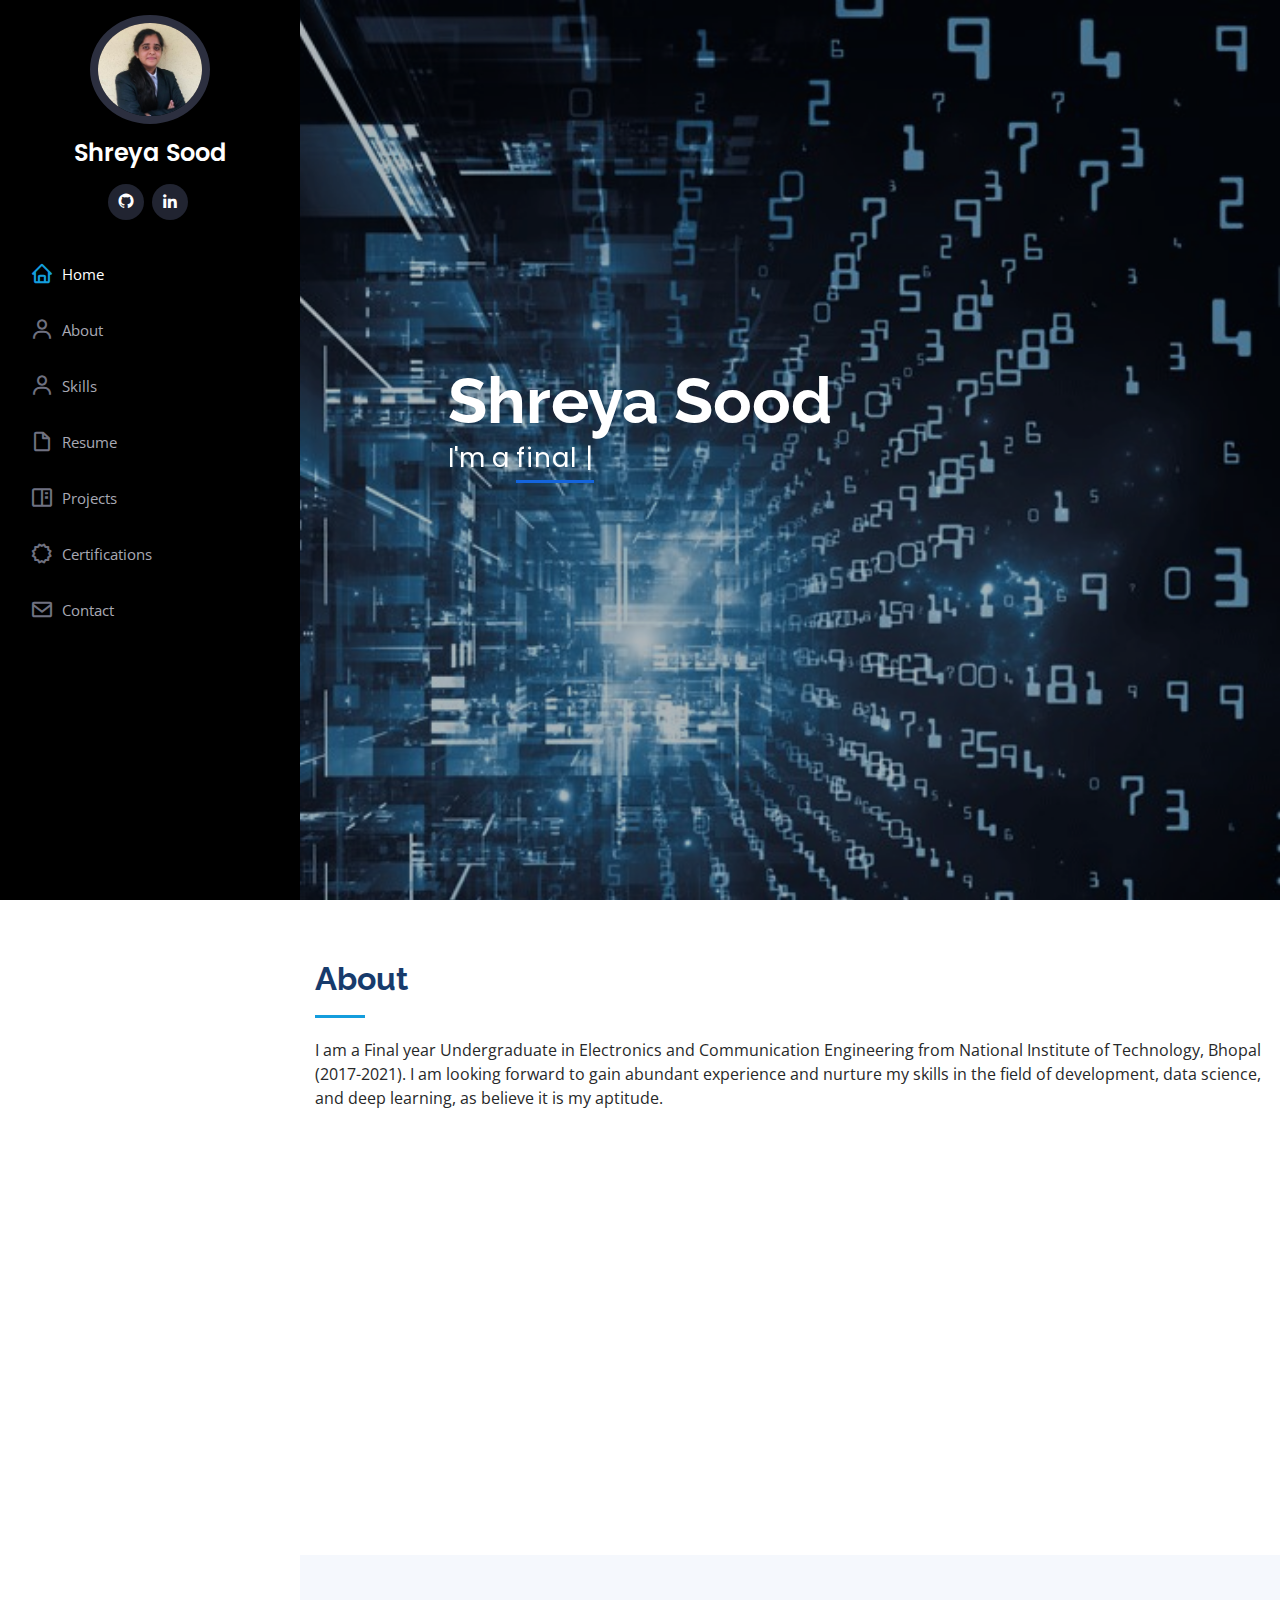
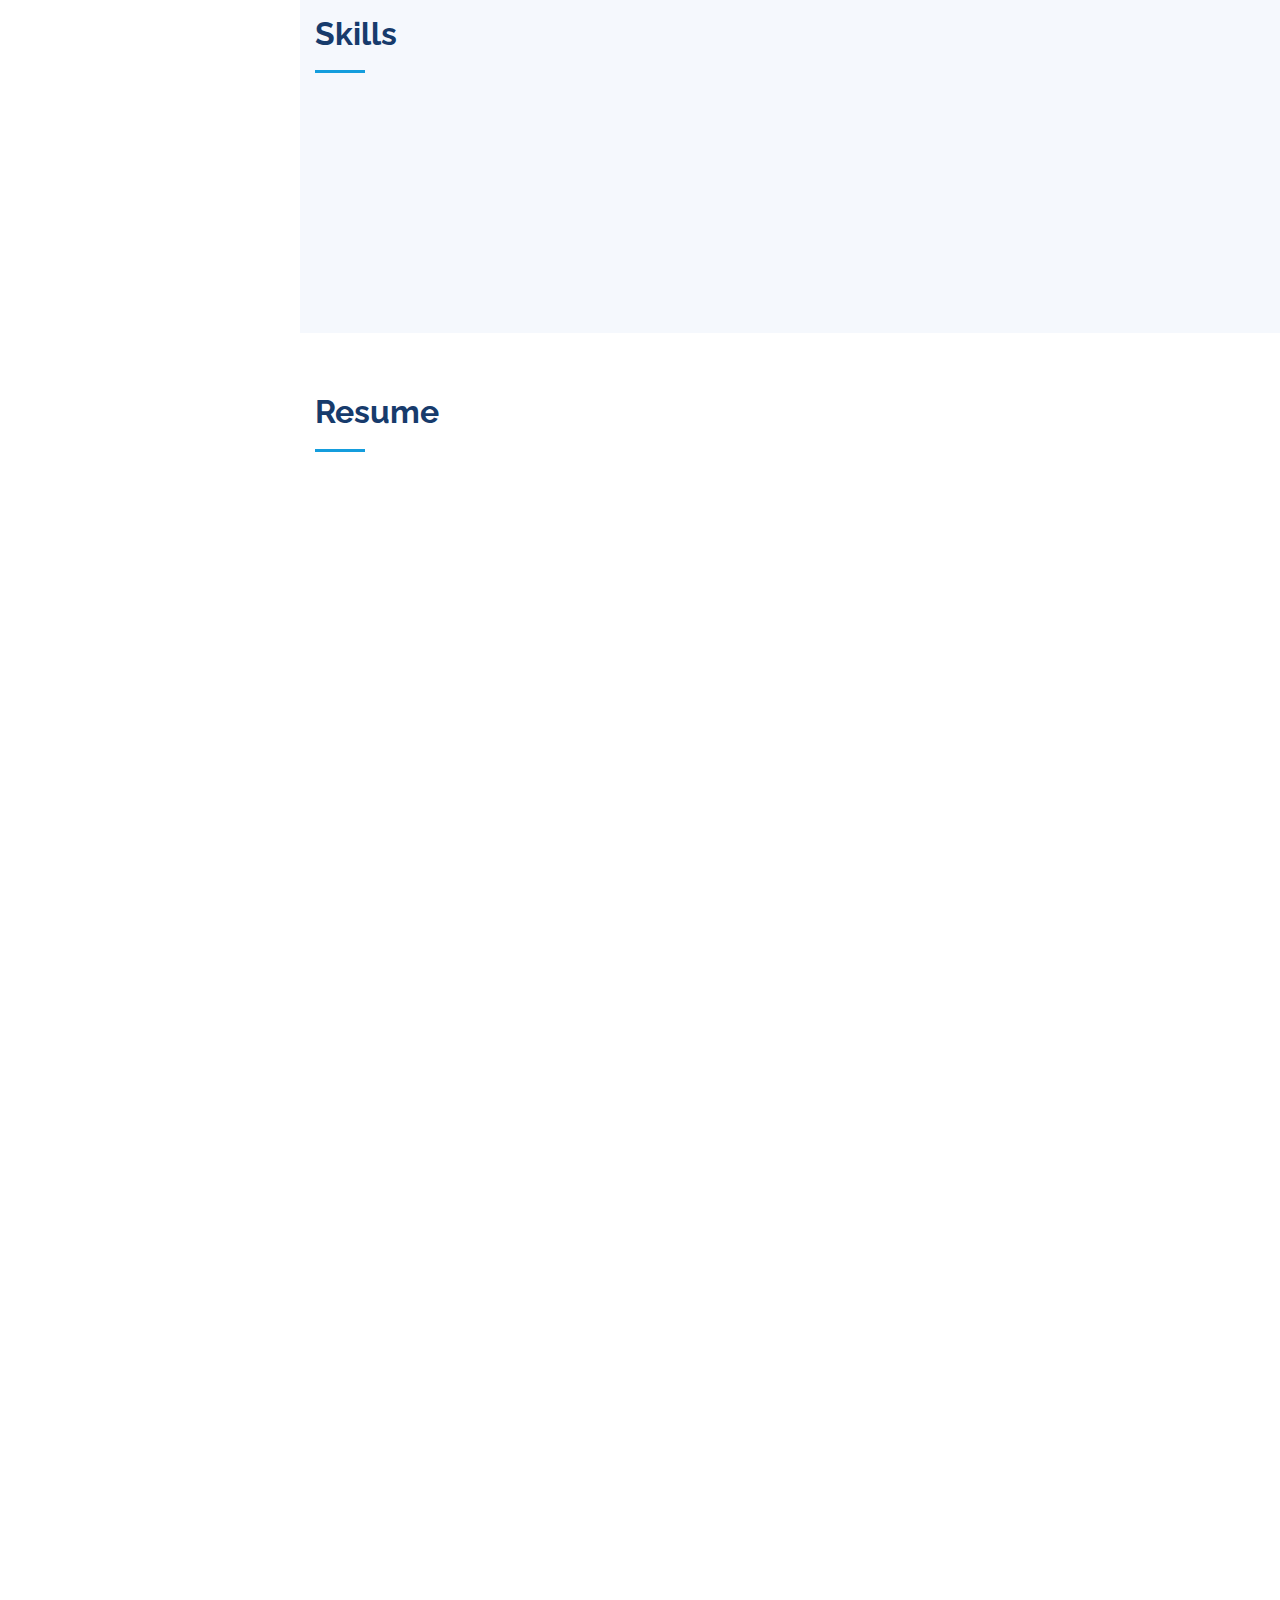
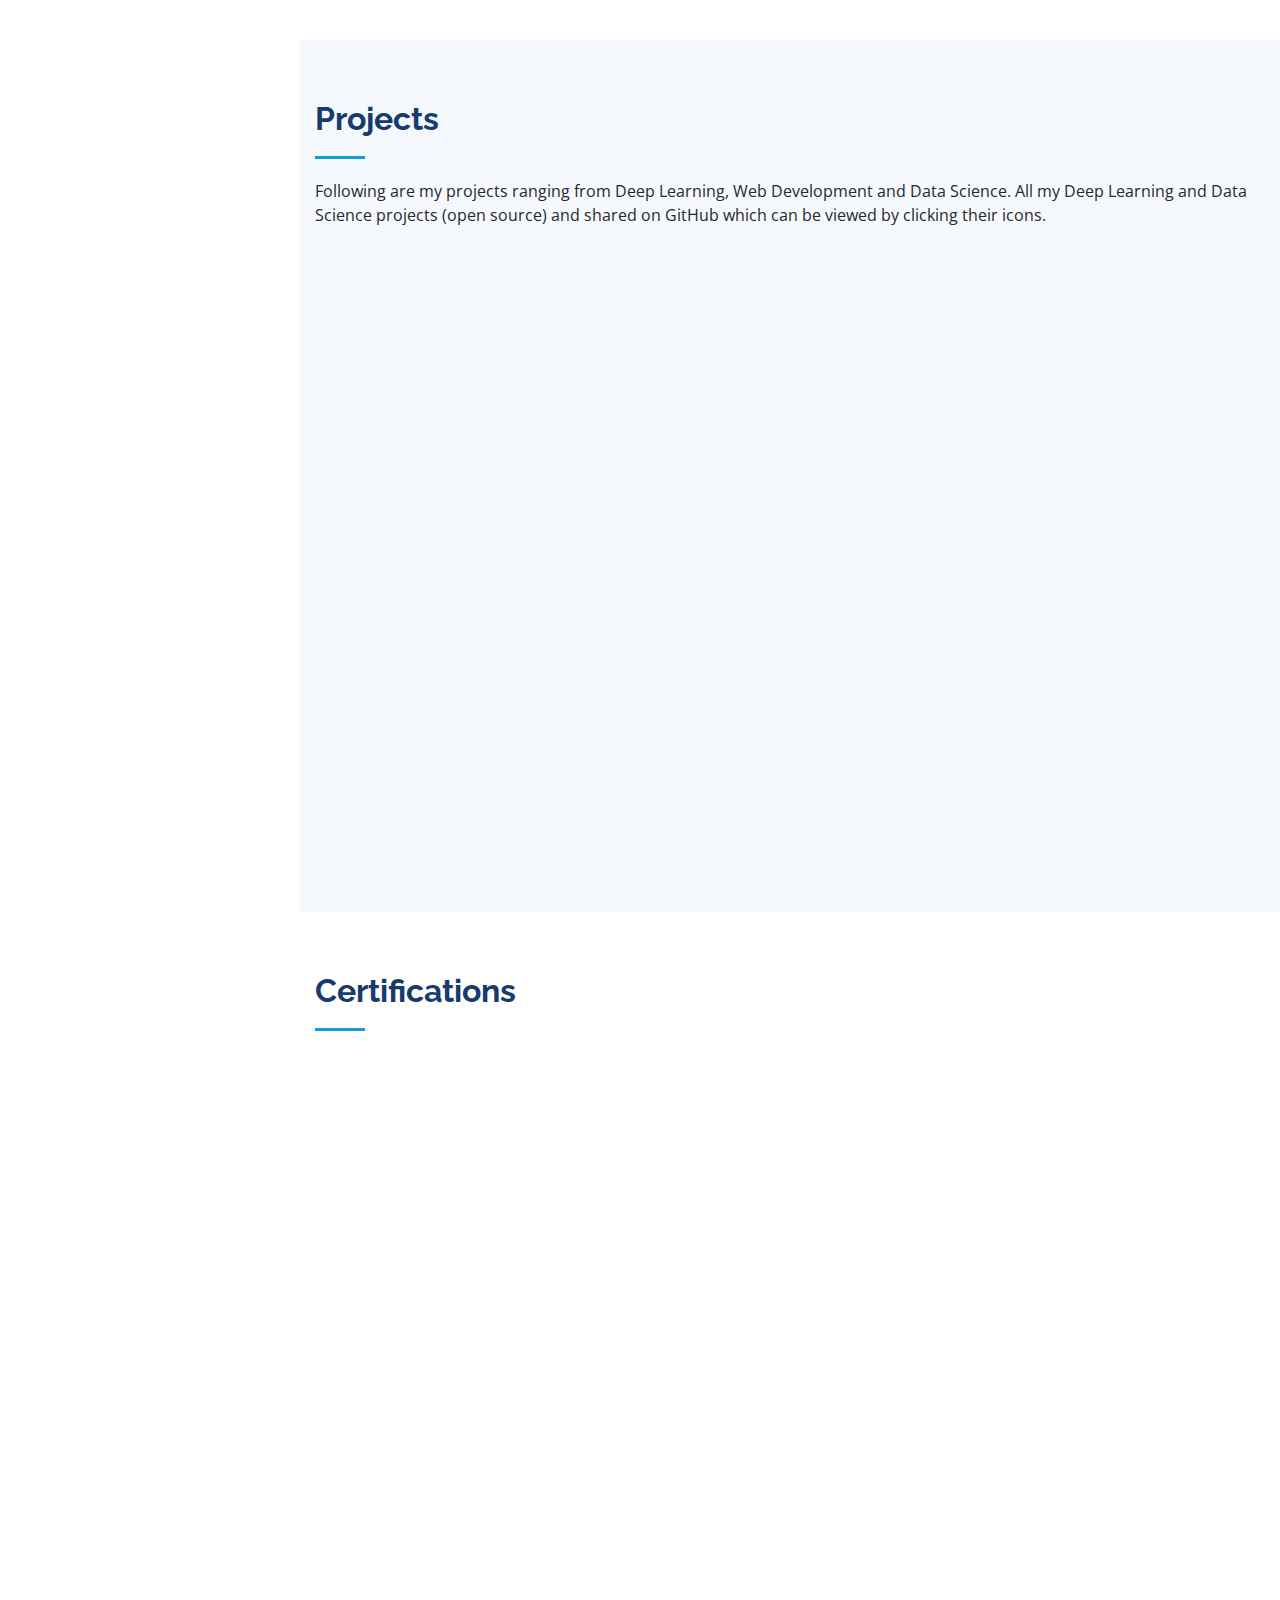
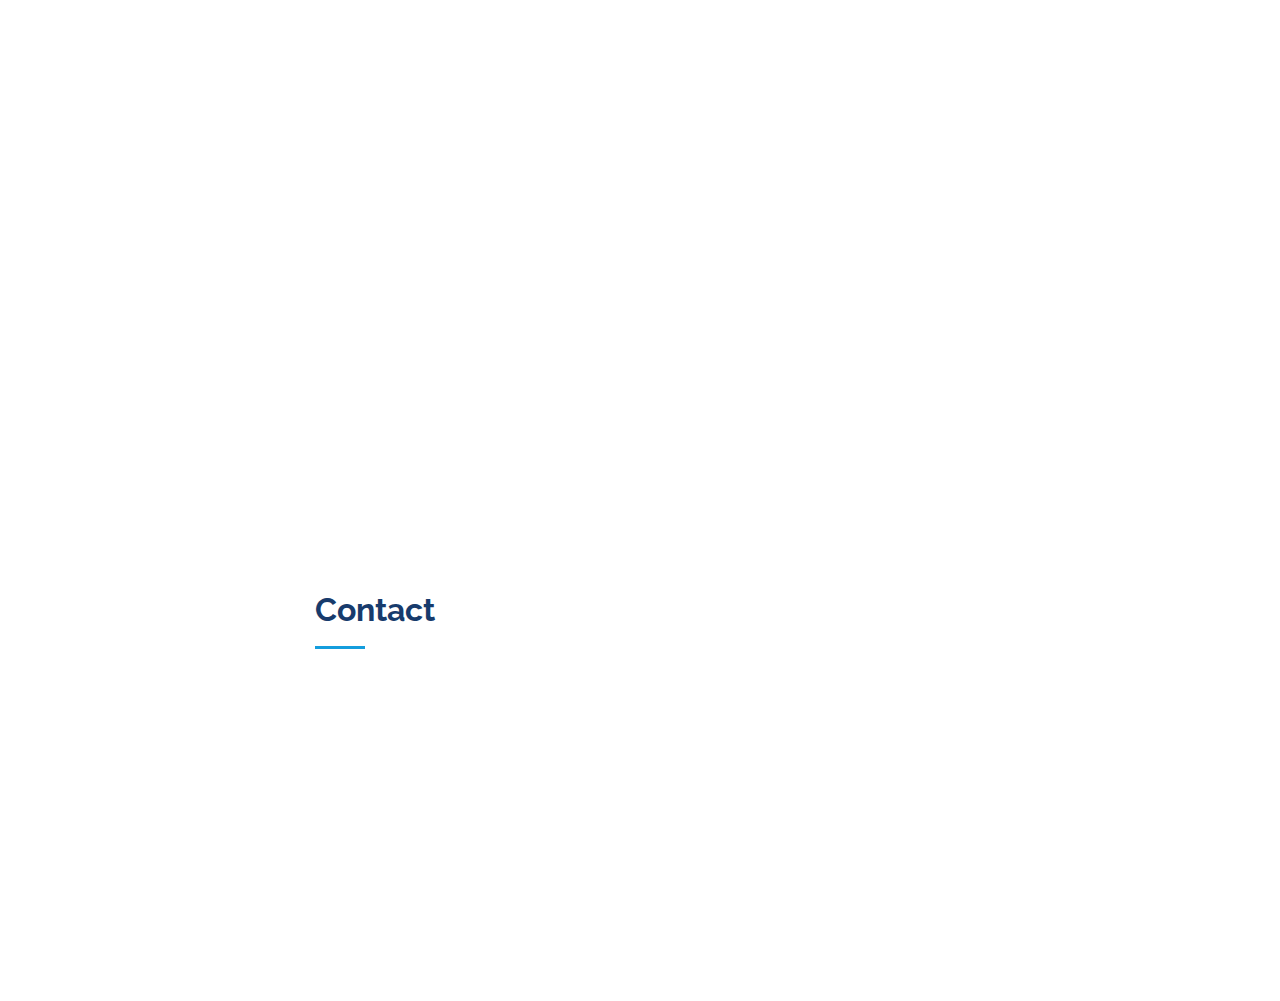
<file: index.html>
<!DOCTYPE html>
<html lang="en">

<head>
  <meta charset="utf-8">
  <meta content="width=device-width, initial-scale=1.0" name="viewport">

  <title>Shreya Sood</title>
  <meta content="" name="description">
  <meta content="" name="keywords">

  <!-- Favicons -->
  <link href="assets/img/favicon.png" rel="icon">
  <link href="assets/img/apple-touch-icon.png" rel="apple-touch-icon">

  <!-- Google Fonts -->
  <link href="https://fonts.googleapis.com/css?family=Open+Sans:300,300i,400,400i,600,600i,700,700i|Raleway:300,300i,400,400i,500,500i,600,600i,700,700i|Poppins:300,300i,400,400i,500,500i,600,600i,700,700i" rel="stylesheet">

  <!-- Vendor CSS Files -->
  <link href="assets/vendor/bootstrap/css/bootstrap.min.css" rel="stylesheet">
  <link href="assets/vendor/icofont/icofont.min.css" rel="stylesheet">
  <link href="assets/vendor/boxicons/css/boxicons.min.css" rel="stylesheet">
  <link href="assets/vendor/venobox/venobox.css" rel="stylesheet">
  <link href="assets/vendor/owl.carousel/assets/owl.carousel.min.css" rel="stylesheet">
  <link href="assets/vendor/aos/aos.css" rel="stylesheet">

  <!-- Template Main CSS File -->
  <link href="assets/css/style.css" rel="stylesheet" type="text/css">
</head>

<body>
  <!-- ======= Mobile nav toggle button ======= -->
  <button type="button" class="mobile-nav-toggle d-xl-none"><i class="icofont-navigation-menu"></i></button>

  <!-- ======= Header ======= -->
  <header id="header">
    <div class="d-flex flex-column">

      <div class="profile">
        <img src="assets/img/profile-img.jpeg" alt="" class="img-fluid rounded-circle">
        
        <h1 class="text-light"><a href="index.html">Shreya Sood</a></h1>
        <div class="social-links mt-3 text-center">
          <a href="https://github.com/Shreya-124" class="github"><i class="bx bxl-github"></i></a>
          <a href="https://www.linkedin.com/in/shreya-s-08a22819b" class="linkedin"><i class="bx bxl-linkedin"></i></a>          
        </div>
      </div>

      <nav class="nav-menu">
        <ul>
          <li class="active"><a href="index.html"><i class="bx bx-home"></i> <span>Home</span></a></li>
          <li><a href="#about"><i class="bx bx-user"></i> <span>About</span></a></li>
          <li><a href="#skills"><i class="bx bx-user"></i> <span>Skills</span></a></li>
          <li><a href="#resume"><i class="bx bx-file-blank"></i> <span>Resume</span></a></li>
          <li><a href="#portfolio"><i class="bx bx-book-content"></i> Projects</a></li>
          <li><a href="#certification"><i class="bx bx-certification"></i> Certifications</a></li>
          <li><a href="#contact"><i class="bx bx-envelope"></i> Contact</a></li>
	
        </ul>
      </nav>
      <button type="button" class="mobile-nav-toggle d-xl-none"><i class="icofont-navigation-menu"></i></button>
    </div>
  </header>

  <!-- ======= Hero Section ======= -->
  <section id="hero" class="d-flex flex-column justify-content-center align-items-center">
    <div class="hero-container" data-aos="fade-in">
      <h1>Shreya Sood</h1>
      <p>I'm a <span class="typed" data-typed-items="final year undergraduate, full stack developer, competitive coder, data science enthusiast"></span></p>
    </div>
  </section><!-- End Hero -->

  <main id="main">

    <!-- ======= About Section ======= -->
    <section id="about" class="about">
      <div class="container">

        <div class="section-title">
          <h2>About</h2>
          <p>I am a Final year Undergraduate in Electronics and Communication Engineering from National Institute of Technology, Bhopal (2017-2021). I am looking forward to gain abundant experience and nurture my skills in the field of development, data science, and deep learning, as believe it is my aptitude.</p>
        </div>

        <div class="row">
          <div class="col-lg-4" data-aos="fade-right">
            <img src="assets/img/new.jpeg" class="img-fluid" alt="">
          </div>
          <div class="col-lg-8 pt-4 pt-lg-0 content" data-aos="fade-left">
            <h3>Web Developer | ML Enthusiast | Competitive Coder</h3>
            <p class="font-italic">
              I enjoy playing with algorithms, developing applications and exploring new possibilities in the field.
            </p>
            <div class="row">
              <div class="col-lg-6">
                <ul>
                  <li><i class="icofont-rounded-right"></i> <strong>Website:</strong> Shreya-124.github.io </li>
                  <li><i class="icofont-rounded-right"></i> <strong>City:</strong> Bhopal,M.P.,India</li>
                </ul>
              </div>
              <div class="col-lg-6">
                <ul>
                  <li><i class="icofont-rounded-right"></i> <strong>Degree:</strong> B. Tech. in ECE</li>
                  <li><i class="icofont-rounded-right"></i> <strong>Email:</strong> soodshreya702@gmail.com</li>
                </ul>
              </div>
            </div>
            <p>
              I have done projects majorly in Data Science and Deep Learning. These projects includes data analysis, data visualization, machine learning modelling/deployment, deep learning techniques, python scripting, data visualization and feature engineering.
            </p>
            <a href="assets/Shreya.pdf" download>Download My Resume</a>
          </div>
        </div>

      </div>
    </section><!-- End About Section -->

   
    <!-- ======= Skills Section ======= -->
    <section id="skills" class="skills section-bg">
      <div class="container">

        <div class="section-title">
          <h2>Skills</h2>
        </div>

        <div class="row skills-content">

          <div class="col-lg-6" data-aos="fade-up">

            <div class="progress">
              <span class="skill">Python <i class="val">90%</i></span>
              <div class="progress-bar-wrap">
                <div class="progress-bar" role="progressbar" aria-valuenow="90" aria-valuemin="0" aria-valuemax="100"></div>
              </div>
            </div>

            <div class="progress">
              <span class="skill">C++ <i class="val">90%</i></span>
              <div class="progress-bar-wrap">
                <div class="progress-bar" role="progressbar" aria-valuenow="90" aria-valuemin="0" aria-valuemax="100"></div>
              </div>
            </div>

            <div class="progress">
              <span class="skill">HTML <i class="val">85%</i></span>
              <div class="progress-bar-wrap">
                <div class="progress-bar" role="progressbar" aria-valuenow="85" aria-valuemin="0" aria-valuemax="100"></div>
              </div>
            </div>

          </div>

          <div class="col-lg-6" data-aos="fade-up" data-aos-delay="100">

            <div class="progress">
              <span class="skill">CSS <i class="val">80%</i></span>
              <div class="progress-bar-wrap">
                <div class="progress-bar" role="progressbar" aria-valuenow="80" aria-valuemin="0" aria-valuemax="100"></div>
              </div>
            </div>

            <div class="progress">
              <span class="skill">SQL <i class="val">85%</i></span>
              <div class="progress-bar-wrap">
                <div class="progress-bar" role="progressbar" aria-valuenow="85" aria-valuemin="0" aria-valuemax="100"></div>
              </div>
            </div>

            <div class="progress">
              <span class="skill">Php <i class="val">80%</i></span>
              <div class="progress-bar-wrap">
                <div class="progress-bar" role="progressbar" aria-valuenow="80" aria-valuemin="0" aria-valuemax="100"></div>
              </div>
            </div>

          </div>

        </div>

      </div>
    </section>

    
    <section id="resume" class="resume">
      <div class="container">

        <div class="section-title">
          <h2>Resume</h2>
        </div>

        <div class="row">
            <div class="col-lg-6 float-left" data-aos="fade-up">
                  <img src="assets/img/manit.png">
            </div>
          <div class="col-lg-6 float-right" data-aos="fade-up" style="font-family:Poppins, sans-serif;">
                  <ul>
                      <li><b>B.Tech. -</b> Electronics and Communication Engineering</li>
                      <li><b>Email:</b> soodshreya702@gmail.com</li>
                      <li>Bhopal, Madhya Pradesh, India - 462023</li>
                  </ul>
          </div>
        </div>
                  <div class="row">
          <div class="col-lg-12" data-aos="fade-up">
            <h3 class="resume-title">Summary</h3>
            <div class="resume-item pb-0">
              <h4>Shreya Sood</h4>
              <p><em>Innovative and focused under graduate with experience work in developing data driven projects ranging from data visualization dashboards to machine learning case studies.</em></p>
              <ul>
                <li>Interests : Anchoring, Poetry, Drawing</li>
                <li>Hobbies : Sketching, Public Speaking</li>
              </ul>
            </div>

            <h3 class="resume-title">Education</h3>
            <div class="resume-item">
              <h4>Bachelor of Technology &amp; Electronics and Communication</h4>
              <h5>2017 - 2021</h5>
              <p><em>National Institute of Technology, Bhopal, M.P.</em></p>
              <ul>
              <li>Final year undergraduate in ECE engineering with good academic and social performance.</li>
              <li>CPI: 9.52</li>
              </ul>
            </div>
          </div>
        </div>
           <div class="row">
              <div class="col-lg-12" data-aos="fade-up">

			<div class="resume-item">
              <h4>High School &amp; CBSE</h4>
              <h5>2017</h5>
              <p><em>St.Xaviers Sr.Sec.Co-ed School, Bhopal, M.P.</em></p>
              <ul>
              <li>CBSE Board Percentage : 89.6%</li>
              </ul>
            </div>
            <br/>

            <div class="resume-item">
              <h4>Vocational Trainee</h4>
              <h5>April-May(2020)</h5>
              <p><em>Web Development,Internshala</em></p>
              <ul>
                  <li>As a trainee I was introduced to HTML,CSS,Bootstrap,SQL and PHP.</li>
              </ul>
              <a href="assets/web.pdf" download>View Certificate<i class="bx bx-link"></i></a>
            </div>
        </div>
        </div>
    </section>

    <!-- ======= Portfolio Section ======= -->
    <section id="portfolio" class="portfolio section-bg">
      <div class="container">

        <div class="section-title">
          <h2>Projects</h2>
          <p>Following are my projects ranging from Deep Learning, Web Development and Data Science. All my Deep Learning and Data Science projects (open source) and shared on GitHub which can be viewed by clicking their icons.</p>
        </div>

        <div class="row" data-aos="fade-up">
          <div class="col-lg-12 d-flex justify-content-center">
            <ul id="portfolio-flters">
              <li data-filter="*" class="filter-active">All</li>
              <li data-filter=".filter-app">Deep Learning</li>
              <li data-filter=".filter-web">Web Development</li>
              <li data-filter=".filter-card">Data Science</li>
            </ul>
          </div>
        </div>

        <div class="row portfolio-container" data-aos="fade-up" data-aos-delay="150">

          <div class="col-lg-4 col-md-6 portfolio-item filter-app">
            <div class="portfolio-wrap">
              <img src="assets/img/portfolio/portfolio-1.png" class="img-fluid" alt="">
              <div class="portfolio-links">
                <a href="portfolio-details1.html" title="About"><i class="bx bx-link"></i></a>
              </div>
              <div>
                <h5>Sign Language Recognition</h5>
              </div>
            </div>
          </div>

          <div class="col-lg-4 col-md-6 portfolio-item filter-card">
            <div class="portfolio-wrap">
              <img src="assets/img/portfolio/portfolio-3.png" class="img-fluid" alt="">
              <div class="portfolio-links">
              <a href="portfolio-details3.html" title="More Details"><i class="bx bx-link"></i></a>
              </div>
              <div>
                <h5>Real Estate Price Prediction Project</h5>
              </div>
            </div>
          </div>
             <div class="col-lg-4 col-md-6 portfolio-item filter-web">
            <div class="portfolio-wrap">
              <img src="assets/img/portfolio/portfolio.png" class="img-fluid" alt="">
              <div class="portfolio-links">
              <a href="portfolio-details2.html" title="About"><i class="bx bx-link"></i></a>
              </div>
              <div>
                <h5>E-Commerce Website </h5>
              </div>
            </div>
          </div>
            <div class="col-lg-4 col-md-6 portfolio-item filter-card"></div>
          <div class="col-lg-4 col-md-6 portfolio-item filter-card">
            <div class="portfolio-wrap">
              <img src="assets/img/portfolio/portfolio-8.jpg" class="img-fluid" alt="">
              <div class="portfolio-links">
              <a href="portfolio-details4.html" title="More Details"><i class="bx bx-link"></i></a>
              </div>
              <div>
                <h5>Titanic-Survival</h5>
              </div>
            </div>
          </div>

        </div>
    </section><!-- End Portfolio Section -->

    
    


    <!--CERTIFICATIONS-->
    <section id ="certification" class="certification"> 
    	<div class="container">

	    	<div class="section-title">
	          <h2>Certifications</h2>
	        </div>
			
			<div class="row portfolio-container" data-aos="fade-up" data-aos-delay="150">
				

			<div class="col-lg-4 col-md-6 portfolio-item filter-card">
            <div class="portfolio-wrap">
              <div class="portfolio-links">
              	<div class="resume-item">
	              <h4>DAT275x: Principles of Machine Learning: Python Edition</h4>
	              <h5>2019</h5>
	              <p><em>Microsoft Certification</em></p>
	              <p>This course made me familiar with Data exploration, preparation and cleaning
                        Supervised machine learning techniques
                        Unsupervised machine learning techniques
                        Model performance improvement</p>
	              <a href="assets/download.pdf" download>View Certificate<i class="bx bx-link"></i></a>
            		<br> <br>
                </div>
        	      </div>

				</div>
	       </div>
     	


     	<div class="col-lg-4 col-md-6 portfolio-item filter-app">
            <div class="portfolio-wrap">
              <div class="portfolio-links">
              	<div class="resume-item">
	              <h4>Programming for Everybody (Getting Started with Python) by University of Michigan</h4>
	              <h5>2019</h5>
	              <p><em>University Of Michigan Certification</em></p>
	              <p>The course introduced me to a new programming language Python and helped me implement it in easy and understandable form.</p>
	              <a href="assets/Python.pdf" download>View Certificate<i class="bx bx-link"></i></a>
			         <br> <br>
               	</div>
        	      </div>

				</div>
	       </div>
     	



				<div class="col-lg-4 col-md-6 portfolio-item filter-card">
		            <div class="portfolio-wrap">
		              <div class="portfolio-links">
		              	<div class="resume-item">
			              <h4>Neural Networks and Deep Learning</h4>
			              <h5>2019</h5>
			              <p><em>deeplearning.ai Certification</em></p>
			              <p>This course guided me to build, train and apply fully connected deep neural networks - Know how to implement efficient (vectorized) neural networks - Understand the key parameters in a neural network's architecture </p>
			              <a href="assets/neural.pdf" download>View Certificate<i class="bx bx-link"></i></a>
                    <br> <br>
	            		</div>
	        	      </div>

					</div>
		       </div>

        <div class="col-lg-4 col-md-6 portfolio-item filter-card">
                <div class="portfolio-wrap">
                  <div class="portfolio-links">
                    <div class="resume-item">
                      
                    <h4>Improving Deep Neural Networks: Hyperparameter tuning, Regularization and Optimization</h4>
                    <h5>2020</h5>
                    <p><em>deeplearning.ai Certification</em></p>
                    <p>This course helped me to:<br/></p>
                    <ul>
                      <li>Effectively use the common neural network "tricks", including initialization, L2 and dropout regularization, Batch normalization and gradient checking </li>
                      <li>Apply a variety of optimization algorithms, such as mini-batch gradient descent, Momentum, RMSprop and Adam, and check for their convergence.</li> 
                      <li>Implement a neural network in TensorFlow.</li>
                    </ul>
   
                    <a href="assets/hyper.pdf" download>View Certificate<i class="bx bx-link"></i></a>

                  </div>
                  </div>

          </div>
           </div>
                            <div class="col-lg-4 col-md-6 portfolio-item filter-card">
                <div class="portfolio-wrap">
                  <div class="portfolio-links">
                    <div class="resume-item">
                      
                    <h4>Structuring Machine Learning Projects</h4>
                    <h5>2020</h5>
                    <p><em>deeplearning.ai Certification</em></p>
                    <p>This course helped me understand how:<br/></p>
                    <ul>
                        <li>to diagnose errors in a machine learning system</li>
                        <li>to prioritize the most promising directions for reducing error</li>
                        <li>to understand complex ML settings, such as mismatched training/test sets, and comparing to and/or surpassing human-level performance</li>
                        <li>how to apply end-to-end learning, transfer learning, and multi-task learning </li>
                    
                    </ul>
 
                    <a href="assets/struct.pdf" download>View Certificate<i class="bx bx-link"></i></a>

                  </div>
                  </div>

          </div>
           </div>
                            <div class="col-lg-4 col-md-6 portfolio-item filter-card">
                <div class="portfolio-wrap">
                  <div class="portfolio-links">
                    <div class="resume-item">
                      
                    <h4>Build a Full Website using Wordpress</h4>
                    <h5>2020</h5>
                    <p><em>Coursera Guided Project</em></p>
                    <p>This Certification is a part of Coursera Guided Project.<br/>This involved making a website on Wordpress along with the Instructor.<br/>This Involved:<br/></p>
                    <ul>
                        <li>Set up a New Site for Development in Wordpress</li>
                        <li>Update Homepage Settings and Edit Content</li>
                        <li>Edit the Homepage</li>
                        <li>Add and Link Secondary Webpages</li>
                        <li>Edit and Publish Webpages and Blogposts</li>
                        <li>Embed Links</li>
                        <li>Add Social Media Buttons</li>
                    </ul>
                    <a href="assets/wordpress full.pdf" download>View Certificate<i class="bx bx-link"></i></a>

                  </div>
                  </div>

          </div>
           </div>
     	</div>

    </section> 







    <!-- ======= Contact Section ======= -->
    <section id="contact" class="contact">
      <div class="container">

        <div class="section-title">
          <h2>Contact</h2>
        </div>

        <div class="row" data-aos="fade-in">

          <div class="col-lg-5 d-flex align-items-stretch">
           <div class="info">
              <div class="email">
                <i class="icofont-envelope"></i>
                <h4>Email:</h4>
                <p>soodshreya702@gmail.com</p>
              </div>
			            
			              <div class="linkedin">
							
							<div class="LI-profile-badge"  data-version="v1" data-size="medium" data-locale="en_US" data-type="vertical" data-theme="dark" data-vanity="shreya-s-08a22819b"><a class="LI-simple-link" href='https://in.linkedin.com/in/shreya-s-08a22819b?trk=profile-badge'>Shreya S.</a></div>  

              
              </div>
</div>
  

		</div>

    </div>
          
          
 
			
    </section><!-- End Contact Section -->
    

  </main><!-- End #main -->

  <!-- ======= Footer ======= -->
  
  <a href="#" class="back-to-top"><i class="icofont-simple-up"></i></a>

  <!-- Vendor JS Files -->
  <script src="assets/vendor/jquery/jquery.min.js"></script>
  <script src="assets/vendor/bootstrap/js/bootstrap.bundle.min.js"></script>
  <script src="assets/vendor/jquery.easing/jquery.easing.min.js"></script>
  <script src="assets/vendor/php-email-form/validate.js"></script>
  <script src="assets/vendor/waypoints/jquery.waypoints.min.js"></script>
  <script src="assets/vendor/counterup/counterup.min.js"></script>
  <script src="assets/vendor/isotope-layout/isotope.pkgd.min.js"></script>
  <script src="assets/vendor/venobox/venobox.min.js"></script>
  <script src="assets/vendor/owl.carousel/owl.carousel.min.js"></script>
  <script src="assets/vendor/typed.js/typed.min.js"></script>
  <script src="assets/vendor/aos/aos.js"></script>
  <script type="text/javascript" src="https://platform.linkedin.com/badges/js/profile.js" async defer></script>
  <!-- Template Main JS File -->
  <script src="assets/js/main.js"></script>


</body>

</html>
</file>
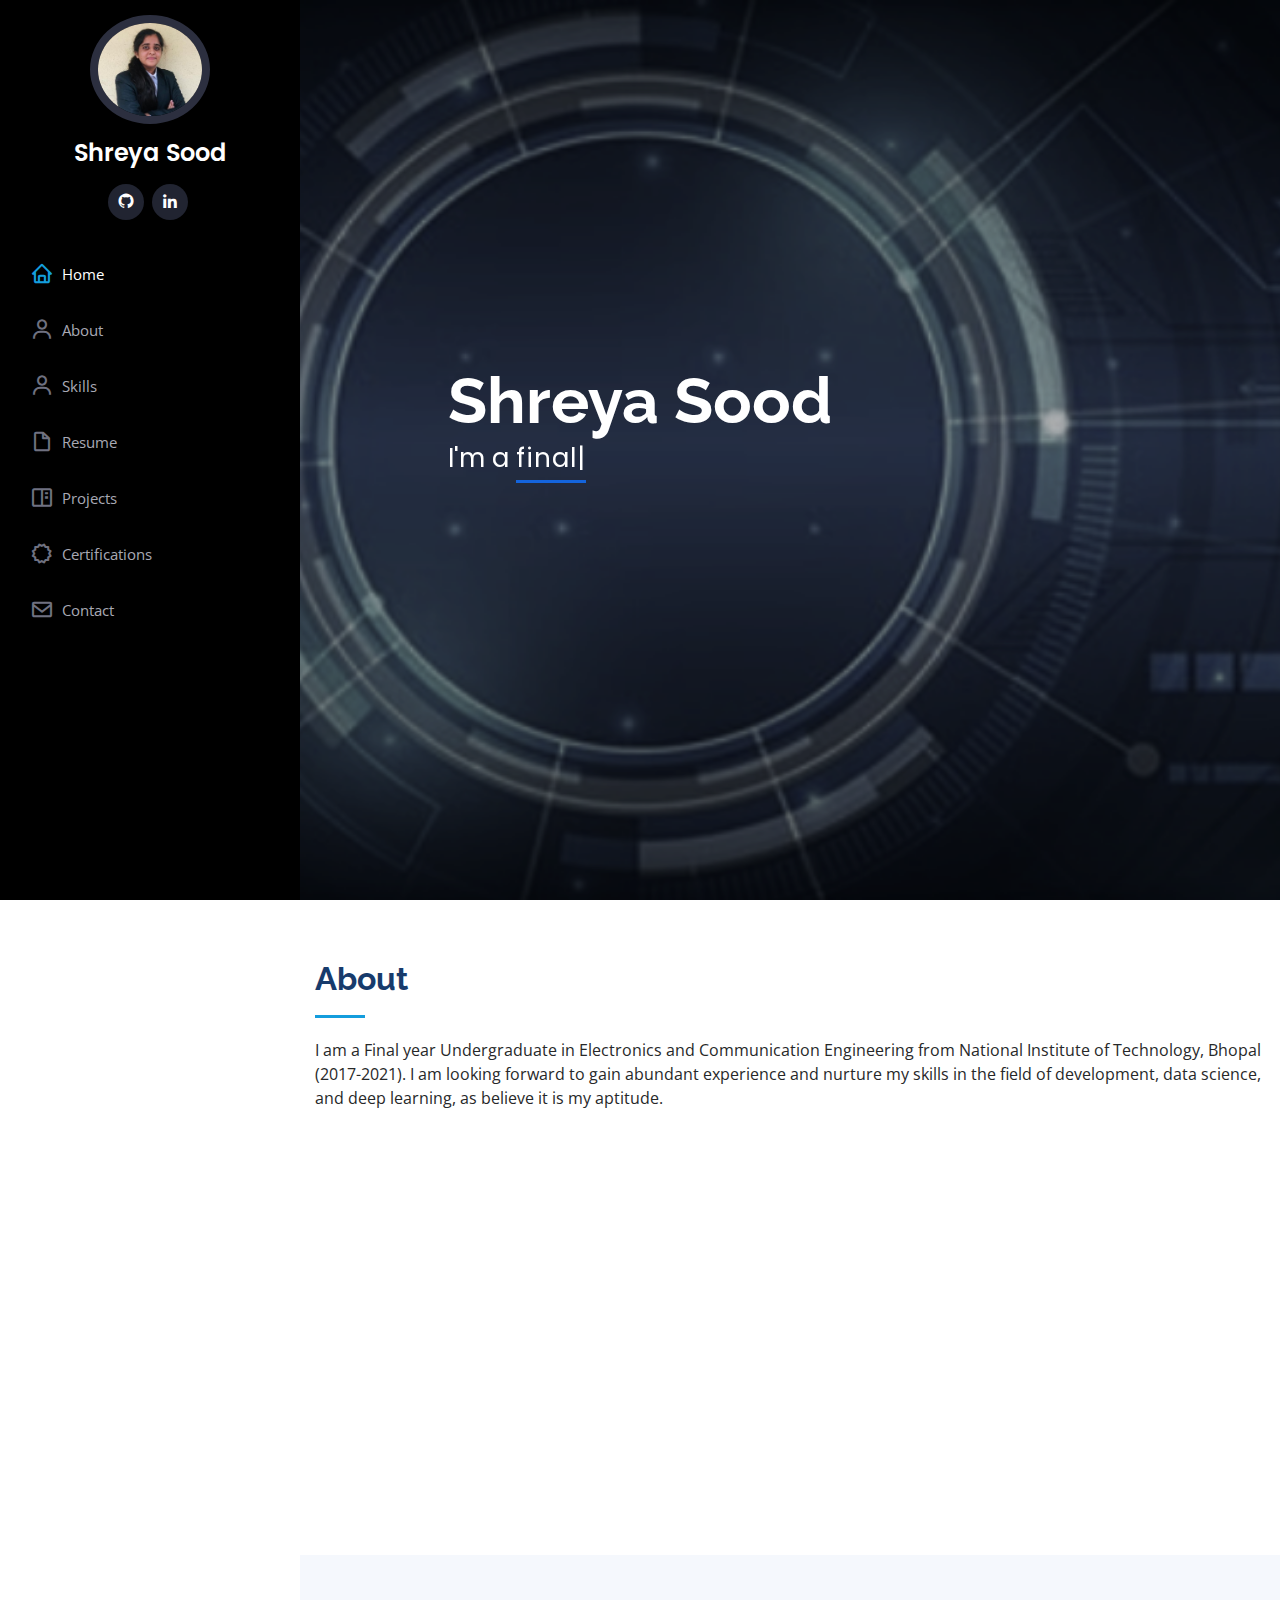
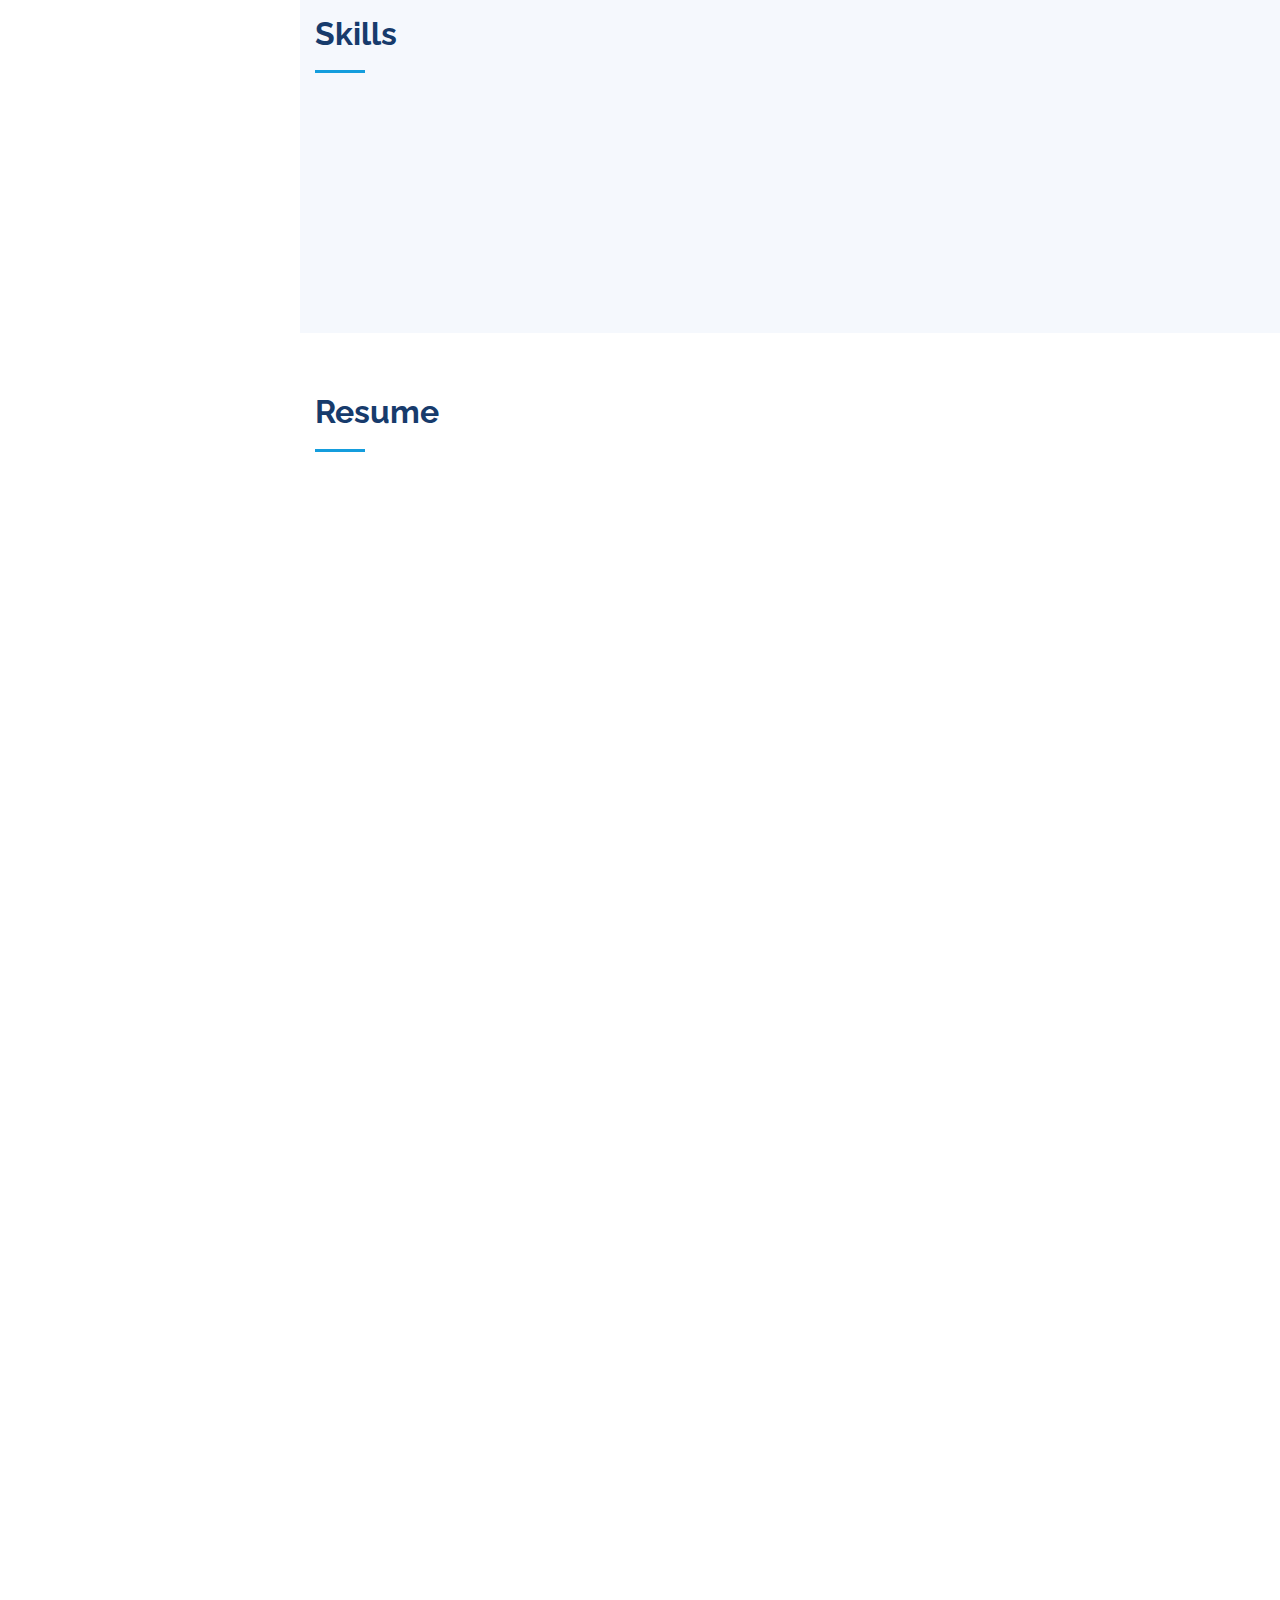
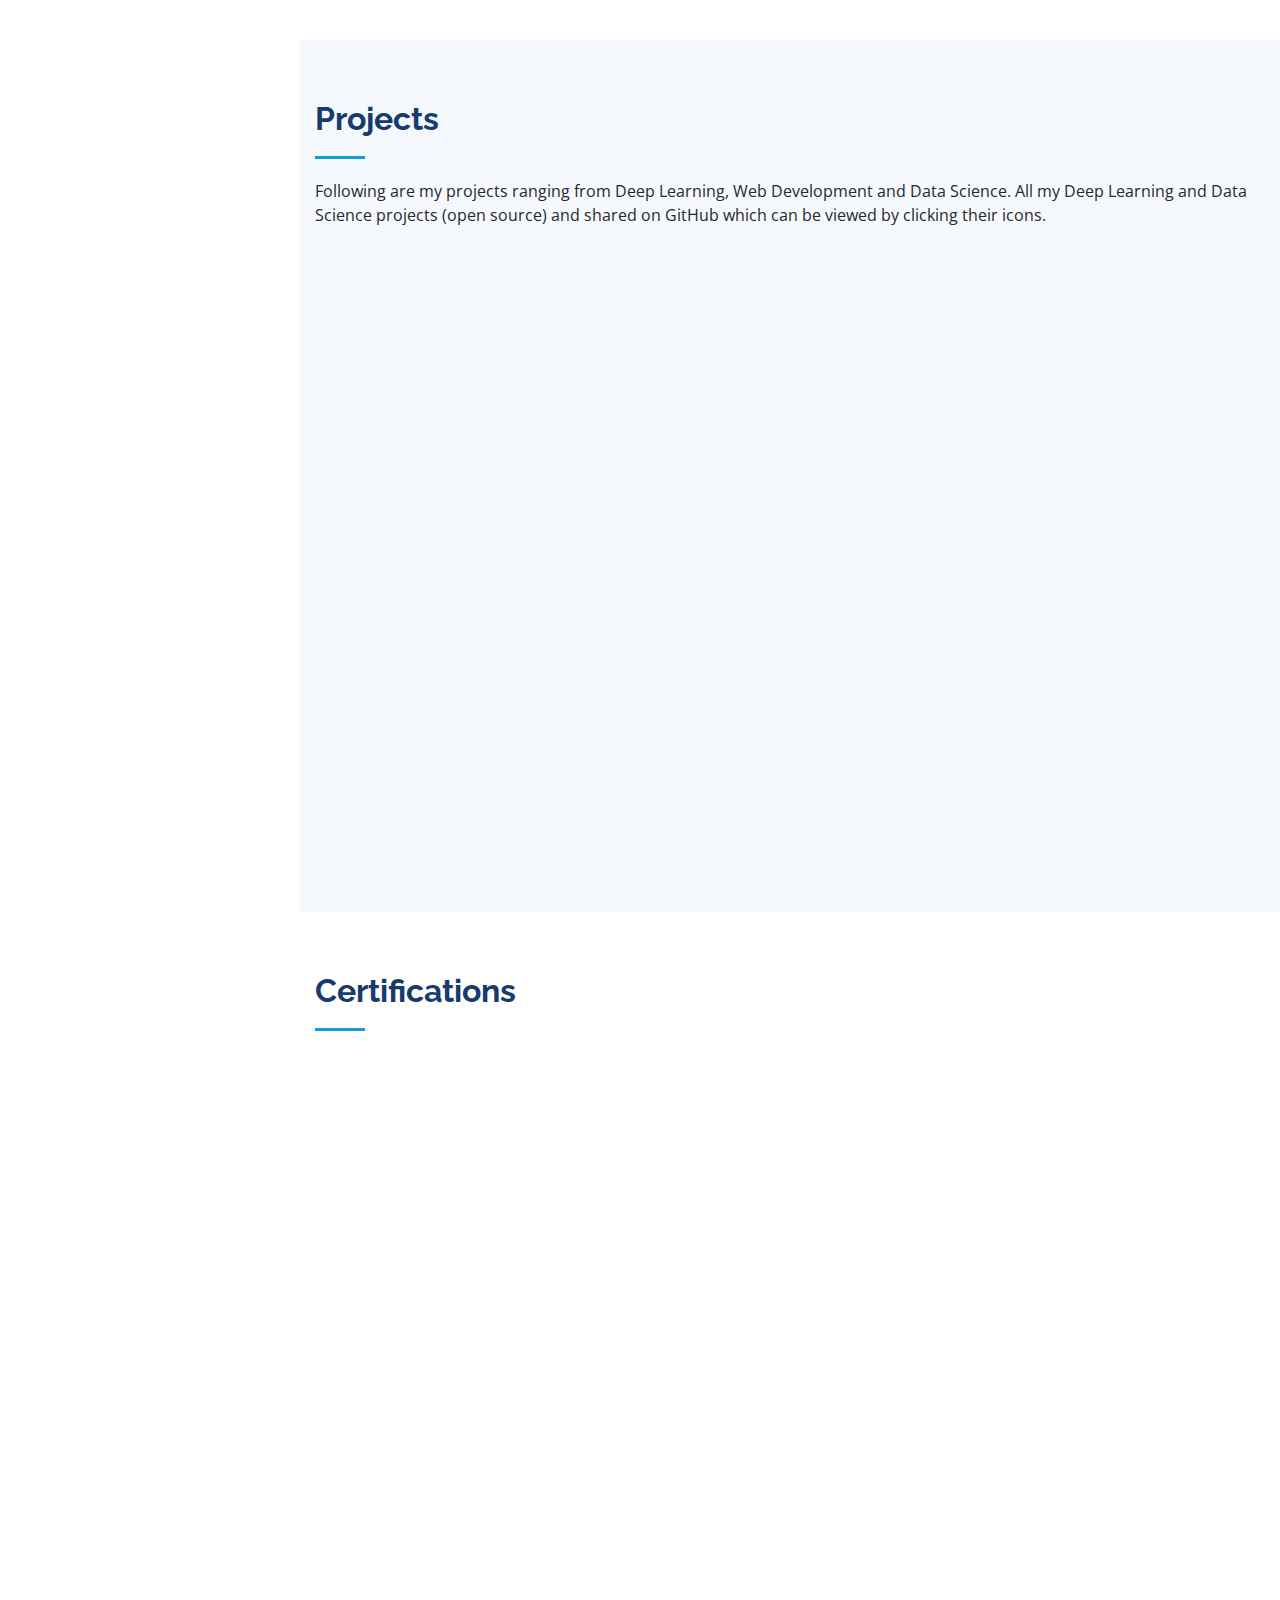
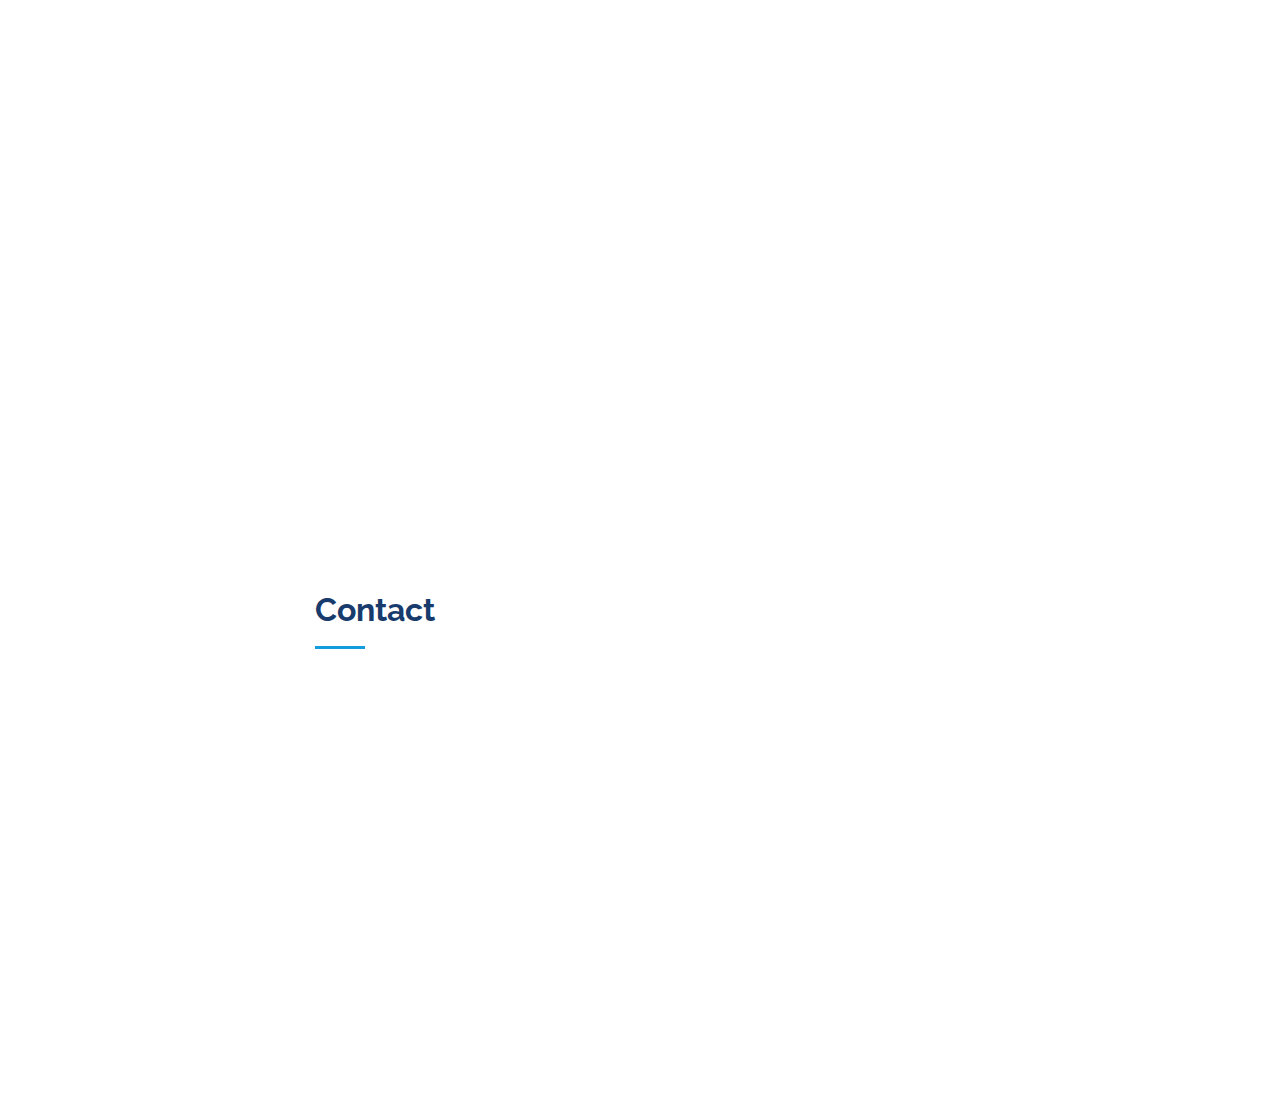
<file: absolute/index.html>
<!DOCTYPE html>
<html lang="en">

<head>
  <meta charset="utf-8">
  <meta content="width=device-width, initial-scale=1.0" name="viewport">

  <title>Shreya Sood</title>
  <meta content="" name="description">
  <meta content="" name="keywords">

  <!-- Favicons -->
  <link href="assets/img/favicon.png" rel="icon">
  <link href="assets/img/apple-touch-icon.png" rel="apple-touch-icon">

  <!-- Google Fonts -->
  <link href="https://fonts.googleapis.com/css?family=Open+Sans:300,300i,400,400i,600,600i,700,700i|Raleway:300,300i,400,400i,500,500i,600,600i,700,700i|Poppins:300,300i,400,400i,500,500i,600,600i,700,700i" rel="stylesheet">

  <!-- Vendor CSS Files -->
  <link href="assets/vendor/bootstrap/css/bootstrap.min.css" rel="stylesheet">
  <link href="assets/vendor/icofont/icofont.min.css" rel="stylesheet">
  <link href="assets/vendor/boxicons/css/boxicons.min.css" rel="stylesheet">
  <link href="assets/vendor/venobox/venobox.css" rel="stylesheet">
  <link href="assets/vendor/owl.carousel/assets/owl.carousel.min.css" rel="stylesheet">
  <link href="assets/vendor/aos/aos.css" rel="stylesheet">

  <!-- Template Main CSS File -->
  <link href="assets/css/style.css" rel="stylesheet" type="text/css">
</head>

<body>
  <!-- ======= Mobile nav toggle button ======= -->
  <button type="button" class="mobile-nav-toggle d-xl-none"><i class="icofont-navigation-menu"></i></button>

  <!-- ======= Header ======= -->
  <header id="header">
    <div class="d-flex flex-column">

      <div class="profile">
        <img src="assets/img/profile-img.jpeg" alt="" class="img-fluid rounded-circle">
        
        <h1 class="text-light"><a href="index.html">Shreya Sood</a></h1>
        <div class="social-links mt-3 text-center">
          <a href="https://github.com/Shreya-124" class="github"><i class="bx bxl-github"></i></a>
          <a href="https://www.linkedin.com/in/shreya-s-08a22819b" class="linkedin"><i class="bx bxl-linkedin"></i></a>          
        </div>
      </div>

      <nav class="nav-menu">
        <ul>
          <li class="active"><a href="index.html"><i class="bx bx-home"></i> <span>Home</span></a></li>
          <li><a href="#about"><i class="bx bx-user"></i> <span>About</span></a></li>
          <li><a href="#skills"><i class="bx bx-user"></i> <span>Skills</span></a></li>
          <li><a href="#resume"><i class="bx bx-file-blank"></i> <span>Resume</span></a></li>
          <li><a href="#portfolio"><i class="bx bx-book-content"></i> Projects</a></li>
          <li><a href="#certification"><i class="bx bx-certification"></i> Certifications</a></li>
          <li><a href="#contact"><i class="bx bx-envelope"></i> Contact</a></li>
	
        </ul>
      </nav>
      <button type="button" class="mobile-nav-toggle d-xl-none"><i class="icofont-navigation-menu"></i></button>
    </div>
  </header>

  <!-- ======= Hero Section ======= -->
  <section id="hero" class="d-flex flex-column justify-content-center align-items-center">
    <div class="hero-container" data-aos="fade-in">
      <h1>Shreya Sood</h1>
      <p>I'm a <span class="typed" data-typed-items="final year undergraduate, full stack developer, competitive coder, data science enthusiast"></span></p>
    </div>
  </section><!-- End Hero -->

  <main id="main">

    <!-- ======= About Section ======= -->
    <section id="about" class="about">
      <div class="container">

        <div class="section-title">
          <h2>About</h2>
          <p>I am a Final year Undergraduate in Electronics and Communication Engineering from National Institute of Technology, Bhopal (2017-2021). I am looking forward to gain abundant experience and nurture my skills in the field of development, data science, and deep learning, as believe it is my aptitude.</p>
        </div>

        <div class="row">
          <div class="col-lg-4" data-aos="fade-right">
            <img src="assets/img/new.jpeg" class="img-fluid" alt="">
          </div>
          <div class="col-lg-8 pt-4 pt-lg-0 content" data-aos="fade-left">
            <h3>Web Developer | ML Enthusiast | Competitive Coder</h3>
            <p class="font-italic">
              I enjoy playing with algorithms, developing applications and exploring new possibilities in the field.
            </p>
            <div class="row">
              <div class="col-lg-6">
                <ul>
                  <li><i class="icofont-rounded-right"></i> <strong>Website:</strong> Shreya-124.github.io </li>
                  <li><i class="icofont-rounded-right"></i> <strong>City:</strong> Bhopal,M.P.,India</li>
                </ul>
              </div>
              <div class="col-lg-6">
                <ul>
                  <li><i class="icofont-rounded-right"></i> <strong>Degree:</strong> B. Tech. in ECE</li>
                  <li><i class="icofont-rounded-right"></i> <strong>Email:</strong> soodshreya702@gmail.com</li>
                </ul>
              </div>
            </div>
            <p>
              I have done projects majorly in Data Science and Deep Learning. These projects includes data analysis, data visualization, machine learning modelling/deployment, deep learning techniques, python scripting, data visualization and feature engineering.
            </p>
            <a href="assets/Shreya.pdf" download>Download My Resume</a>
          </div>
        </div>

      </div>
    </section><!-- End About Section -->

   
    <!-- ======= Skills Section ======= -->
    <section id="skills" class="skills section-bg">
      <div class="container">

        <div class="section-title">
          <h2>Skills</h2>
        </div>

        <div class="row skills-content">

          <div class="col-lg-6" data-aos="fade-up">

            <div class="progress">
              <span class="skill">Python <i class="val">90%</i></span>
              <div class="progress-bar-wrap">
                <div class="progress-bar" role="progressbar" aria-valuenow="90" aria-valuemin="0" aria-valuemax="100"></div>
              </div>
            </div>

            <div class="progress">
              <span class="skill">C++ <i class="val">90%</i></span>
              <div class="progress-bar-wrap">
                <div class="progress-bar" role="progressbar" aria-valuenow="90" aria-valuemin="0" aria-valuemax="100"></div>
              </div>
            </div>

            <div class="progress">
              <span class="skill">HTML <i class="val">85%</i></span>
              <div class="progress-bar-wrap">
                <div class="progress-bar" role="progressbar" aria-valuenow="85" aria-valuemin="0" aria-valuemax="100"></div>
              </div>
            </div>

          </div>

          <div class="col-lg-6" data-aos="fade-up" data-aos-delay="100">

            <div class="progress">
              <span class="skill">CSS <i class="val">80%</i></span>
              <div class="progress-bar-wrap">
                <div class="progress-bar" role="progressbar" aria-valuenow="80" aria-valuemin="0" aria-valuemax="100"></div>
              </div>
            </div>

            <div class="progress">
              <span class="skill">SQL <i class="val">85%</i></span>
              <div class="progress-bar-wrap">
                <div class="progress-bar" role="progressbar" aria-valuenow="85" aria-valuemin="0" aria-valuemax="100"></div>
              </div>
            </div>

            <div class="progress">
              <span class="skill">Php <i class="val">80%</i></span>
              <div class="progress-bar-wrap">
                <div class="progress-bar" role="progressbar" aria-valuenow="80" aria-valuemin="0" aria-valuemax="100"></div>
              </div>
            </div>

          </div>

        </div>

      </div>
    </section>

    
    <section id="resume" class="resume">
      <div class="container">

        <div class="section-title">
          <h2>Resume</h2>
        </div>

        <div class="row">
            <div class="col-lg-6 float-left" data-aos="fade-up">
                  <img src="assets/img/manit.png">
            </div>
          <div class="col-lg-6 float-right" data-aos="fade-up" style="font-family:Poppins, sans-serif;">
                  <ul>
                      <li><b>B.Tech. -</b> Electronics and Communication Engineering</li>
                      <li><b>Email:</b> soodshreya702@gmail.com</li>
                      <li>Bhopal, Madhya Pradesh, India - 462023</li>
                  </ul>
          </div>
        </div>
                  <div class="row">
          <div class="col-lg-12" data-aos="fade-up">
            <h3 class="resume-title">Summary</h3>
            <div class="resume-item pb-0">
              <h4>Shreya Sood</h4>
              <p><em>Innovative and focused under graduate with experience work in developing data driven projects ranging from data visualization dashboards to machine learning case studies.</em></p>
              <ul>
                <li>Interests : Anchoring, Poetry, Drawing</li>
                <li>Hobbies : Sketching, Public Speaking</li>
              </ul>
            </div>

            <h3 class="resume-title">Education</h3>
            <div class="resume-item">
              <h4>Bachelor of Technology &amp; Electronics and Communication</h4>
              <h5>2017 - 2021</h5>
              <p><em>National Institute of Technology, Bhopal, M.P.</em></p>
              <ul>
              <li>Final year undergraduate in ECE engineering with good academic and social performance.</li>
              <li>CPI: 9.47</li>
              </ul>
            </div>
          </div>
        </div>
           <div class="row">
              <div class="col-lg-12" data-aos="fade-up">

			<div class="resume-item">
              <h4>High School &amp; CBSE</h4>
              <h5>2017</h5>
              <p><em>St.Xaviers Sr.Sec.Co-ed School, Bhopal, M.P.</em></p>
              <ul>
              <li>CBSE Board Percentage : 89.6%</li>
              </ul>
            </div>
            <br/>

            <div class="resume-item">
              <h4>Vocational Trainee</h4>
              <h5>April-May(2020)</h5>
              <p><em>Web Development,Internshala</em></p>
              <ul>
                  <li>As a trainee I was introduced to HTML,CSS,Bootstrap,SQL and PHP.</li>
              </ul>
              <a href="assets/web.pdf" download>View Certificate<i class="bx bx-link"></i></a>
            </div>
        </div>
        </div>
    </section>

    <!-- ======= Portfolio Section ======= -->
    <section id="portfolio" class="portfolio section-bg">
      <div class="container">

        <div class="section-title">
          <h2>Projects</h2>
          <p>Following are my projects ranging from Deep Learning, Web Development and Data Science. All my Deep Learning and Data Science projects (open source) and shared on GitHub which can be viewed by clicking their icons.</p>
        </div>

        <div class="row" data-aos="fade-up">
          <div class="col-lg-12 d-flex justify-content-center">
            <ul id="portfolio-flters">
              <li data-filter="*" class="filter-active">All</li>
              <li data-filter=".filter-app">Deep Learning</li>
              <li data-filter=".filter-web">Web Development</li>
              <li data-filter=".filter-card">Data Science</li>
            </ul>
          </div>
        </div>

        <div class="row portfolio-container" data-aos="fade-up" data-aos-delay="150">

          <div class="col-lg-4 col-md-6 portfolio-item filter-app">
            <div class="portfolio-wrap">
              <img src="assets/img/portfolio/portfolio-1.png" class="img-fluid" alt="">
              <div class="portfolio-links">
                <a href="portfolio-details1.html" title="About"><i class="bx bx-link"></i></a>
              </div>
              <div>
                <h5>Sign Language Recognition</h5>
              </div>
            </div>
          </div>

          <div class="col-lg-4 col-md-6 portfolio-item filter-card">
            <div class="portfolio-wrap">
              <img src="assets/img/portfolio/portfolio-3.png" class="img-fluid" alt="">
              <div class="portfolio-links">
              <a href="portfolio-details3.html" title="More Details"><i class="bx bx-link"></i></a>
              </div>
              <div>
                <h5>Real Estate Price Prediction Project</h5>
              </div>
            </div>
          </div>
             <div class="col-lg-4 col-md-6 portfolio-item filter-web">
            <div class="portfolio-wrap">
              <img src="assets/img/portfolio/portfolio.png" class="img-fluid" alt="">
              <div class="portfolio-links">
              <a href="portfolio-details2.html" title="About"><i class="bx bx-link"></i></a>
              </div>
              <div>
                <h5>E-Commerce Website </h5>
              </div>
            </div>
          </div>
            <div class="col-lg-4 col-md-6 portfolio-item filter-card"></div>
          <div class="col-lg-4 col-md-6 portfolio-item filter-card">
            <div class="portfolio-wrap">
              <img src="assets/img/portfolio/portfolio-8.jpg" class="img-fluid" alt="">
              <div class="portfolio-links">
              <a href="portfolio-details4.html" title="More Details"><i class="bx bx-link"></i></a>
              </div>
              <div>
                <h5>Titanic-Survival</h5>
              </div>
            </div>
          </div>

        </div>
    </section><!-- End Portfolio Section -->

    
    


    <!--CERTIFICATIONS-->
    <section id ="certification" class="certification"> 
    	<div class="container">

	    	<div class="section-title">
	          <h2>Certifications</h2>
	        </div>
			
			<div class="row portfolio-container" data-aos="fade-up" data-aos-delay="150">
				

			<div class="col-lg-4 col-md-6 portfolio-item filter-card">
            <div class="portfolio-wrap">
              <div class="portfolio-links">
              	<div class="resume-item">
	              <h4>DAT275x: Principles of Machine Learning: Python Edition</h4>
	              <h5>2019</h5>
	              <p><em>Microsoft Certification</em></p>
	              <p>This course made me familiar with Data exploration, preparation and cleaning
                        Supervised machine learning techniques
                        Unsupervised machine learning techniques
                        Model performance improvement</p>
	              <a href="assets/download.pdf" download>View Certificate<i class="bx bx-link"></i></a>
            		<br> <br>
                </div>
        	      </div>

				</div>
	       </div>
     	


     	<div class="col-lg-4 col-md-6 portfolio-item filter-app">
            <div class="portfolio-wrap">
              <div class="portfolio-links">
              	<div class="resume-item">
	              <h4>Programming for Everybody (Getting Started with Python) by University of Michigan</h4>
	              <h5>2019</h5>
	              <p><em>University Of Michigan Certification</em></p>
	              <p>The course introduced me to a new programming language Python and helped me implement it in easy and understandable form.</p>
	              <a href="assets/Python.pdf" download>View Certificate<i class="bx bx-link"></i></a>
			         <br> <br>
               	</div>
        	      </div>

				</div>
	       </div>
     	



				<div class="col-lg-4 col-md-6 portfolio-item filter-card">
		            <div class="portfolio-wrap">
		              <div class="portfolio-links">
		              	<div class="resume-item">
			              <h4>Neural Networks and Deep Learning</h4>
			              <h5>2019</h5>
			              <p><em>deeplearning.ai Certification</em></p>
			              <p>This course guided me to build, train and apply fully connected deep neural networks - Know how to implement efficient (vectorized) neural networks - Understand the key parameters in a neural network's architecture </p>
			              <a href="assets/neural.pdf" download>View Certificate<i class="bx bx-link"></i></a>
                    <br> <br>
	            		</div>
	        	      </div>

					</div>
		       </div>

        <div class="col-lg-4 col-md-6 portfolio-item filter-card">
                <div class="portfolio-wrap">
                  <div class="portfolio-links">
                    <div class="resume-item">
                      
                    <h4>Improving Deep Neural Networks: Hyperparameter tuning, Regularization and Optimization</h4>
                    <h5>2020</h5>
                    <p><em>deeplearning.ai Certification</em></p>
                    <p>This course helped me to:<br/></p>
                    <ul>
                      <li>Effectively use the common neural network "tricks", including initialization, L2 and dropout regularization, Batch normalization and gradient checking </li>
                      <li>Apply a variety of optimization algorithms, such as mini-batch gradient descent, Momentum, RMSprop and Adam, and check for their convergence.</li> 
                      <li>Implement a neural network in TensorFlow.</li>
                    </ul>
   
                    <a href="assets/hyper.pdf" download>View Certificate<i class="bx bx-link"></i></a>

                  </div>
                  </div>

          </div>
           </div>
                            <div class="col-lg-4 col-md-6 portfolio-item filter-card">
                <div class="portfolio-wrap">
                  <div class="portfolio-links">
                    <div class="resume-item">
                      
                    <h4>Structuring Machine Learning Projects</h4>
                    <h5>2020</h5>
                    <p><em>deeplearning.ai Certification</em></p>
                    <p>This course helped me understand how:<br/></p>
                    <ul>
                        <li>to diagnose errors in a machine learning system</li>
                        <li>to prioritize the most promising directions for reducing error</li>
                        <li>to understand complex ML settings, such as mismatched training/test sets, and comparing to and/or surpassing human-level performance</li>
                        <li>how to apply end-to-end learning, transfer learning, and multi-task learning </li>
                    
                    </ul>
 
                    <a href="assets/struct.pdf" download>View Certificate<i class="bx bx-link"></i></a>

                  </div>
                  </div>

          </div>
           </div>
                            <div class="col-lg-4 col-md-6 portfolio-item filter-card">
                <div class="portfolio-wrap">
                  <div class="portfolio-links">
                    <div class="resume-item">
                      
                    <h4>Build a Full Website using Wordpress</h4>
                    <h5>2020</h5>
                    <p><em>Coursera Guided Project</em></p>
                    <p>This Certification is a part of Coursera Guided Project.<br/>This involved making a website on Wordpress along with the Instructor.<br/>This Involved:<br/></p>
                    <ul>
                        <li>Set up a New Site for Development in Wordpress</li>
                        <li>Update Homepage Settings and Edit Content</li>
                        <li>Edit the Homepage</li>
                        <li>Add and Link Secondary Webpages</li>
                        <li>Edit and Publish Webpages and Blogposts</li>
                        <li>Embed Links</li>
                        <li>Add Social Media Buttons</li>
                    </ul>
                    <a href="assets/wordpress full.pdf" download>View Certificate<i class="bx bx-link"></i></a>

                  </div>
                  </div>

          </div>
           </div>
     	</div>

    </section> 







    <!-- ======= Contact Section ======= -->
    <section id="contact" class="contact">
        <a href="#"></a>
      <div class="container">

        <div class="section-title">
          <h2>Contact</h2>
        </div>

        <div class="row" data-aos="fade-in">

          <div class="col-lg-5 d-flex align-items-stretch">
            <div class="info">
              <div class="address">
                <i class="icofont-google-map"></i>
                <h4>Location:</h4>
                <p>Flat-405, B-Wing, Tirupati ML Highrise, Bhopal, M.P., India (462023)</p>
              </div>

              <div class="email">
                <i class="icofont-envelope"></i>
                <h4>Email:</h4>
                <p>soodshreya702@gmail.com</p>
              </div>
            </div>

			<div class="col-lg-5 d-flex align-items-stretch">
			            
			              <div class="linkedin">
							
							<div class="LI-profile-badge"  data-version="v1" data-size="medium" data-locale="en_US" data-type="vertical" data-theme="dark" data-vanity="shreya-s-08a22819b"><a class="LI-simple-link" href='https://in.linkedin.com/in/shreya-s-08a22819b?trk=profile-badge'>Shreya S.</a></div>     

						  </div>

			</div>
              
              
  

		</div>

    </div>
          
          
 
			
    </section><!-- End Contact Section -->
    

  </main><!-- End #main -->

  <!-- ======= Footer ======= -->
  
  <a href="#" class="back-to-top"><i class="icofont-simple-up"></i></a>

  <!-- Vendor JS Files -->
  <script src="assets/vendor/jquery/jquery.min.js"></script>
  <script src="assets/vendor/bootstrap/js/bootstrap.bundle.min.js"></script>
  <script src="assets/vendor/jquery.easing/jquery.easing.min.js"></script>
  <script src="assets/vendor/php-email-form/validate.js"></script>
  <script src="assets/vendor/waypoints/jquery.waypoints.min.js"></script>
  <script src="assets/vendor/counterup/counterup.min.js"></script>
  <script src="assets/vendor/isotope-layout/isotope.pkgd.min.js"></script>
  <script src="assets/vendor/venobox/venobox.min.js"></script>
  <script src="assets/vendor/owl.carousel/owl.carousel.min.js"></script>
  <script src="assets/vendor/typed.js/typed.min.js"></script>
  <script src="assets/vendor/aos/aos.js"></script>
  <script type="text/javascript" src="https://platform.linkedin.com/badges/js/profile.js" async defer></script>
  <!-- Template Main JS File -->
  <script src="assets/js/main.js"></script>


</body>

</html>
</file>
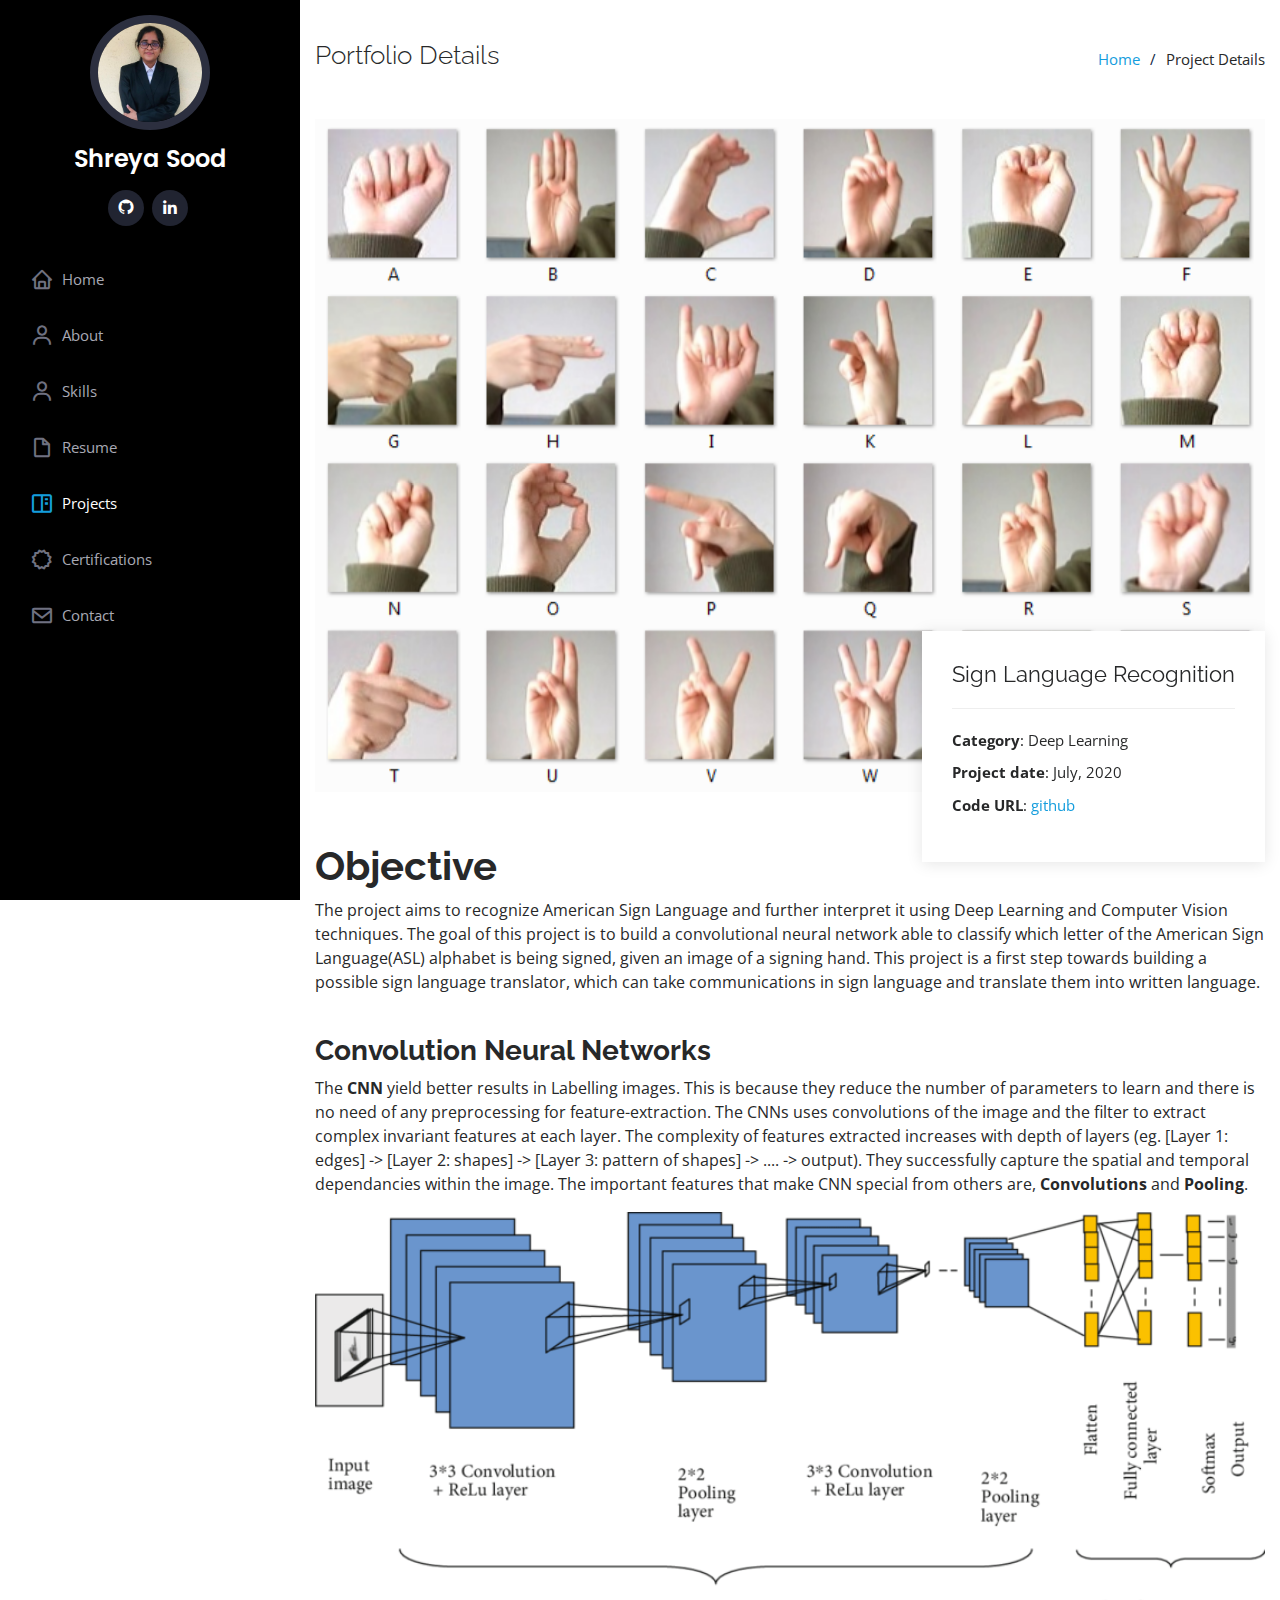
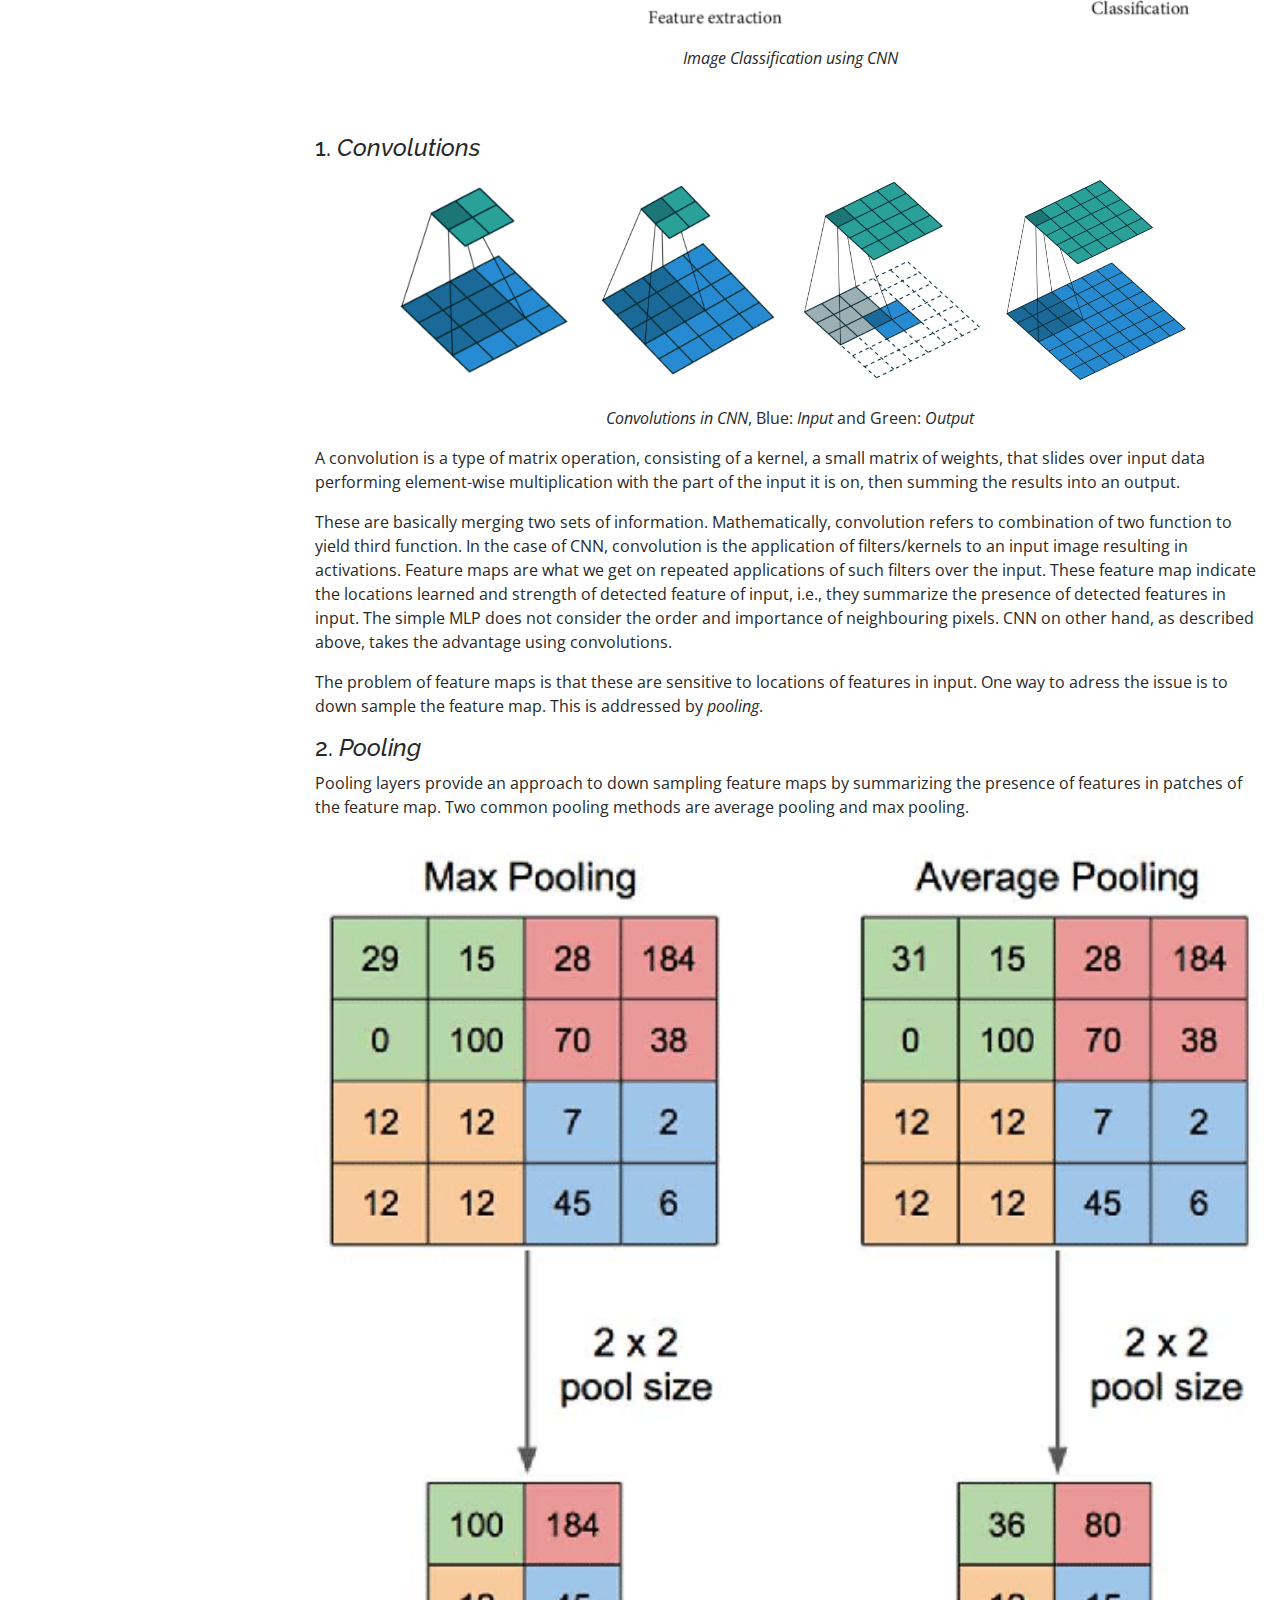
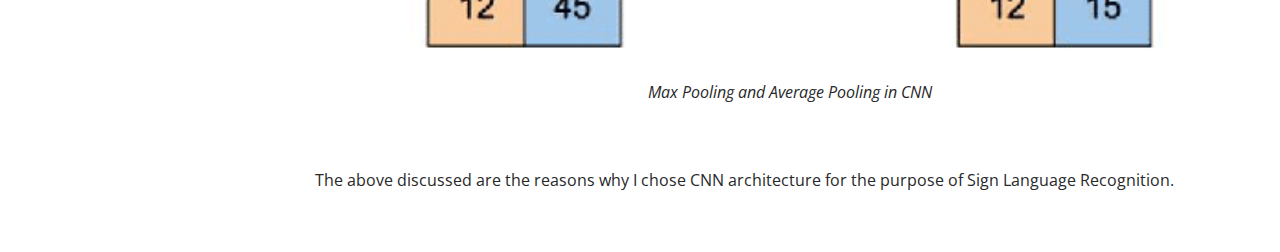
<file: portfolio-details1.html>
<!DOCTYPE html>
<html lang="en">

<head>
  <meta charset="utf-8">
  <meta content="width=device-width, initial-scale=1.0" name="viewport">

  <title>Projects | Sign Language Recognition</title>
  <meta content="" name="description">
  <meta content="" name="keywords">

  <!-- Favicons -->
  <link href="assets/img/favicon.png" rel="icon">
  <link href="assets/img/apple-touch-icon.png" rel="apple-touch-icon">

  <!-- Google Fonts -->
  <link href="https://fonts.googleapis.com/css?family=Open+Sans:300,300i,400,400i,600,600i,700,700i|Raleway:300,300i,400,400i,500,500i,600,600i,700,700i|Poppins:300,300i,400,400i,500,500i,600,600i,700,700i" rel="stylesheet">

  <!-- Vendor CSS Files -->
  <link href="assets/vendor/bootstrap/css/bootstrap.min.css" rel="stylesheet">
  <link href="assets/vendor/icofont/icofont.min.css" rel="stylesheet">
  <link href="assets/vendor/boxicons/css/boxicons.min.css" rel="stylesheet">
  <link href="assets/vendor/venobox/venobox.css" rel="stylesheet">
  <link href="assets/vendor/owl.carousel/assets/owl.carousel.min.css" rel="stylesheet">
  <link href="assets/vendor/aos/aos.css" rel="stylesheet">

  <!-- Template Main CSS File -->
  <link href="assets/css/style.css" rel="stylesheet" type="text/css">
</head>

<body>

  <!-- ======= Mobile nav toggle button ======= -->
  <button type="button" class="mobile-nav-toggle d-xl-none"><i class="icofont-navigation-menu"></i></button>

  <!-- ======= Header ======= -->
  <header id="header">
    <div class="d-flex flex-column">

      <div class="profile">
        <img src="assets/img/new.jpeg" alt="" class="img-fluid rounded-circle">
        
        <h1 class="text-light"><a href="index.html">Shreya Sood</a></h1>
        <div class="social-links mt-3 text-center">
          <a href="https://github.com/Shreya-124" class="github"><i class="bx bxl-github"></i></a>
          <a href="https://www.linkedin.com/in/shreya-s-08a22819b" class="linkedin"><i class="bx bxl-linkedin"></i></a>          
        </div>
      </div>

      <nav class="nav-menu">
        <ul>
            <li><a href="index.html"><i class="bx bx-home"></i> <span>Home</span></a></li>
          <li><a href="index.html#about"><i class="bx bx-user"></i> <span>About</span></a></li>
          <li><a href="index.html#skills"><i class="bx bx-user"></i> <span>Skills</span></a></li>
          <li><a href="index.html#resume"><i class="bx bx-file-blank"></i> <span>Resume</span></a></li>
          <li class="active"><a href="index.html#portfolio"><i class="bx bx-book-content"></i> Projects</a></li>
          <li><a href="index.html#certification"><i class="bx bx-certification"></i> Certifications</a></li>
          <li><a href="index.html#contact"><i class="bx bx-envelope"></i> Contact</a></li>
	
        </ul>
      </nav>
      <button type="button" class="mobile-nav-toggle d-xl-none"><i class="icofont-navigation-menu"></i></button>
    </div>
  </header>

  <main id="main">

    <!-- ======= Breadcrumbs ======= -->
    <section id="breadcrumbs" class="breadcrumbs">
      <div class="container">

        <div class="d-flex justify-content-between align-items-center">
          <h2>Portfolio Details</h2>
          <ol>
            <li><a href="index.html">Home</a></li>
            <li>Project Details</li>
          </ol>
        </div>

      </div>
    </section><!-- End Breadcrumbs -->

    <!-- ======= Portfolio Details Section ======= -->
    <section id="portfolio-details" class="portfolio-details">
      <div class="container">

        <div class="portfolio-details-container">

          <div class="owl-carousel portfolio-details-carousel">
            <img src="assets/img/portfolio/portfolio-1.png" class="img-fluid" alt="">
          </div>

          <div class="portfolio-info">
            <h3>Sign Language Recognition</h3>
            <ul>
              <li><strong>Category</strong>: Deep Learning</li>
              <li><strong>Project date</strong>: July, 2020</li>
              <li><strong>Code URL</strong>: <a href="https://github.com/Shreya-124/Sign-Language-Recognition"> github </a></li>
            </ul>
          </div>

        </div>

        <div class="portfolio-description">
          <h1><strong>Objective</strong></h1>
          <p>
            The project aims to recognize American Sign Language and further interpret it using Deep Learning and Computer Vision techniques. The goal of this project is to build a convolutional neural network able to classify which letter of the American Sign Language(ASL) alphabet is being signed, given an image of a signing hand. This project is a first step towards building a possible sign language translator, which can take communications in sign language and translate them into written language.
          </p>
          <br>
            <h3><strong>Convolution Neural Networks</strong></h3> 
            <p>The <b> CNN </b>yield better results in Labelling images. This is because they reduce the number of parameters to learn and there is no need of any preprocessing for feature-extraction. The CNNs uses convolutions of the image and the filter to extract complex invariant features at each layer. The complexity of features extracted increases with depth of layers (eg. [Layer 1: edges] -> [Layer 2: shapes] -> [Layer 3: pattern of shapes] -> .... -> output). They successfully capture the spatial and temporal dependancies within the image. The important features that make CNN special from others are, <b>Convolutions</b> and <b>Pooling</b>.</p>
            <p style="text-align:center;"><img src="assets/images/CNN.png" alt="description of gif"  style="width:100%;">
            	<div> <p style="text-align:center;"><i>Image Classification using CNN</i> </p></div>
            </div>            
            <br>
            <br>
            
            <h4>1.<i> Convolutions</i></h4> 
            <div>
                <p style="text-align:center;"><img src="assets/images/no_padding_no_strides.gif" alt="description of gif"  style="width:200px;height:220px;">
            	<img src="assets/images/no_padding_strides.gif" alt="description of gif"  style="width:200px;height:220px;">
            	<img src="assets/images/no_padding_no_strides_transposed.gif" alt="description of gif"  style="width:200px;height:220px;">
            	<img src="assets/images/full_padding_no_strides_transposed.gif" alt="description of gif"  style="width:200px;height:220px;">
            	<br>
            	<div> <p style="text-align:center;"><i>Convolutions in CNN</i>, Blue: <i>Input</i> and Green: <i>Output</i></p></div>
            </div>
            <p>
               <p>A convolution is a type of matrix operation, consisting of a kernel, a small matrix of weights, that slides over input data performing element-wise multiplication with the part of the input it is on, then summing the results into an output.
            </p>These are basically merging two sets of information. Mathematically, convolution refers to combination of two function to yield third function. In the case of CNN, convolution is the application of filters/kernels to an input image resulting in activations. Feature maps are what we get on repeated applications of such filters over the input. These feature map indicate the locations learned and strength of detected feature of input, i.e., they summarize the presence of detected features in input. The simple MLP does not consider the order and importance of neighbouring pixels. CNN on other hand, as described above, takes the advantage using convolutions.</p> 
            <p>
            The problem of feature maps is that these are sensitive to locations of features in input. One way to adress the issue is to down sample the feature map. This is addressed by <i>pooling</i>.   
            </p>
            <h4>2.<i> Pooling</i></h4>
            <p>Pooling layers provide an approach to down sampling feature maps by summarizing the presence of features in patches of the feature map. Two common pooling methods are average pooling and max pooling. 
            <div>
                <p style="text-align:center;"><img src="assets/images/pooling.png" alt="description of gif"  style="width:100%;">
            	<br>
            	<div> <p style="text-align:center;"><i>Max Pooling and Average Pooling in CNN </i></p></div>
            </div>
            <br><br>
            The above discussed are the reasons why I chose CNN architecture for the purpose of Sign Language Recognition.
            <br> 
    </section><!-- End Portfolio Details Section -->

  </main><!-- End #main -->


  <a href="#" class="back-to-top"><i class="icofont-simple-up"></i></a>

  <!-- Vendor JS Files -->
  <script src="assets/vendor/jquery/jquery.min.js"></script>
  <script src="assets/vendor/bootstrap/js/bootstrap.bundle.min.js"></script>
  <script src="assets/vendor/jquery.easing/jquery.easing.min.js"></script>
  <script src="assets/vendor/php-email-form/validate.js"></script>
  <script src="assets/vendor/waypoints/jquery.waypoints.min.js"></script>
  <script src="assets/vendor/counterup/counterup.min.js"></script>
  <script src="assets/vendor/isotope-layout/isotope.pkgd.min.js"></script>
  <script src="assets/vendor/venobox/venobox.min.js"></script>
  <script src="assets/vendor/owl.carousel/owl.carousel.min.js"></script>
  <script src="assets/vendor/typed.js/typed.min.js"></script>
  <script src="assets/vendor/aos/aos.js"></script>

  <!-- Template Main JS File -->
  <script src="assets/js/main.js"></script>

</body>

</html>
</file>
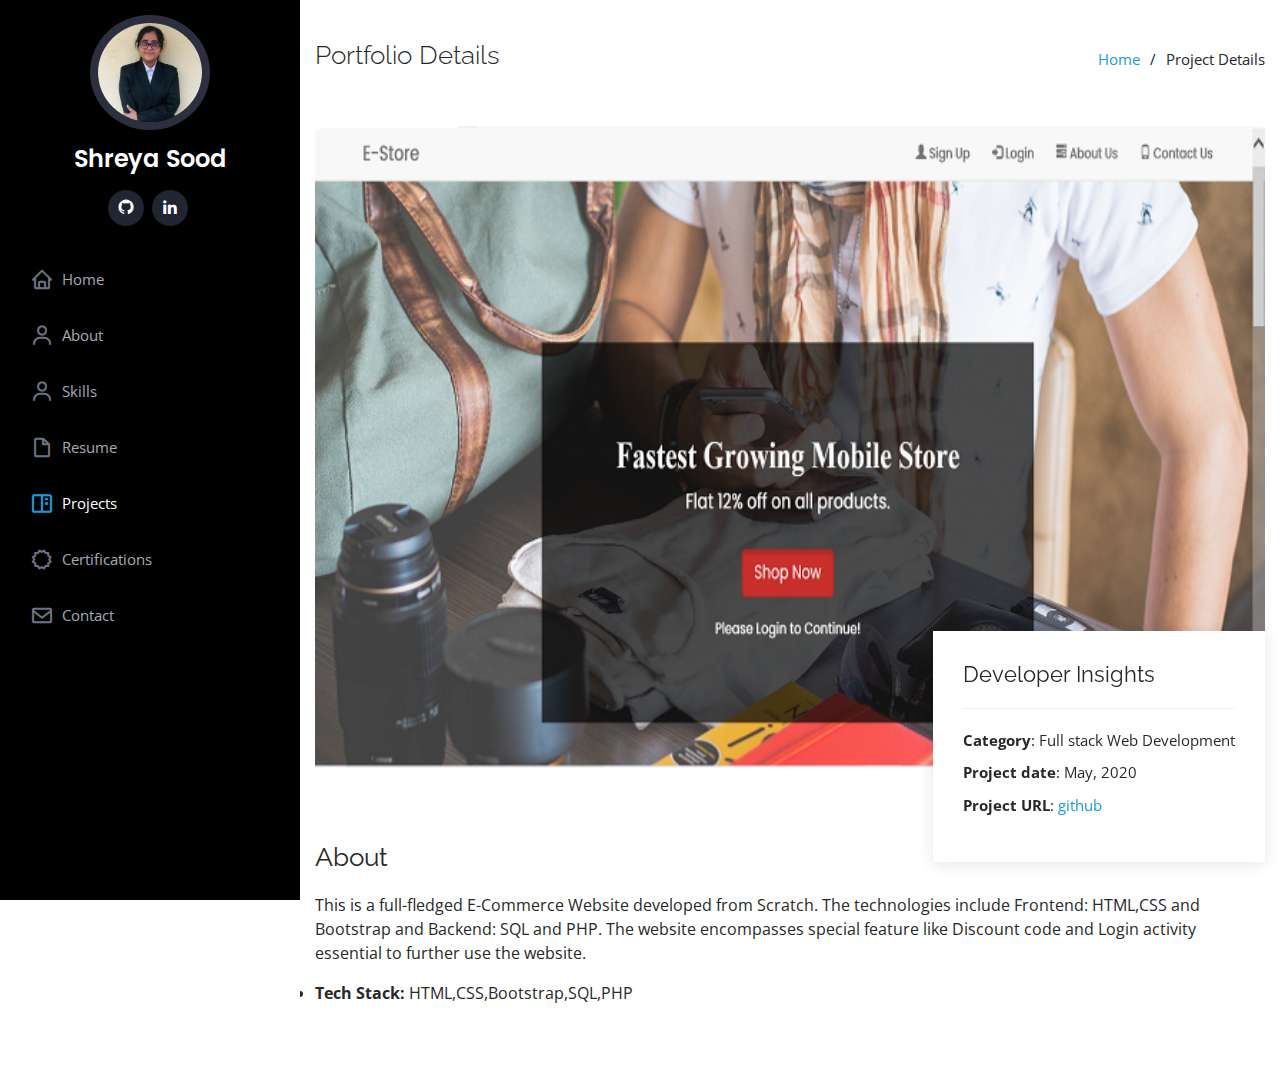
<file: portfolio-details2.html>
<!DOCTYPE html>
<html lang="en">

<head>
  <meta charset="utf-8">
  <meta content="width=device-width, initial-scale=1.0" name="viewport">

  <title>Projects | E-Commerce Website</title>
  <meta content="" name="descriptison">
  <meta content="" name="keywords">

  <!-- Favicons -->
  <link href="assets/img/favicon.png" rel="icon">
  <link href="assets/img/apple-touch-icon.png" rel="apple-touch-icon">

  <!-- Google Fonts -->
  <link href="https://fonts.googleapis.com/css?family=Open+Sans:300,300i,400,400i,600,600i,700,700i|Raleway:300,300i,400,400i,500,500i,600,600i,700,700i|Poppins:300,300i,400,400i,500,500i,600,600i,700,700i" rel="stylesheet">

  <!-- Vendor CSS Files -->
  <link href="assets/vendor/bootstrap/css/bootstrap.min.css" rel="stylesheet">
  <link href="assets/vendor/icofont/icofont.min.css" rel="stylesheet">
  <link href="assets/vendor/boxicons/css/boxicons.min.css" rel="stylesheet">
  <link href="assets/vendor/venobox/venobox.css" rel="stylesheet">
  <link href="assets/vendor/owl.carousel/assets/owl.carousel.min.css" rel="stylesheet">
  <link href="assets/vendor/aos/aos.css" rel="stylesheet">

  <!-- Template Main CSS File -->
  <link href="assets/css/style.css" rel="stylesheet">

</head>

<body>

   <button type="button" class="mobile-nav-toggle d-xl-none"><i class="icofont-navigation-menu"></i></button>

  <!-- ======= Header ======= -->
  <header id="header">
    <div class="d-flex flex-column">

      <div class="profile">
        <img src="assets/img/new.jpeg" alt="" class="img-fluid rounded-circle">
        
        <h1 class="text-light"><a href="index.html">Shreya Sood</a></h1>
        <div class="social-links mt-3 text-center">
          <a href="https://github.com/Shreya-124" class="github"><i class="bx bxl-github"></i></a>
          <a href="https://www.linkedin.com/in/shreya-s-08a22819b" class="linkedin"><i class="bx bxl-linkedin"></i></a>          
        </div>
      </div>

      <nav class="nav-menu">
        <ul>
          <li><a href="index.html"><i class="bx bx-home"></i> <span>Home</span></a></li>
          <li><a href="index.html#about"><i class="bx bx-user"></i> <span>About</span></a></li>
          <li><a href="index.html#skills"><i class="bx bx-user"></i> <span>Skills</span></a></li>
          <li><a href="index.html#resume"><i class="bx bx-file-blank"></i> <span>Resume</span></a></li>
          <li class="active"><a href="index.html#portfolio"><i class="bx bx-book-content"></i> Projects</a></li>
          <li><a href="index.html#certification"><i class="bx bx-certification"></i> Certifications</a></li>
          <li><a href="index.html#contact"><i class="bx bx-envelope"></i> Contact</a></li>
	
        </ul>
      </nav>
      <button type="button" class="mobile-nav-toggle d-xl-none"><i class="icofont-navigation-menu"></i></button>
    </div>
  </header>

  <main id="main">

    <!-- ======= Breadcrumbs ======= -->
    <section id="breadcrumbs" class="breadcrumbs">
      <div class="container">

        <div class="d-flex justify-content-between align-items-center">
          <h2>Portfolio Details</h2>
          <ol>
            <li><a href="index.html">Home</a></li>
            <li>Project Details</li>
          </ol>
        </div>

      </div>
    </section>

    <!-- ======= Portfolio Details Section ======= -->
    <section id="portfolio-details" class="portfolio-details">
      <div class="container">

        <div class="portfolio-details-container">

          <div class="owl-carousel portfolio-details-carousel">
            <img src="assets/img/portfolio/portfolio.png" class="img-fluid" alt="">
          </div>

          <div class="portfolio-info">
            <h3>Developer Insights</h3>
            <ul>
              <li><strong>Category</strong>: Full stack Web Development</li>
              <li><strong>Project date</strong>: May, 2020</li>
              <li><strong>Project URL</strong>: <a href="https://github.com/Shreya-124/E-Commerce-Website">github</a></li>
              
            </ul>
          </div>

        </div>

        <div class="portfolio-description">
          <h2>About</h2>
          <p> This is a full-fledged E-Commerce Website developed from Scratch. The technologies include Frontend: HTML,CSS and Bootstrap and Backend: SQL and PHP. The website encompasses special feature like Discount code and Login activity essential to further use the website. 
          </p>
          <li><strong>Tech Stack:</strong> HTML,CSS,Bootstrap,SQL,PHP</li>
        </div>

      </div>
    </section><!-- End Portfolio Details Section -->

  </main><!-- End #main -->


  <a href="#" class="back-to-top"><i class="icofont-simple-up"></i></a>

  <!-- Vendor JS Files -->
  <script src="assets/vendor/jquery/jquery.min.js"></script>
  <script src="assets/vendor/bootstrap/js/bootstrap.bundle.min.js"></script>
  <script src="assets/vendor/jquery.easing/jquery.easing.min.js"></script>
  <script src="assets/vendor/php-email-form/validate.js"></script>
  <script src="assets/vendor/waypoints/jquery.waypoints.min.js"></script>
  <script src="assets/vendor/counterup/counterup.min.js"></script>
  <script src="assets/vendor/isotope-layout/isotope.pkgd.min.js"></script>
  <script src="assets/vendor/venobox/venobox.min.js"></script>
  <script src="assets/vendor/owl.carousel/owl.carousel.min.js"></script>
  <script src="assets/vendor/typed.js/typed.min.js"></script>
  <script src="assets/vendor/aos/aos.js"></script>

  <!-- Template Main JS File -->
  <script src="assets/js/main.js"></script>

</body>

</html>
</file>
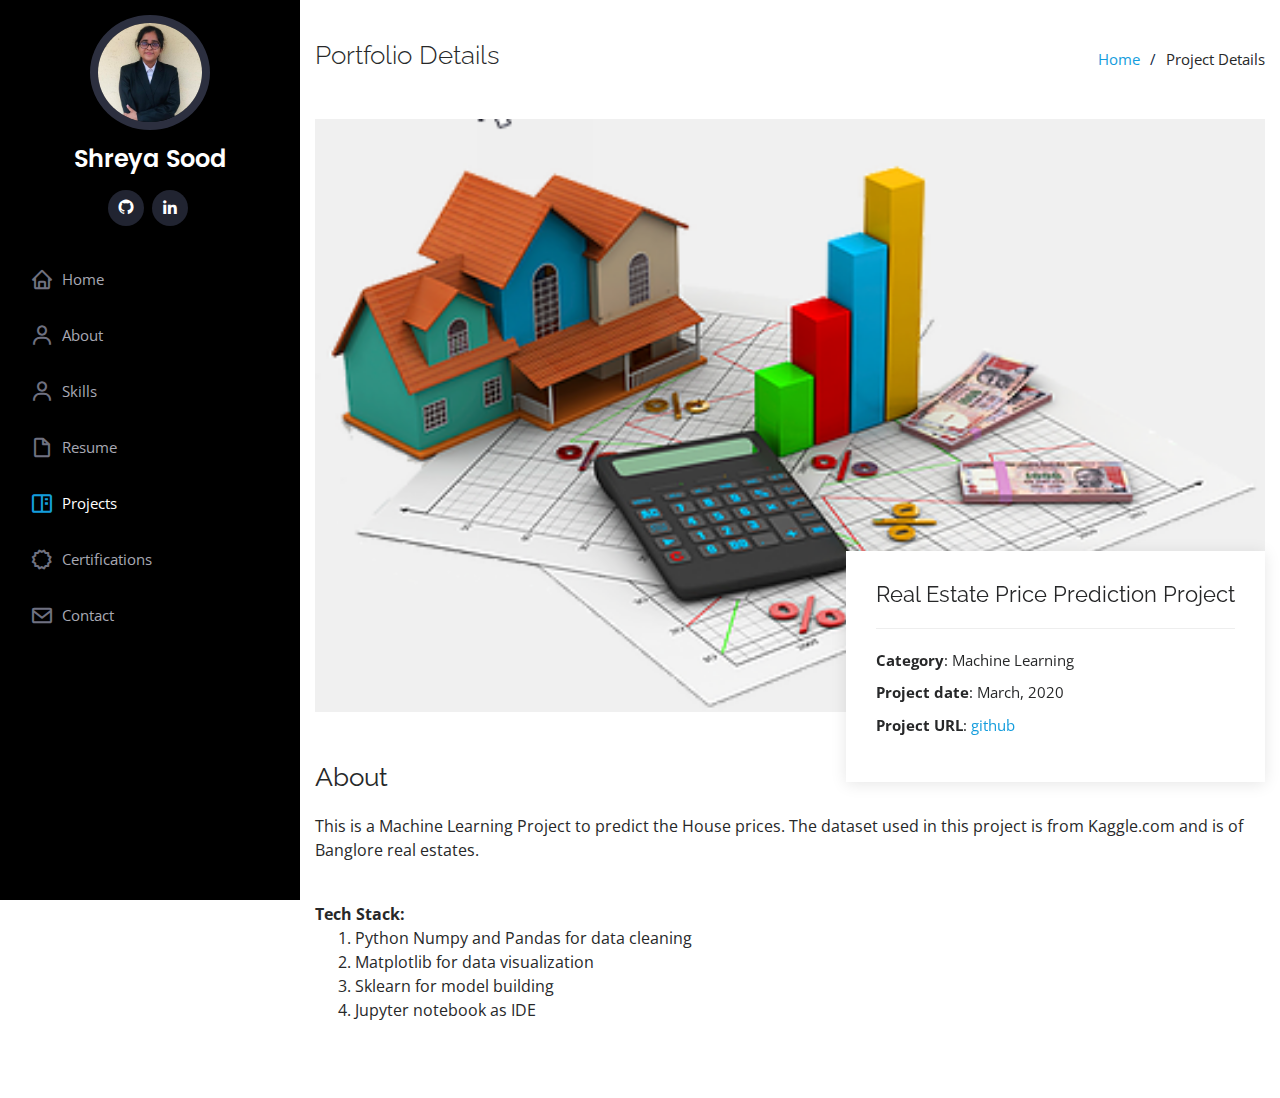
<file: portfolio-details3.html>
<!DOCTYPE html>
<html lang="en">

<head>
  <meta charset="utf-8">
  <meta content="width=device-width, initial-scale=1.0" name="viewport">

  <title>Projects | Real Estate Price Prediction Project</title>
  <meta content="" name="descriptison">
  <meta content="" name="keywords">

  <!-- Favicons -->
  <link href="assets/img/favicon.png" rel="icon">
  <link href="assets/img/apple-touch-icon.png" rel="apple-touch-icon">

  <!-- Google Fonts -->
  <link href="https://fonts.googleapis.com/css?family=Open+Sans:300,300i,400,400i,600,600i,700,700i|Raleway:300,300i,400,400i,500,500i,600,600i,700,700i|Poppins:300,300i,400,400i,500,500i,600,600i,700,700i" rel="stylesheet">

  <!-- Vendor CSS Files -->
  <link href="assets/vendor/bootstrap/css/bootstrap.min.css" rel="stylesheet">
  <link href="assets/vendor/icofont/icofont.min.css" rel="stylesheet">
  <link href="assets/vendor/boxicons/css/boxicons.min.css" rel="stylesheet">
  <link href="assets/vendor/venobox/venobox.css" rel="stylesheet">
  <link href="assets/vendor/owl.carousel/assets/owl.carousel.min.css" rel="stylesheet">
  <link href="assets/vendor/aos/aos.css" rel="stylesheet">

  <!-- Template Main CSS File -->
  <link href="assets/css/style.css" rel="stylesheet">

</head>

<body>

   <button type="button" class="mobile-nav-toggle d-xl-none"><i class="icofont-navigation-menu"></i></button>

  <!-- ======= Header ======= -->
  <header id="header">
    <div class="d-flex flex-column">

      <div class="profile">
        <img src="assets/img/new.jpeg" alt="" class="img-fluid rounded-circle">
        
        <h1 class="text-light"><a href="index.html">Shreya Sood</a></h1>
        <div class="social-links mt-3 text-center">
          <a href="https://github.com/Shreya-124" class="github"><i class="bx bxl-github"></i></a>
          <a href="https://www.linkedin.com/in/shreya-s-08a22819b" class="linkedin"><i class="bx bxl-linkedin"></i></a>          
        </div>
      </div>

      <nav class="nav-menu">
        <ul>
          <li><a href="index.html"><i class="bx bx-home"></i> <span>Home</span></a></li>
          <li><a href="index.html#about"><i class="bx bx-user"></i> <span>About</span></a></li>
          <li><a href="index.html#skills"><i class="bx bx-user"></i> <span>Skills</span></a></li>
          <li><a href="index.html#resume"><i class="bx bx-file-blank"></i> <span>Resume</span></a></li>
          <li class="active"><a href="index.html#portfolio"><i class="bx bx-book-content"></i> Projects</a></li>
          <li><a href="index.html#certification"><i class="bx bx-certification"></i> Certifications</a></li>
          <li><a href="index.html#contact"><i class="bx bx-envelope"></i> Contact</a></li>
	
        </ul>
      </nav>
      <button type="button" class="mobile-nav-toggle d-xl-none"><i class="icofont-navigation-menu"></i></button>
    </div>
  </header>

  <main id="main">

    <!-- ======= Breadcrumbs ======= -->
    <section id="breadcrumbs" class="breadcrumbs">
      <div class="container">

        <div class="d-flex justify-content-between align-items-center">
          <h2>Portfolio Details</h2>
          <ol>
            <li><a href="index.html">Home</a></li>
            <li>Project Details</li>
          </ol>
        </div>

      </div>
    </section>

    <!-- ======= Portfolio Details Section ======= -->
    <section id="portfolio-details" class="portfolio-details">
      <div class="container">

        <div class="portfolio-details-container">

          <div class="owl-carousel portfolio-details-carousel">
            <img src="assets/img/portfolio/portfolio-3.png" class="img-fluid" alt="">
          </div>

          <div class="portfolio-info">
            <h3>Real Estate Price Prediction Project</h3>
            <ul>
              <li><strong>Category</strong>: Machine Learning</li>
              <li><strong>Project date</strong>: March, 2020</li>
              <li><strong>Project URL</strong>: <a href="https://github.com/Shreya-124/Real-Estate-Price-Prediction-Project">github</a></li>
            </ul>
          </div>

        </div>

        <div class="portfolio-description">
          <h2>About</h2>
          <p>
              This is a Machine Learning Project to predict the House prices. The dataset used in this project is from Kaggle.com and is of Banglore real estates. <br/>
          </p>
          <br/><strong>Tech Stack:</strong><ol><li>Python Numpy and Pandas for data cleaning</li>
                  <li>Matplotlib for data visualization</li>
                  <li>Sklearn for model building</li>
                   <li>Jupyter notebook as IDE</li>
              </ol>
        </div>

      </div>
    </section><!-- End Portfolio Details Section -->

  </main><!-- End #main -->


  <a href="#" class="back-to-top"><i class="icofont-simple-up"></i></a>

  <!-- Vendor JS Files -->
  <script src="assets/vendor/jquery/jquery.min.js"></script>
  <script src="assets/vendor/bootstrap/js/bootstrap.bundle.min.js"></script>
  <script src="assets/vendor/jquery.easing/jquery.easing.min.js"></script>
  <script src="assets/vendor/php-email-form/validate.js"></script>
  <script src="assets/vendor/waypoints/jquery.waypoints.min.js"></script>
  <script src="assets/vendor/counterup/counterup.min.js"></script>
  <script src="assets/vendor/isotope-layout/isotope.pkgd.min.js"></script>
  <script src="assets/vendor/venobox/venobox.min.js"></script>
  <script src="assets/vendor/owl.carousel/owl.carousel.min.js"></script>
  <script src="assets/vendor/typed.js/typed.min.js"></script>
  <script src="assets/vendor/aos/aos.js"></script>

  <!-- Template Main JS File -->
  <script src="assets/js/main.js"></script>

</body>

</html>
</file>
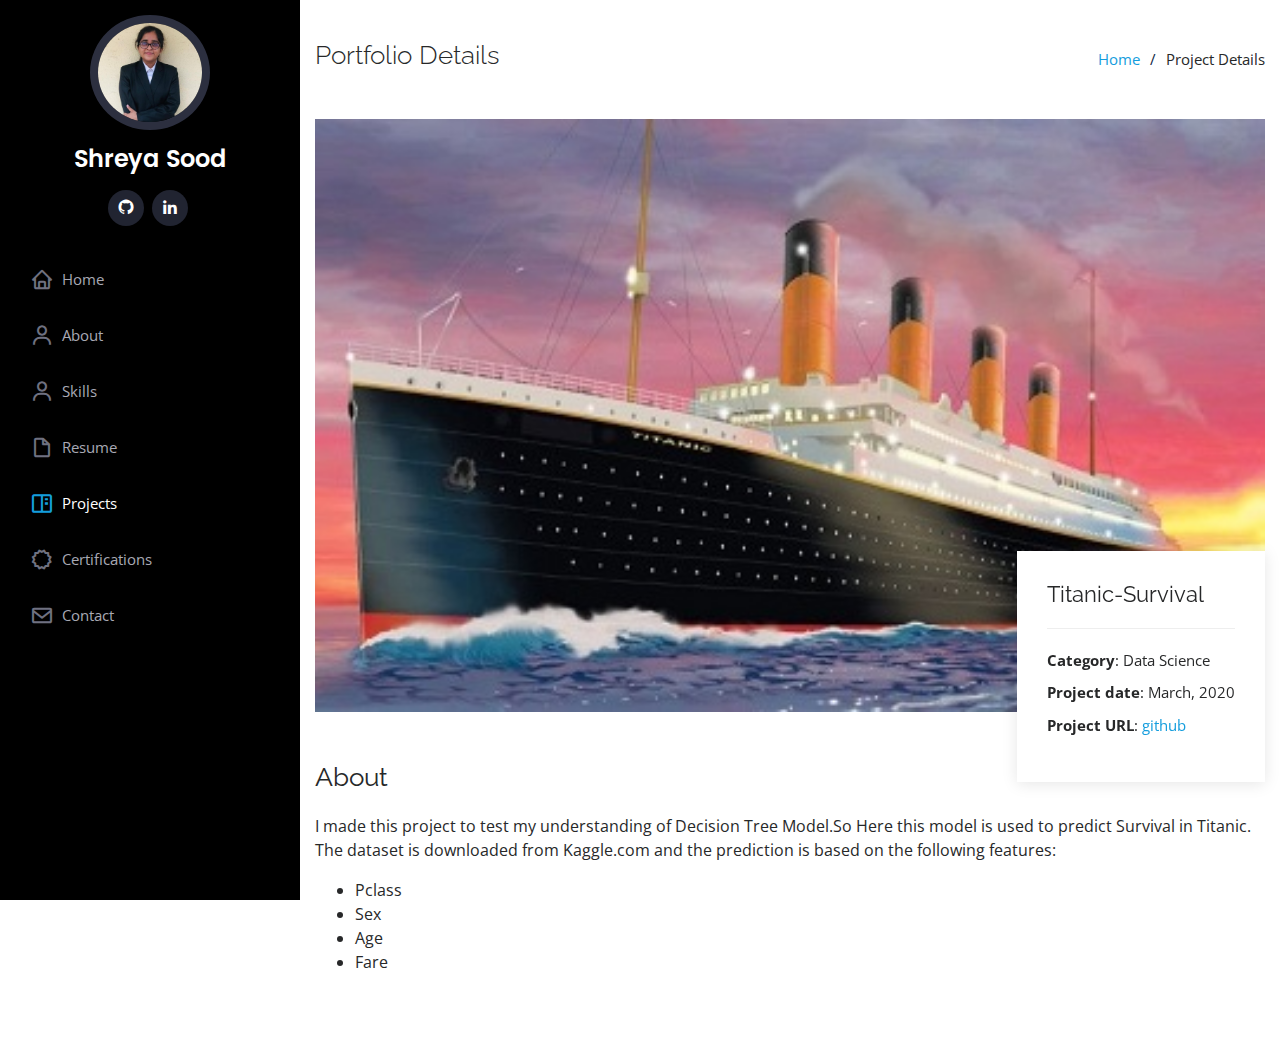
<file: portfolio-details4.html>
<!DOCTYPE html>
<html lang="en">

<head>
  <meta charset="utf-8">
  <meta content="width=device-width, initial-scale=1.0" name="viewport">

  <title>Projects | Titanic-Survival</title>
  <meta content="" name="descriptison">
  <meta content="" name="keywords">

  <!-- Favicons -->
  <link href="assets/img/favicon.png" rel="icon">
  <link href="assets/img/apple-touch-icon.png" rel="apple-touch-icon">

  <!-- Google Fonts -->
  <link href="https://fonts.googleapis.com/css?family=Open+Sans:300,300i,400,400i,600,600i,700,700i|Raleway:300,300i,400,400i,500,500i,600,600i,700,700i|Poppins:300,300i,400,400i,500,500i,600,600i,700,700i" rel="stylesheet">

  <!-- Vendor CSS Files -->
  <link href="assets/vendor/bootstrap/css/bootstrap.min.css" rel="stylesheet">
  <link href="assets/vendor/icofont/icofont.min.css" rel="stylesheet">
  <link href="assets/vendor/boxicons/css/boxicons.min.css" rel="stylesheet">
  <link href="assets/vendor/venobox/venobox.css" rel="stylesheet">
  <link href="assets/vendor/owl.carousel/assets/owl.carousel.min.css" rel="stylesheet">
  <link href="assets/vendor/aos/aos.css" rel="stylesheet">

  <!-- Template Main CSS File -->
  <link href="assets/css/style.css" rel="stylesheet">

</head>

<body>

   <button type="button" class="mobile-nav-toggle d-xl-none"><i class="icofont-navigation-menu"></i></button>

  <!-- ======= Header ======= -->
  <header id="header">
    <div class="d-flex flex-column">

      <div class="profile">
        <img src="assets/img/new.jpeg" alt="" class="img-fluid rounded-circle">
        
        <h1 class="text-light"><a href="index.html">Shreya Sood</a></h1>
        <div class="social-links mt-3 text-center">
          <a href="https://github.com/Shreya-124" class="github"><i class="bx bxl-github"></i></a>
          <a href="https://www.linkedin.com/in/shreya-s-08a22819b" class="linkedin"><i class="bx bxl-linkedin"></i></a>          
        </div>
      </div>

      <nav class="nav-menu">
        <ul>
          <li><a href="index.html"><i class="bx bx-home"></i> <span>Home</span></a></li>
          <li><a href="index.html#about"><i class="bx bx-user"></i> <span>About</span></a></li>
          <li><a href="index.html#skills"><i class="bx bx-user"></i> <span>Skills</span></a></li>
          <li><a href="index.html#resume"><i class="bx bx-file-blank"></i> <span>Resume</span></a></li>
          <li class="active"><a href="index.html#portfolio"><i class="bx bx-book-content"></i> Projects</a></li>
          <li><a href="index.html#certification"><i class="bx bx-certification"></i> Certifications</a></li>
          <li><a href="index.html#contact"><i class="bx bx-envelope"></i> Contact</a></li>
	
        </ul>
      </nav>
      <button type="button" class="mobile-nav-toggle d-xl-none"><i class="icofont-navigation-menu"></i></button>
    </div>
  </header>

  <main id="main">

    <!-- ======= Breadcrumbs ======= -->
    <section id="breadcrumbs" class="breadcrumbs">
      <div class="container">

        <div class="d-flex justify-content-between align-items-center">
          <h2>Portfolio Details</h2>
          <ol>
            <li><a href="index.html">Home</a></li>
            <li>Project Details</li>
          </ol>
        </div>

      </div>
    </section>

    <!-- ======= Portfolio Details Section ======= -->
    <section id="portfolio-details" class="portfolio-details">
      <div class="container">

        <div class="portfolio-details-container">

          <div class="owl-carousel portfolio-details-carousel">
            <img src="assets/img/portfolio/portfolio-8.jpg" class="img-fluid" alt="">
          </div>

          <div class="portfolio-info">
            <h3>Titanic-Survival</h3>
            <ul>
              <li><strong>Category</strong>: Data Science</li>
              <li><strong>Project date</strong>: March, 2020</li>
              <li><strong>Project URL</strong>: <a href="https://github.com/Shreya-124/Titanic-Survival">github</a></li>
            </ul>
          </div>

        </div>

        <div class="portfolio-description">
          <h2>About</h2>
          <p>
            I made this project to test my understanding of Decision Tree Model.So Here this model is used to predict Survival in Titanic.<br/>
            The dataset is downloaded from Kaggle.com and the prediction is based on the following features:<br/>
          <ul>
              <li>Pclass</li>
              <li>Sex</li>
              <li>Age</li>
             <li>Fare</li>
          </ul>
          </p>
        </div>

      </div>
    </section><!-- End Portfolio Details Section -->

  </main><!-- End #main -->


  <a href="#" class="back-to-top"><i class="icofont-simple-up"></i></a>

  <!-- Vendor JS Files -->
  <script src="assets/vendor/jquery/jquery.min.js"></script>
  <script src="assets/vendor/bootstrap/js/bootstrap.bundle.min.js"></script>
  <script src="assets/vendor/jquery.easing/jquery.easing.min.js"></script>
  <script src="assets/vendor/php-email-form/validate.js"></script>
  <script src="assets/vendor/waypoints/jquery.waypoints.min.js"></script>
  <script src="assets/vendor/counterup/counterup.min.js"></script>
  <script src="assets/vendor/isotope-layout/isotope.pkgd.min.js"></script>
  <script src="assets/vendor/venobox/venobox.min.js"></script>
  <script src="assets/vendor/owl.carousel/owl.carousel.min.js"></script>
  <script src="assets/vendor/typed.js/typed.min.js"></script>
  <script src="assets/vendor/aos/aos.js"></script>

  <!-- Template Main JS File -->
  <script src="assets/js/main.js"></script>
</body>
</html>
</file>
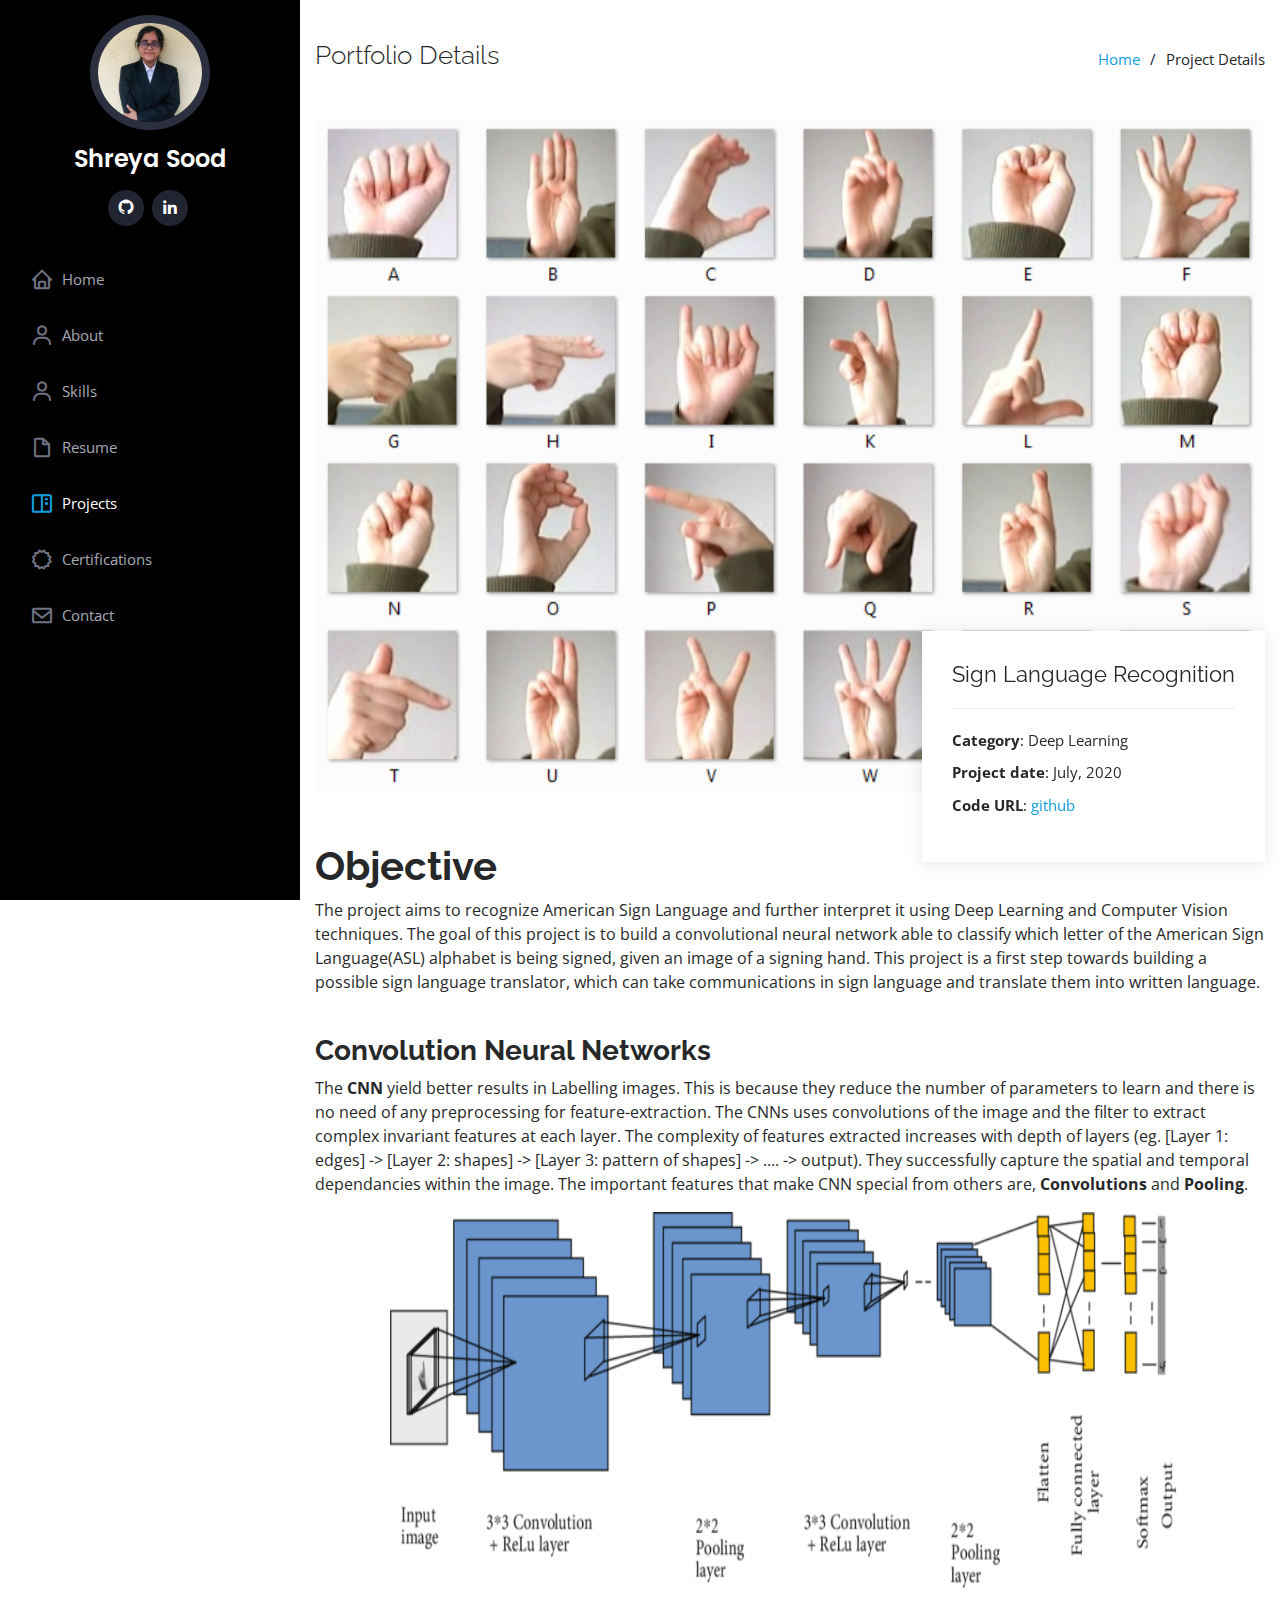
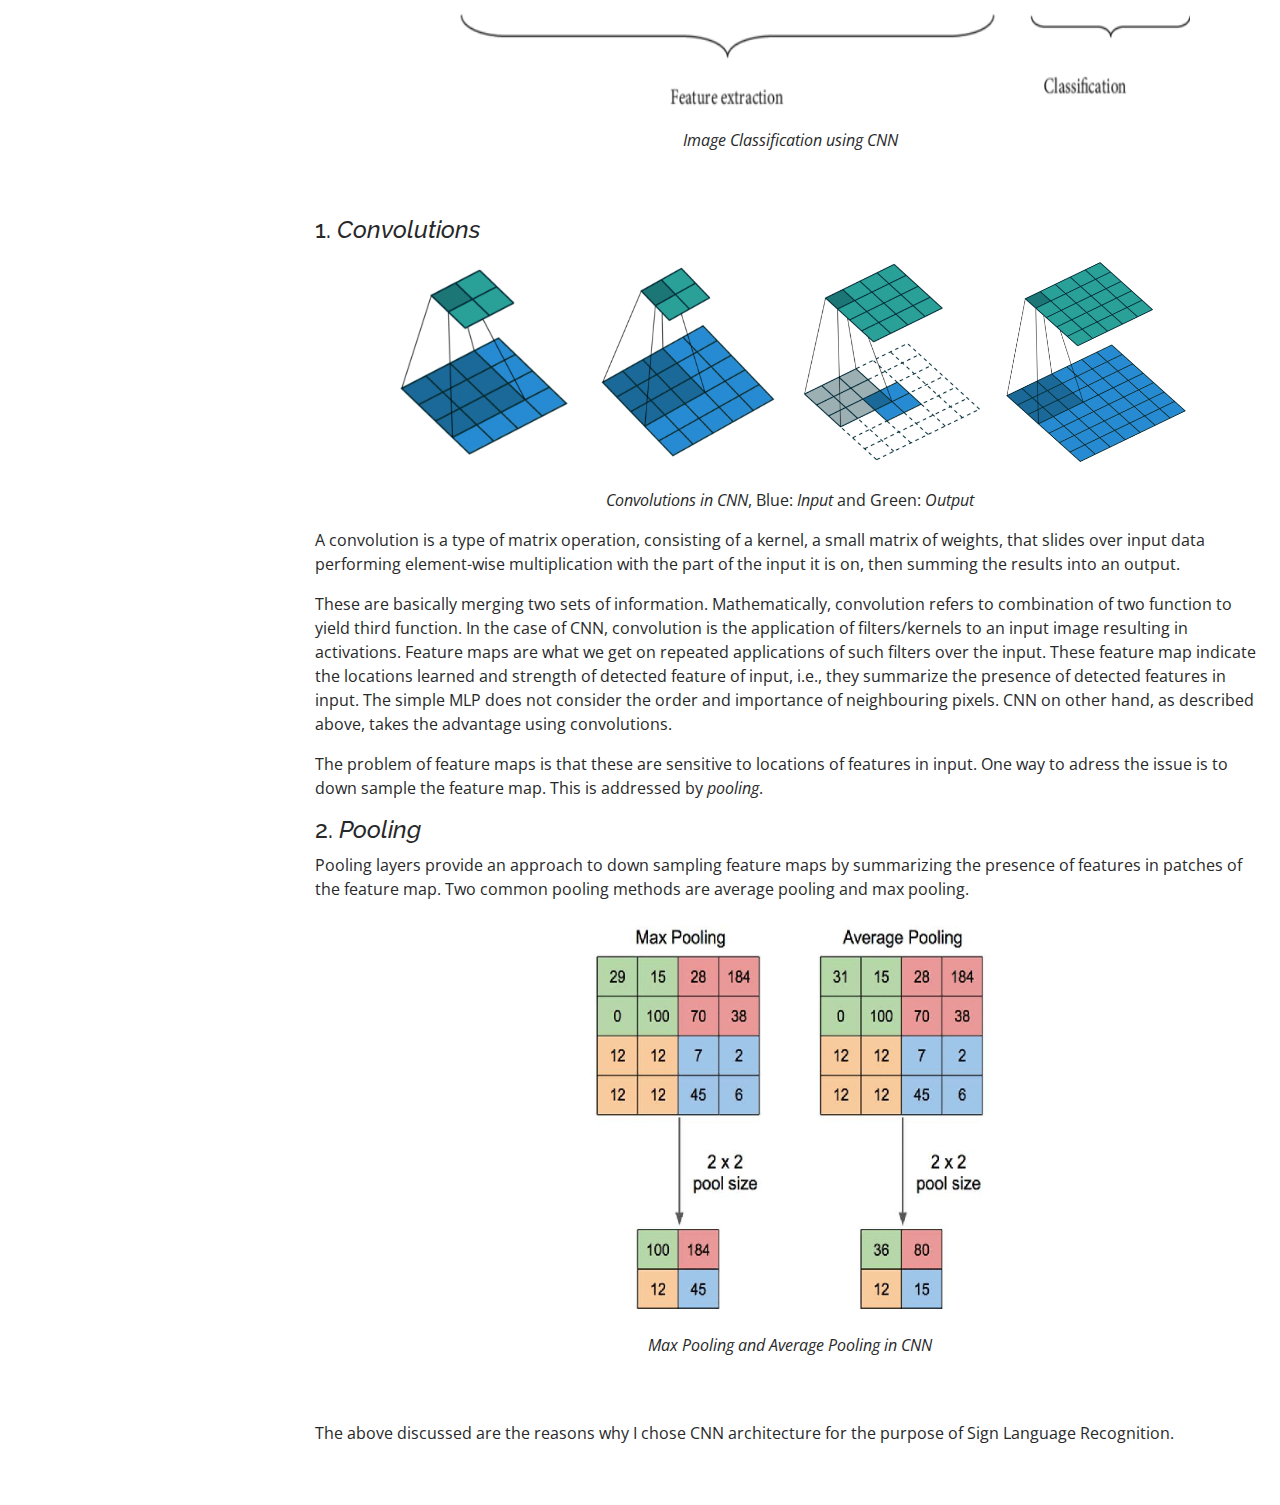
<file: absolute/portfolio-details1.html>
<!DOCTYPE html>
<html lang="en">

<head>
  <meta charset="utf-8">
  <meta content="width=device-width, initial-scale=1.0" name="viewport">

  <title>Projects | Sign Language Recognition</title>
  <meta content="" name="description">
  <meta content="" name="keywords">

  <!-- Favicons -->
  <link href="assets/img/favicon.png" rel="icon">
  <link href="assets/img/apple-touch-icon.png" rel="apple-touch-icon">

  <!-- Google Fonts -->
  <link href="https://fonts.googleapis.com/css?family=Open+Sans:300,300i,400,400i,600,600i,700,700i|Raleway:300,300i,400,400i,500,500i,600,600i,700,700i|Poppins:300,300i,400,400i,500,500i,600,600i,700,700i" rel="stylesheet">

  <!-- Vendor CSS Files -->
  <link href="assets/vendor/bootstrap/css/bootstrap.min.css" rel="stylesheet">
  <link href="assets/vendor/icofont/icofont.min.css" rel="stylesheet">
  <link href="assets/vendor/boxicons/css/boxicons.min.css" rel="stylesheet">
  <link href="assets/vendor/venobox/venobox.css" rel="stylesheet">
  <link href="assets/vendor/owl.carousel/assets/owl.carousel.min.css" rel="stylesheet">
  <link href="assets/vendor/aos/aos.css" rel="stylesheet">

  <!-- Template Main CSS File -->
  <link href="assets/css/style.css" rel="stylesheet" type="text/css">
</head>

<body>

  <!-- ======= Mobile nav toggle button ======= -->
  <button type="button" class="mobile-nav-toggle d-xl-none"><i class="icofont-navigation-menu"></i></button>

  <!-- ======= Header ======= -->
  <header id="header">
    <div class="d-flex flex-column">

      <div class="profile">
        <img src="assets/img/new.jpeg" alt="" class="img-fluid rounded-circle">
        
        <h1 class="text-light"><a href="index.html">Shreya Sood</a></h1>
        <div class="social-links mt-3 text-center">
          <a href="https://github.com/Shreya-124" class="github"><i class="bx bxl-github"></i></a>
          <a href="https://www.linkedin.com/in/shreya-s-08a22819b" class="linkedin"><i class="bx bxl-linkedin"></i></a>          
        </div>
      </div>

      <nav class="nav-menu">
        <ul>
            <li><a href="index.html"><i class="bx bx-home"></i> <span>Home</span></a></li>
          <li><a href="index.html#about"><i class="bx bx-user"></i> <span>About</span></a></li>
          <li><a href="index.html#skills"><i class="bx bx-user"></i> <span>Skills</span></a></li>
          <li><a href="index.html#resume"><i class="bx bx-file-blank"></i> <span>Resume</span></a></li>
          <li class="active"><a href="index.html#portfolio"><i class="bx bx-book-content"></i> Projects</a></li>
          <li><a href="index.html#certification"><i class="bx bx-certification"></i> Certifications</a></li>
          <li><a href="index.html#contact"><i class="bx bx-envelope"></i> Contact</a></li>
	
        </ul>
      </nav>
      <button type="button" class="mobile-nav-toggle d-xl-none"><i class="icofont-navigation-menu"></i></button>
    </div>
  </header>

  <main id="main">

    <!-- ======= Breadcrumbs ======= -->
    <section id="breadcrumbs" class="breadcrumbs">
      <div class="container">

        <div class="d-flex justify-content-between align-items-center">
          <h2>Portfolio Details</h2>
          <ol>
            <li><a href="index.html">Home</a></li>
            <li>Project Details</li>
          </ol>
        </div>

      </div>
    </section><!-- End Breadcrumbs -->

    <!-- ======= Portfolio Details Section ======= -->
    <section id="portfolio-details" class="portfolio-details">
      <div class="container">

        <div class="portfolio-details-container">

          <div class="owl-carousel portfolio-details-carousel">
            <img src="assets/img/portfolio/portfolio-1.png" class="img-fluid" alt="">
          </div>

          <div class="portfolio-info">
            <h3>Sign Language Recognition</h3>
            <ul>
              <li><strong>Category</strong>: Deep Learning</li>
              <li><strong>Project date</strong>: July, 2020</li>
              <li><strong>Code URL</strong>: <a href="https://github.com/Shreya-124/Sign-Language-Recognition"> github </a></li>
            </ul>
          </div>

        </div>

        <div class="portfolio-description">
          <h1><strong>Objective</strong></h1>
          <p>
            The project aims to recognize American Sign Language and further interpret it using Deep Learning and Computer Vision techniques. The goal of this project is to build a convolutional neural network able to classify which letter of the American Sign Language(ASL) alphabet is being signed, given an image of a signing hand. This project is a first step towards building a possible sign language translator, which can take communications in sign language and translate them into written language.
          </p>
          <br>
            <h3><strong>Convolution Neural Networks</strong></h3> 
            <p>The <b> CNN </b>yield better results in Labelling images. This is because they reduce the number of parameters to learn and there is no need of any preprocessing for feature-extraction. The CNNs uses convolutions of the image and the filter to extract complex invariant features at each layer. The complexity of features extracted increases with depth of layers (eg. [Layer 1: edges] -> [Layer 2: shapes] -> [Layer 3: pattern of shapes] -> .... -> output). They successfully capture the spatial and temporal dependancies within the image. The important features that make CNN special from others are, <b>Convolutions</b> and <b>Pooling</b>.</p>
            <p style="text-align:center;"><img src="assets/images/CNN.png" alt="description of gif"  style="width:800px;height:500px;">
            	<div> <p style="text-align:center;"><i>Image Classification using CNN</i> </p></div>
            </div>            
            <br>
            <br>
            
            <h4>1.<i> Convolutions</i></h4> 
            <div>
                <p style="text-align:center;"><img src="assets/images/no_padding_no_strides.gif" alt="description of gif"  style="width:200px;height:220px;">
            	<img src="assets/images/no_padding_strides.gif" alt="description of gif"  style="width:200px;height:220px;">
            	<img src="assets/images/no_padding_no_strides_transposed.gif" alt="description of gif"  style="width:200px;height:220px;">
            	<img src="assets/images/full_padding_no_strides_transposed.gif" alt="description of gif"  style="width:200px;height:220px;">
            	<br>
            	<div> <p style="text-align:center;"><i>Convolutions in CNN</i>, Blue: <i>Input</i> and Green: <i>Output</i></p></div>
            </div>
            <p>
               <p>A convolution is a type of matrix operation, consisting of a kernel, a small matrix of weights, that slides over input data performing element-wise multiplication with the part of the input it is on, then summing the results into an output.
            </p>These are basically merging two sets of information. Mathematically, convolution refers to combination of two function to yield third function. In the case of CNN, convolution is the application of filters/kernels to an input image resulting in activations. Feature maps are what we get on repeated applications of such filters over the input. These feature map indicate the locations learned and strength of detected feature of input, i.e., they summarize the presence of detected features in input. The simple MLP does not consider the order and importance of neighbouring pixels. CNN on other hand, as described above, takes the advantage using convolutions.</p> 
            <p>
            The problem of feature maps is that these are sensitive to locations of features in input. One way to adress the issue is to down sample the feature map. This is addressed by <i>pooling</i>.   
            </p>
            <h4>2.<i> Pooling</i></h4>
            <p>Pooling layers provide an approach to down sampling feature maps by summarizing the presence of features in patches of the feature map. Two common pooling methods are average pooling and max pooling. 
            <div>
                <p style="text-align:center;"><img src="assets/images/pooling.png" alt="description of gif"  style="width:400px;height:400px;">
            	<br>
            	<div> <p style="text-align:center;"><i>Max Pooling and Average Pooling in CNN </i></p></div>
            </div>
            <br><br>
            The above discussed are the reasons why I chose CNN architecture for the purpose of Sign Language Recognition.
            <br> 
    </section><!-- End Portfolio Details Section -->

  </main><!-- End #main -->


  <a href="#" class="back-to-top"><i class="icofont-simple-up"></i></a>

  <!-- Vendor JS Files -->
  <script src="assets/vendor/jquery/jquery.min.js"></script>
  <script src="assets/vendor/bootstrap/js/bootstrap.bundle.min.js"></script>
  <script src="assets/vendor/jquery.easing/jquery.easing.min.js"></script>
  <script src="assets/vendor/php-email-form/validate.js"></script>
  <script src="assets/vendor/waypoints/jquery.waypoints.min.js"></script>
  <script src="assets/vendor/counterup/counterup.min.js"></script>
  <script src="assets/vendor/isotope-layout/isotope.pkgd.min.js"></script>
  <script src="assets/vendor/venobox/venobox.min.js"></script>
  <script src="assets/vendor/owl.carousel/owl.carousel.min.js"></script>
  <script src="assets/vendor/typed.js/typed.min.js"></script>
  <script src="assets/vendor/aos/aos.js"></script>

  <!-- Template Main JS File -->
  <script src="assets/js/main.js"></script>

</body>

</html>
</file>
<file: assets/vendor/venobox/venobox.css>
/* ------ venobox.css --------*/
.vbox-overlay *, .vbox-overlay *:before, .vbox-overlay *:after{
    -webkit-backface-visibility: hidden;
    -webkit-box-sizing:border-box;
    -moz-box-sizing:border-box;
    box-sizing:border-box;
}
.vbox-overlay * { 
    -webkit-backface-visibility: visible;
    backface-visibility: visible;
}
.vbox-overlay{
    display: -webkit-flex;
    display: flex;
    -webkit-flex-direction: column;
    flex-direction: column;
    -webkit-justify-content: center;
    justify-content: center;
    -webkit-align-items: center;
    align-items: center;
    position: fixed;
    left: 0;
    top: 0;
    bottom: 0;
    right: 0;
    z-index: 1040;
    -webkit-transform:translateZ(1000px);
    transform: translateZ(1000px);
    transform-style: preserve-3d;
}

/* ----- navigation ----- */
.vbox-title{
    width: 100%;
    height: 40px;
    float: left;
    text-align: center;
    line-height: 28px;
    font-size: 12px;
    padding: 6px 40px;
    overflow: hidden;
    position: fixed;
    display: none;
    left: 0;
    z-index: 1050;
}
.vbox-close{
    cursor: pointer;
    position: fixed;
    top: -1px;
    right: 0;
    width: 50px;
    height: 40px;
    padding: 6px;
    display: block;
    background-position:10px center;
    overflow: hidden;
    font-size: 24px;
    line-height: 1;
    text-align: center;
    z-index: 1050;
}
.vbox-num{
    cursor: pointer;
    position: fixed;
    left: 0;
    height: 40px;
    display: block;
    overflow: hidden;
    line-height: 28px;
    font-size: 12px;
    padding: 6px 10px;
    display: none;
    z-index: 1050;
}
/* ----- navigation ARROWS ----- */
.vbox-next, .vbox-prev{
    position: fixed;
    top: 50%;
    margin-top: -15px;
    overflow: hidden;
    cursor: pointer;
    display: block;
    width: 45px;
    height: 45px;
    z-index: 1050;
}
.vbox-next span, .vbox-prev span{
    position: relative;
    width: 20px;
    height: 20px;
    border: 2px solid transparent;
    border-top-color: #B6B6B6;
    border-right-color: #B6B6B6;
    text-indent: -100px;
    position: absolute;
    top: 8px;
    display: block;
}
.vbox-prev{
    left: 15px;
}
.vbox-next{
    right: 15px;
}
.vbox-prev span{
    left: 10px;
    -ms-transform: rotate(-135deg);
    -webkit-transform: rotate(-135deg);
    transform: rotate(-135deg);
}
.vbox-next span{
    -ms-transform: rotate(45deg);
    -webkit-transform: rotate(45deg);
    transform: rotate(45deg);
    right: 10px;
}
/* ------- inline window ------ */
.vbox-inline{
    width: 420px;
    height: 315px;
    height: 70vh;
    padding: 10px;
    background: #fff;
    margin: 0 auto;
    overflow: auto;
    text-align: left;
}
/* ------- Video & iFrames window ------ */
.venoframe{
    max-width: 100%;
    width: 100%;
    border: none;
    width: 100%;
    height: 260px;
    height: 70vh;
}
.venoframe.vbvid{
    height: 260px;
}
@media (min-width: 768px) {
    .venoframe, .vbox-inline{
        width: 90%;
        height: 360px;
        height: 70vh;
    }
    .venoframe.vbvid{
        width: 640px;
        height: 360px;
    }
}
@media (min-width: 992px) {
    .venoframe, .vbox-inline{
        max-width: 1200px;
        width: 80%;
        height: 540px;
        height: 70vh;
    }
    .venoframe.vbvid{
        width: 960px;
        height: 540px;
    }
}
/* 
Please do NOT edit this part! 
or at least read this note: http://i.imgur.com/7C0ws9e.gif
*/
.vbox-open{
    overflow: hidden;
}
.vbox-container{
    position: absolute;
    left: 0;
    right: 0;
    top: 0;
    bottom: 0;
    overflow-x: hidden;
    overflow-y: scroll;
    overflow-scrolling: touch;
    -webkit-overflow-scrolling: touch;
    z-index: 20;
    max-height: 100%;

}

.vbox-content{
    text-align: center;
    float: left;
    width: 100%;
    position: relative;
    overflow: hidden;
    padding: 20px 4%;
}
.vbox-container img{
    max-width: 100%;
    height: auto;
}
.vbox-figlio{
    box-shadow: 0 0 12px rgba(0,0,0,0.19), 0 6px 6px rgba(0,0,0,0.23);
    max-width: 100%;
    text-align: initial;
}
img.vbox-figlio{
    -webkit-user-select: none;
-khtml-user-select: none;
-moz-user-select: none;
-o-user-select: none;
user-select: none;
}
.vbox-content.swipe-left{
    margin-left: -200px !important;
}
.vbox-content.swipe-right{
    margin-left: 200px !important;
}
.vbox-animated{
    webkit-transition: margin 300ms ease-out;
    transition: margin 300ms ease-out;
}

/* ---------- preloader ----------
 * SPINKIT 
 * http://tobiasahlin.com/spinkit/
-------------------------------- */
.sk-double-bounce,.sk-rotating-plane{width:40px;height:40px;margin:40px auto}.sk-rotating-plane{background-color:#333;-webkit-animation:sk-rotatePlane 1.2s infinite ease-in-out;animation:sk-rotatePlane 1.2s infinite ease-in-out}@-webkit-keyframes sk-rotatePlane{0%{-webkit-transform:perspective(120px) rotateX(0) rotateY(0);transform:perspective(120px) rotateX(0) rotateY(0)}50%{-webkit-transform:perspective(120px) rotateX(-180.1deg) rotateY(0);transform:perspective(120px) rotateX(-180.1deg) rotateY(0)}100%{-webkit-transform:perspective(120px) rotateX(-180deg) rotateY(-179.9deg);transform:perspective(120px) rotateX(-180deg) rotateY(-179.9deg)}}@keyframes sk-rotatePlane{0%{-webkit-transform:perspective(120px) rotateX(0) rotateY(0);transform:perspective(120px) rotateX(0) rotateY(0)}50%{-webkit-transform:perspective(120px) rotateX(-180.1deg) rotateY(0);transform:perspective(120px) rotateX(-180.1deg) rotateY(0)}100%{-webkit-transform:perspective(120px) rotateX(-180deg) rotateY(-179.9deg);transform:perspective(120px) rotateX(-180deg) rotateY(-179.9deg)}}.sk-double-bounce{position:relative}.sk-double-bounce .sk-child{width:100%;height:100%;border-radius:50%;background-color:#333;opacity:.6;position:absolute;top:0;left:0;-webkit-animation:sk-doubleBounce 2s infinite ease-in-out;animation:sk-doubleBounce 2s infinite ease-in-out}.sk-chasing-dots .sk-child,.sk-spinner-pulse,.sk-three-bounce .sk-child{background-color:#333;border-radius:100%}.sk-double-bounce .sk-double-bounce2{-webkit-animation-delay:-1s;animation-delay:-1s}@-webkit-keyframes sk-doubleBounce{0%,100%{-webkit-transform:scale(0);transform:scale(0)}50%{-webkit-transform:scale(1);transform:scale(1)}}@keyframes sk-doubleBounce{0%,100%{-webkit-transform:scale(0);transform:scale(0)}50%{-webkit-transform:scale(1);transform:scale(1)}}.sk-wave{margin:40px auto;width:50px;height:40px;text-align:center;font-size:10px}.sk-wave .sk-rect{background-color:#333;height:100%;width:6px;display:inline-block;-webkit-animation:sk-waveStretchDelay 1.2s infinite ease-in-out;animation:sk-waveStretchDelay 1.2s infinite ease-in-out}.sk-wave .sk-rect1{-webkit-animation-delay:-1.2s;animation-delay:-1.2s}.sk-wave .sk-rect2{-webkit-animation-delay:-1.1s;animation-delay:-1.1s}.sk-wave .sk-rect3{-webkit-animation-delay:-1s;animation-delay:-1s}.sk-wave .sk-rect4{-webkit-animation-delay:-.9s;animation-delay:-.9s}.sk-wave .sk-rect5{-webkit-animation-delay:-.8s;animation-delay:-.8s}@-webkit-keyframes sk-waveStretchDelay{0%,100%,40%{-webkit-transform:scaleY(.4);transform:scaleY(.4)}20%{-webkit-transform:scaleY(1);transform:scaleY(1)}}@keyframes sk-waveStretchDelay{0%,100%,40%{-webkit-transform:scaleY(.4);transform:scaleY(.4)}20%{-webkit-transform:scaleY(1);transform:scaleY(1)}}.sk-wandering-cubes{margin:40px auto;width:40px;height:40px;position:relative}.sk-wandering-cubes .sk-cube{background-color:#333;width:10px;height:10px;position:absolute;top:0;left:0;-webkit-animation:sk-wanderingCube 1.8s ease-in-out -1.8s infinite both;animation:sk-wanderingCube 1.8s ease-in-out -1.8s infinite both}.sk-chasing-dots,.sk-spinner-pulse{width:40px;height:40px;margin:40px auto}.sk-wandering-cubes .sk-cube2{-webkit-animation-delay:-.9s;animation-delay:-.9s}@-webkit-keyframes sk-wanderingCube{0%{-webkit-transform:rotate(0);transform:rotate(0)}25%{-webkit-transform:translateX(30px) rotate(-90deg) scale(.5);transform:translateX(30px) rotate(-90deg) scale(.5)}50%{-webkit-transform:translateX(30px) translateY(30px) rotate(-179deg);transform:translateX(30px) translateY(30px) rotate(-179deg)}50.1%{-webkit-transform:translateX(30px) translateY(30px) rotate(-180deg);transform:translateX(30px) translateY(30px) rotate(-180deg)}75%{-webkit-transform:translateX(0) translateY(30px) rotate(-270deg) scale(.5);transform:translateX(0) translateY(30px) rotate(-270deg) scale(.5)}100%{-webkit-transform:rotate(-360deg);transform:rotate(-360deg)}}@keyframes sk-wanderingCube{0%{-webkit-transform:rotate(0);transform:rotate(0)}25%{-webkit-transform:translateX(30px) rotate(-90deg) scale(.5);transform:translateX(30px) rotate(-90deg) scale(.5)}50%{-webkit-transform:translateX(30px) translateY(30px) rotate(-179deg);transform:translateX(30px) translateY(30px) rotate(-179deg)}50.1%{-webkit-transform:translateX(30px) translateY(30px) rotate(-180deg);transform:translateX(30px) translateY(30px) rotate(-180deg)}75%{-webkit-transform:translateX(0) translateY(30px) rotate(-270deg) scale(.5);transform:translateX(0) translateY(30px) rotate(-270deg) scale(.5)}100%{-webkit-transform:rotate(-360deg);transform:rotate(-360deg)}}.sk-spinner-pulse{-webkit-animation:sk-pulseScaleOut 1s infinite ease-in-out;animation:sk-pulseScaleOut 1s infinite ease-in-out}@-webkit-keyframes sk-pulseScaleOut{0%{-webkit-transform:scale(0);transform:scale(0)}100%{-webkit-transform:scale(1);transform:scale(1);opacity:0}}@keyframes sk-pulseScaleOut{0%{-webkit-transform:scale(0);transform:scale(0)}100%{-webkit-transform:scale(1);transform:scale(1);opacity:0}}.sk-chasing-dots{position:relative;text-align:center;-webkit-animation:sk-chasingDotsRotate 2s infinite linear;animation:sk-chasingDotsRotate 2s infinite linear}.sk-chasing-dots .sk-child{width:60%;height:60%;display:inline-block;position:absolute;top:0;-webkit-animation:sk-chasingDotsBounce 2s infinite ease-in-out;animation:sk-chasingDotsBounce 2s infinite ease-in-out}.sk-chasing-dots .sk-dot2{top:auto;bottom:0;-webkit-animation-delay:-1s;animation-delay:-1s}@-webkit-keyframes sk-chasingDotsRotate{100%{-webkit-transform:rotate(360deg);transform:rotate(360deg)}}@keyframes sk-chasingDotsRotate{100%{-webkit-transform:rotate(360deg);transform:rotate(360deg)}}@-webkit-keyframes sk-chasingDotsBounce{0%,100%{-webkit-transform:scale(0);transform:scale(0)}50%{-webkit-transform:scale(1);transform:scale(1)}}@keyframes sk-chasingDotsBounce{0%,100%{-webkit-transform:scale(0);transform:scale(0)}50%{-webkit-transform:scale(1);transform:scale(1)}}.sk-three-bounce{margin:40px auto;width:80px;text-align:center}.sk-three-bounce .sk-child{width:20px;height:20px;display:inline-block;-webkit-animation:sk-three-bounce 1.4s ease-in-out 0s infinite both;animation:sk-three-bounce 1.4s ease-in-out 0s infinite both}.sk-circle .sk-child:before,.sk-fading-circle .sk-circle:before{display:block;border-radius:100%;content:'';background-color:#333}.sk-three-bounce .sk-bounce1{-webkit-animation-delay:-.32s;animation-delay:-.32s}.sk-three-bounce .sk-bounce2{-webkit-animation-delay:-.16s;animation-delay:-.16s}@-webkit-keyframes sk-three-bounce{0%,100%,80%{-webkit-transform:scale(0);transform:scale(0)}40%{-webkit-transform:scale(1);transform:scale(1)}}@keyframes sk-three-bounce{0%,100%,80%{-webkit-transform:scale(0);transform:scale(0)}40%{-webkit-transform:scale(1);transform:scale(1)}}.sk-circle{margin:40px auto;width:40px;height:40px;position:relative}.sk-circle .sk-child{width:100%;height:100%;position:absolute;left:0;top:0}.sk-circle .sk-child:before{margin:0 auto;width:15%;height:15%;-webkit-animation:sk-circleBounceDelay 1.2s infinite ease-in-out both;animation:sk-circleBounceDelay 1.2s infinite ease-in-out both}.sk-circle .sk-circle2{-webkit-transform:rotate(30deg);-ms-transform:rotate(30deg);transform:rotate(30deg)}.sk-circle .sk-circle3{-webkit-transform:rotate(60deg);-ms-transform:rotate(60deg);transform:rotate(60deg)}.sk-circle .sk-circle4{-webkit-transform:rotate(90deg);-ms-transform:rotate(90deg);transform:rotate(90deg)}.sk-circle .sk-circle5{-webkit-transform:rotate(120deg);-ms-transform:rotate(120deg);transform:rotate(120deg)}.sk-circle .sk-circle6{-webkit-transform:rotate(150deg);-ms-transform:rotate(150deg);transform:rotate(150deg)}.sk-circle .sk-circle7{-webkit-transform:rotate(180deg);-ms-transform:rotate(180deg);transform:rotate(180deg)}.sk-circle .sk-circle8{-webkit-transform:rotate(210deg);-ms-transform:rotate(210deg);transform:rotate(210deg)}.sk-circle .sk-circle9{-webkit-transform:rotate(240deg);-ms-transform:rotate(240deg);transform:rotate(240deg)}.sk-circle .sk-circle10{-webkit-transform:rotate(270deg);-ms-transform:rotate(270deg);transform:rotate(270deg)}.sk-circle .sk-circle11{-webkit-transform:rotate(300deg);-ms-transform:rotate(300deg);transform:rotate(300deg)}.sk-circle .sk-circle12{-webkit-transform:rotate(330deg);-ms-transform:rotate(330deg);transform:rotate(330deg)}.sk-circle .sk-circle2:before{-webkit-animation-delay:-1.1s;animation-delay:-1.1s}.sk-circle .sk-circle3:before{-webkit-animation-delay:-1s;animation-delay:-1s}.sk-circle .sk-circle4:before{-webkit-animation-delay:-.9s;animation-delay:-.9s}.sk-circle .sk-circle5:before{-webkit-animation-delay:-.8s;animation-delay:-.8s}.sk-circle .sk-circle6:before{-webkit-animation-delay:-.7s;animation-delay:-.7s}.sk-circle .sk-circle7:before{-webkit-animation-delay:-.6s;animation-delay:-.6s}.sk-circle .sk-circle8:before{-webkit-animation-delay:-.5s;animation-delay:-.5s}.sk-circle .sk-circle9:before{-webkit-animation-delay:-.4s;animation-delay:-.4s}.sk-circle .sk-circle10:before{-webkit-animation-delay:-.3s;animation-delay:-.3s}.sk-circle .sk-circle11:before{-webkit-animation-delay:-.2s;animation-delay:-.2s}.sk-circle .sk-circle12:before{-webkit-animation-delay:-.1s;animation-delay:-.1s}@-webkit-keyframes sk-circleBounceDelay{0%,100%,80%{-webkit-transform:scale(0);transform:scale(0)}40%{-webkit-transform:scale(1);transform:scale(1)}}@keyframes sk-circleBounceDelay{0%,100%,80%{-webkit-transform:scale(0);transform:scale(0)}40%{-webkit-transform:scale(1);transform:scale(1)}}.sk-cube-grid{width:40px;height:40px;margin:40px auto}.sk-cube-grid .sk-cube{width:33.33%;height:33.33%;background-color:#333;float:left;-webkit-animation:sk-cubeGridScaleDelay 1.3s infinite ease-in-out;animation:sk-cubeGridScaleDelay 1.3s infinite ease-in-out}.sk-cube-grid .sk-cube1{-webkit-animation-delay:.2s;animation-delay:.2s}.sk-cube-grid .sk-cube2{-webkit-animation-delay:.3s;animation-delay:.3s}.sk-cube-grid .sk-cube3{-webkit-animation-delay:.4s;animation-delay:.4s}.sk-cube-grid .sk-cube4{-webkit-animation-delay:.1s;animation-delay:.1s}.sk-cube-grid .sk-cube5{-webkit-animation-delay:.2s;animation-delay:.2s}.sk-cube-grid .sk-cube6{-webkit-animation-delay:.3s;animation-delay:.3s}.sk-cube-grid .sk-cube7{-webkit-animation-delay:0ms;animation-delay:0ms}.sk-cube-grid .sk-cube8{-webkit-animation-delay:.1s;animation-delay:.1s}.sk-cube-grid .sk-cube9{-webkit-animation-delay:.2s;animation-delay:.2s}@-webkit-keyframes sk-cubeGridScaleDelay{0%,100%,70%{-webkit-transform:scale3D(1,1,1);transform:scale3D(1,1,1)}35%{-webkit-transform:scale3D(0,0,1);transform:scale3D(0,0,1)}}@keyframes sk-cubeGridScaleDelay{0%,100%,70%{-webkit-transform:scale3D(1,1,1);transform:scale3D(1,1,1)}35%{-webkit-transform:scale3D(0,0,1);transform:scale3D(0,0,1)}}.sk-fading-circle{margin:40px auto;width:40px;height:40px;position:relative}.sk-fading-circle .sk-circle{width:100%;height:100%;position:absolute;left:0;top:0}.sk-fading-circle .sk-circle:before{margin:0 auto;width:15%;height:15%;-webkit-animation:sk-circleFadeDelay 1.2s infinite ease-in-out both;animation:sk-circleFadeDelay 1.2s infinite ease-in-out both}.sk-fading-circle .sk-circle2{-webkit-transform:rotate(30deg);-ms-transform:rotate(30deg);transform:rotate(30deg)}.sk-fading-circle .sk-circle3{-webkit-transform:rotate(60deg);-ms-transform:rotate(60deg);transform:rotate(60deg)}.sk-fading-circle .sk-circle4{-webkit-transform:rotate(90deg);-ms-transform:rotate(90deg);transform:rotate(90deg)}.sk-fading-circle .sk-circle5{-webkit-transform:rotate(120deg);-ms-transform:rotate(120deg);transform:rotate(120deg)}.sk-fading-circle .sk-circle6{-webkit-transform:rotate(150deg);-ms-transform:rotate(150deg);transform:rotate(150deg)}.sk-fading-circle .sk-circle7{-webkit-transform:rotate(180deg);-ms-transform:rotate(180deg);transform:rotate(180deg)}.sk-fading-circle .sk-circle8{-webkit-transform:rotate(210deg);-ms-transform:rotate(210deg);transform:rotate(210deg)}.sk-fading-circle .sk-circle9{-webkit-transform:rotate(240deg);-ms-transform:rotate(240deg);transform:rotate(240deg)}.sk-fading-circle .sk-circle10{-webkit-transform:rotate(270deg);-ms-transform:rotate(270deg);transform:rotate(270deg)}.sk-fading-circle .sk-circle11{-webkit-transform:rotate(300deg);-ms-transform:rotate(300deg);transform:rotate(300deg)}.sk-fading-circle .sk-circle12{-webkit-transform:rotate(330deg);-ms-transform:rotate(330deg);transform:rotate(330deg)}.sk-fading-circle .sk-circle2:before{-webkit-animation-delay:-1.1s;animation-delay:-1.1s}.sk-fading-circle .sk-circle3:before{-webkit-animation-delay:-1s;animation-delay:-1s}.sk-fading-circle .sk-circle4:before{-webkit-animation-delay:-.9s;animation-delay:-.9s}.sk-fading-circle .sk-circle5:before{-webkit-animation-delay:-.8s;animation-delay:-.8s}.sk-fading-circle .sk-circle6:before{-webkit-animation-delay:-.7s;animation-delay:-.7s}.sk-fading-circle .sk-circle7:before{-webkit-animation-delay:-.6s;animation-delay:-.6s}.sk-fading-circle .sk-circle8:before{-webkit-animation-delay:-.5s;animation-delay:-.5s}.sk-fading-circle .sk-circle9:before{-webkit-animation-delay:-.4s;animation-delay:-.4s}.sk-fading-circle .sk-circle10:before{-webkit-animation-delay:-.3s;animation-delay:-.3s}.sk-fading-circle .sk-circle11:before{-webkit-animation-delay:-.2s;animation-delay:-.2s}.sk-fading-circle .sk-circle12:before{-webkit-animation-delay:-.1s;animation-delay:-.1s}@-webkit-keyframes sk-circleFadeDelay{0%,100%,39%{opacity:0}40%{opacity:1}}@keyframes sk-circleFadeDelay{0%,100%,39%{opacity:0}40%{opacity:1}}.sk-folding-cube{margin:40px auto;width:40px;height:40px;position:relative;-webkit-transform:rotateZ(45deg);transform:rotateZ(45deg)}.sk-folding-cube .sk-cube{float:left;width:50%;height:50%;position:relative;-webkit-transform:scale(1.1);-ms-transform:scale(1.1);transform:scale(1.1)}.sk-folding-cube .sk-cube:before{content:'';position:absolute;top:0;left:0;width:100%;height:100%;background-color:#333;-webkit-animation:sk-foldCubeAngle 2.4s infinite linear both;animation:sk-foldCubeAngle 2.4s infinite linear both;-webkit-transform-origin:100% 100%;-ms-transform-origin:100% 100%;transform-origin:100% 100%}.sk-folding-cube .sk-cube2{-webkit-transform:scale(1.1) rotateZ(90deg);transform:scale(1.1) rotateZ(90deg)}.sk-folding-cube .sk-cube3{-webkit-transform:scale(1.1) rotateZ(180deg);transform:scale(1.1) rotateZ(180deg)}.sk-folding-cube .sk-cube4{-webkit-transform:scale(1.1) rotateZ(270deg);transform:scale(1.1) rotateZ(270deg)}.sk-folding-cube .sk-cube2:before{-webkit-animation-delay:.3s;animation-delay:.3s}.sk-folding-cube .sk-cube3:before{-webkit-animation-delay:.6s;animation-delay:.6s}.sk-folding-cube .sk-cube4:before{-webkit-animation-delay:.9s;animation-delay:.9s}@-webkit-keyframes sk-foldCubeAngle{0%,10%{-webkit-transform:perspective(140px) rotateX(-180deg);transform:perspective(140px) rotateX(-180deg);opacity:0}25%,75%{-webkit-transform:perspective(140px) rotateX(0);transform:perspective(140px) rotateX(0);opacity:1}100%,90%{-webkit-transform:perspective(140px) rotateY(180deg);transform:perspective(140px) rotateY(180deg);opacity:0}}@keyframes sk-foldCubeAngle{0%,10%{-webkit-transform:perspective(140px) rotateX(-180deg);transform:perspective(140px) rotateX(-180deg);opacity:0}25%,75%{-webkit-transform:perspective(140px) rotateX(0);transform:perspective(140px) rotateX(0);opacity:1}100%,90%{-webkit-transform:perspective(140px) rotateY(180deg);transform:perspective(140px) rotateY(180deg);opacity:0}}
</file>
<file: assets/css/style.css>
body {
  font-family: "Open Sans", sans-serif;
  color: #272829;
}

a {
  color: #149ddd;
}

a:hover {
  color: #37b3ed;
  text-decoration: none;
}

h1, h2, h3, h4, h5, h6 {
  font-family: "Raleway", sans-serif;
}

/*--------------------------------------------------------------
# Back to top button
--------------------------------------------------------------*/
.back-to-top {
  position: fixed;
  display: none;
  width: 40px;
  height: 40px;
  border-radius: 50px;
  right: 15px;
  bottom: 15px;
  background: #149ddd;
  color: #fff;
  transition: display 0.5s ease-in-out;
  z-index: 99999;
}

.back-to-top i {
  font-size: 24px;
  position: absolute;
  top: 7px;
  left: 8px;
}

.back-to-top:hover {
  color: #fff;
  background: #2eafec;
  transition: background 0.2s ease-in-out;
}

/*--------------------------------------------------------------
# Header
--------------------------------------------------------------*/
#header {
  position: fixed;
  top: 0;
  left: 0;
  bottom: 0;
  width: 300px;
  transition: all ease-in-out 0.5s;
  z-index: 9997;
  transition: all 0.5s;
  padding: 0 15px;
  background: #000000;
  overflow-y: auto;
}

#header .profile img {
  margin: 15px auto;
  display: block;
  width: 120px;
  border: 8px solid #2c2f3f;
}

#header .profile h1 {
  font-size: 24px;
  margin: 0;
  padding: 0;
  font-weight: 600;
  -moz-text-align-last: center;
  text-align-last: center;
  font-family: "Poppins", sans-serif;
}

#header .profile h1 a, #header .profile h1 a:hover {
  color: #fff;
  text-decoration: none;
}

#header .profile .social-links a {
  font-size: 18px;
  display: inline-block;
  background: #212431;
  color: #fff;
  line-height: 1;
  padding: 8px 0;
  margin-right: 4px;
  border-radius: 50%;
  text-align: center;
  width: 36px;
  height: 36px;
  transition: 0.3s;
}

#header .profile .social-links a:hover {
  background: #149ddd;
  color: #fff;
  text-decoration: none;
}

#main {
  margin-left: 300px;
}

@media (max-width: 1199px) {
  #header {
    left: -300px;
  }
  #main {
    margin-left: 0;
  }
}

/*--------------------------------------------------------------
# Navigation Menu
--------------------------------------------------------------*/
/* Desktop Navigation */
.nav-menu {
  padding-top: 30px;
}

.nav-menu * {
  margin: 0;
  padding: 0;
  list-style: none;
}

.nav-menu > ul > li {
  position: relative;
  white-space: nowrap;
}

.nav-menu a {
  display: flex;
  align-items: center;
  color: #a8a9b4;
  padding: 12px 15px;
  margin-bottom: 8px;
  transition: 0.3s;
  font-size: 15px;
}

.nav-menu a i {
  font-size: 24px;
  padding-right: 8px;
  color: #6f7180;
}

.nav-menu a:hover, .nav-menu .active > a, .nav-menu li:hover > a {
  text-decoration: none;
  color: #fff;
}

.nav-menu a:hover i, .nav-menu .active > a i, .nav-menu li:hover > a i {
  color: #149ddd;
}

/* Mobile Navigation */
.mobile-nav-toggle {
  position: fixed;
  right: 15px;
  top: 15px;
  z-index: 9998;
  border: 0;
  background: none;
  font-size: 24px;
  transition: all 0.4s;
  outline: none !important;
  line-height: 1;
  cursor: pointer;
  text-align: right;
}

.mobile-nav-toggle i {
  color: #149ddd;
}

.mobile-nav-active {
  overflow: hidden;
}

.mobile-nav-active #header {
  left: 0;
}

.mobile-nav-active .mobile-nav-toggle i {
  color: #fff;
}

/*--------------------------------------------------------------
# Hero Section
--------------------------------------------------------------*/
#hero {
  width: 100%;
  height: 100vh;
  background: url("../img/back.png") top center;
  background-size: cover;
}

#hero:before {
  content: "";
  background: rgba(5, 13, 24, 0.3);
  position: absolute;
  bottom: 0;
  top: 0;
  left: 0;
  right: 0;
  z-index: 1;
}

#hero .hero-container {
  position: relative;
  z-index: 2;
  min-width: 300px;
}

#hero h1 {
  margin: 0 0 10px 0;
  font-size: 64px;
  font-weight: 700;
  line-height: 56px;
  color: #fff;
}

#hero p {
  color: #fff;
  margin-bottom: 50px;
  font-size: 26px;
  font-family: "Poppins", sans-serif;
}

#hero p span {
  color: #fff;
  padding-bottom: 4px;
  letter-spacing: 1px;
  border-bottom: 3px solid #1464dd;
}

@media (min-width: 1024px) {
  #hero {
    background-attachment: fixed;
  }
}

@media (max-width: 768px) {
  #hero h1 {
    font-size: 28px;
    line-height: 36px;
  }
  #hero h2 {
    font-size: 18px;
    line-height: 24px;
    margin-bottom: 30px;
  }
}

/*--------------------------------------------------------------
# Sections General
--------------------------------------------------------------*/
section {
  padding: 60px 0;
  overflow: hidden;
}

.section-bg {
  background: #f5f8fd;
}

.section-title {
  padding-bottom: 30px;
}

.section-title h2 {
  font-size: 32px;
  font-weight: bold;
  margin-bottom: 20px;
  padding-bottom: 20px;
  position: relative;
  color: #173b6c;
}

.section-title h2::after {
  content: '';
  position: absolute;
  display: block;
  width: 50px;
  height: 3px;
  background: #149ddd;
  bottom: 0;
  left: 0;
}

.section-title p {
  margin-bottom: 0;
}

/*--------------------------------------------------------------
# About
--------------------------------------------------------------*/
.about .content h3 {
  font-weight: 700;
  font-size: 26px;
  color: #173b6c;
}

.about .content ul {
  list-style: none;
  padding: 0;
}

.about .content ul li {
  padding-bottom: 10px;
}

.about .content ul i {
  font-size: 20px;
  padding-right: 2px;
  color: #149ddd;
}

.about .content p:last-child {
  margin-bottom: 0;
}

/*--------------------------------------------------------------
# Facts
--------------------------------------------------------------*/
.facts {
  padding-bottom: 30px;
}

.facts .count-box {
  padding: 30px;
  width: 100%;
}

.facts .count-box i {
  display: block;
  font-size: 44px;
  color: #149ddd;
  float: left;
}

.facts .count-box span {
  font-size: 48px;
  line-height: 40px;
  display: block;
  font-weight: 700;
  color: #050d18;
  margin-left: 60px;
}

.facts .count-box p {
  padding: 15px 0 0 0;
  margin: 0 0 0 60px;
  font-family: "Raleway", sans-serif;
  font-size: 14px;
  color: #122f57;
}

.facts .count-box a {
  font-weight: 600;
  display: block;
  margin-top: 20px;
  color: #122f57;
  font-size: 15px;
  font-family: "Poppins", sans-serif;
  transition: ease-in-out 0.3s;
}

.facts .count-box a:hover {
  color: #1f5297;
}

/*--------------------------------------------------------------
# Akills
--------------------------------------------------------------*/
.skills .progress {
  height: 50px;
  display: block;
  background: none;
}

.skills .progress .skill {
  padding: 0;
  margin: 0 0 6px 0;
  text-transform: uppercase;
  display: block;
  font-weight: 600;
  font-family: "Poppins", sans-serif;
  color: #050d18;
}

.skills .progress .skill .val {
  float: right;
  font-style: normal;
}

.skills .progress-bar-wrap {
  background: #dce8f8;
}

.skills .progress-bar {
  width: 1px;
  height: 10px;
  transition: .9s;
  background-color: #149ddd;
}

/*--------------------------------------------------------------
# Resume
--------------------------------------------------------------*/
.resume .resume-title {
  font-size: 26px;
  font-weight: 700;
  margin-top: 20px;
  margin-bottom: 20px;
  color: #050d18;
}

.resume .resume-item {
  padding: 0 0 20px 20px;
  margin-top: -2px;
  border-left: 2px solid #1f5297;
  position: relative;
}

.resume .resume-item h4 {
  line-height: 18px;
  font-size: 18px;
  font-weight: 600;
  text-transform: uppercase;
  font-family: "Poppins", sans-serif;
  color: #050d18;
  margin-bottom: 10px;
}

.resume .resume-item h5 {
  font-size: 16px;
  background: #e4edf9;
  padding: 5px 15px;
  display: inline-block;
  font-weight: 600;
  margin-bottom: 10px;
}

.resume .resume-item ul {
  padding-left: 20px;
}

.resume .resume-item ul li {
  padding-bottom: 10px;
}

.resume .resume-item:last-child {
  padding-bottom: 0;
}

.resume .resume-item::before {
  content: "";
  position: absolute;
  width: 16px;
  height: 16px;
  border-radius: 50px;
  left: -9px;
  top: 0;
  background: #fff;
  border: 2px solid #1f5297;
}

/*--------------------------------------------------------------
# Portfolio
--------------------------------------------------------------*/
.portfolio .portfolio-item {
  margin-bottom: 30px;
}

.portfolio #portfolio-flters {
  padding: 0;
  margin: 0 auto 35px auto;
  list-style: none;
  text-align: center;
  background: #fff;
  border-radius: 50px;
  padding: 2px 15px;
}

.portfolio #portfolio-flters li {
  cursor: pointer;
  display: inline-block;
  padding: 10px 15px 8px 15px;
  font-size: 14px;
  font-weight: 600;
  line-height: 1;
  text-transform: uppercase;
  color: #272829;
  margin-bottom: 5px;
  transition: all 0.3s ease-in-out;
}

.portfolio #portfolio-flters li:hover, .portfolio #portfolio-flters li.filter-active {
  color: #149ddd;
}

.portfolio #portfolio-flters li:last-child {
  margin-right: 0;
}

.portfolio .portfolio-wrap {
  transition: 0.3s;
  position: relative;
  overflow: hidden;
  z-index: 1;
}

.portfolio .portfolio-wrap::before {
  content: "";
  background: rgba(255, 255, 255, 0.5);
  position: absolute;
  left: 0;
  right: 0;
  top: 0;
  bottom: 0;
  transition: all ease-in-out 0.3s;
  z-index: 2;
  opacity: 0;
}

.portfolio .portfolio-wrap .portfolio-links {
  opacity: 1;
  left: 0;
  right: 0;
  bottom: -60px;
  z-index: 3;
  position: absolute;
  transition: all ease-in-out 0.3s;
  display: flex;
  justify-content: center;
}

.portfolio .portfolio-wrap .portfolio-links a {
  color: #fff;
  font-size: 28px;
  text-align: center;
  background: rgba(20, 157, 221, 0.75);
  transition: 0.3s;
  width: 50%;
}

.portfolio .portfolio-wrap .portfolio-links a:hover {
  background: rgba(20, 157, 221, 0.95);
}

.portfolio .portfolio-wrap .portfolio-links a + a {
  border-left: 1px solid #37b3ed;
}

.portfolio .portfolio-wrap:hover::before {
  top: 0;
  left: 0;
  right: 0;
  bottom: 0;
  opacity: 1;
}

.portfolio .portfolio-wrap:hover .portfolio-links {
  opacity: 1;
  bottom: 0;
}

/*--------------------------------------------------------------
# Services
--------------------------------------------------------------*/
.services .icon-box {
  margin-bottom: 20px;
}

.services .icon {
  float: left;
  display: flex;
  align-items: center;
  justify-content: center;
  width: 54px;
  height: 54px;
  background: #149ddd;
  border-radius: 50%;
  transition: 0.5s;
  border: 1px solid #149ddd;
}

.services .icon i {
  color: #fff;
  font-size: 24px;
}

.services .icon-box:hover .icon {
  background: #fff;
}

.services .icon-box:hover .icon i {
  color: #149ddd;
}

.services .title {
  margin-left: 80px;
  font-weight: 700;
  margin-bottom: 15px;
  font-size: 18px;
}

.services .title a {
  color: #343a40;
}

.services .title a:hover {
  color: #149ddd;
}

.services .description {
  margin-left: 80px;
  line-height: 24px;
  font-size: 14px;
}


/*--------------------------------------------------------------
# Contact
--------------------------------------------------------------*/
.contact {
  padding-bottom: 130px;
}

.contact .info {
  padding: 30px;
  background: #fff;
  width: 100%;
  box-shadow: 0 0 24px 0 rgba(0, 0, 0, 0.12);
}

.contact .info i {
  font-size: 20px;
  color: #149ddd;
  float: left;
  width: 44px;
  height: 44px;
  background: #dff3fc;
  display: flex;
  justify-content: center;
  align-items: center;
  border-radius: 50px;
  transition: all 0.3s ease-in-out;
}

.contact .info h4 {
  padding: 0 0 0 60px;
  font-size: 22px;
  font-weight: 600;
  margin-bottom: 5px;
  color: #050d18;
}

.contact .info p {
  padding: 0 0 10px 60px;
  margin-bottom: 20px;
  font-size: 14px;
  color: #173b6c;
}

.contact .info .email p {
  padding-top: 5px;
}

.contact .info .social-links {
  padding-left: 60px;
}

.contact .info .social-links a {
  font-size: 18px;
  display: inline-block;
  background: #333;
  color: #fff;
  line-height: 1;
  padding: 8px 0;
  border-radius: 50%;
  text-align: center;
  width: 36px;
  height: 36px;
  transition: 0.3s;
  margin-right: 10px;
}

.contact .info .social-links a:hover {
  background: #149ddd;
  color: #fff;
}

.contact .info .email:hover i, .contact .info .address:hover i, .contact .info .phone:hover i {
  background: #149ddd;
  color: #fff;
}

.contact .php-email-form {
  width: 100%;
  padding: 30px;
  background: #fff;
  box-shadow: 0 0 24px 0 rgba(0, 0, 0, 0.12);
}

.contact .php-email-form .form-group {
  padding-bottom: 8px;
}

.contact .php-email-form .validate {
  display: none;
  color: red;
  margin: 0 0 15px 0;
  font-weight: 400;
  font-size: 13px;
}

.contact .php-email-form .error-message {
  display: none;
  color: #fff;
  background: #ed3c0d;
  text-align: center;
  padding: 15px;
  font-weight: 600;
}

.contact .php-email-form .sent-message {
  display: none;
  color: #fff;
  background: #18d26e;
  text-align: center;
  padding: 15px;
  font-weight: 600;
}

.contact .php-email-form .loading {
  display: none;
  background: #fff;
  text-align: center;
  padding: 15px;
}

.contact .php-email-form .loading:before {
  content: "";
  display: inline-block;
  border-radius: 50%;
  width: 24px;
  height: 24px;
  margin: 0 10px -6px 0;
  border: 3px solid #18d26e;
  border-top-color: #eee;
  -webkit-animation: animate-loading 1s linear infinite;
  animation: animate-loading 1s linear infinite;
}

.contact .php-email-form input, .contact .php-email-form textarea {
  border-radius: 0;
  box-shadow: none;
  font-size: 14px;
}

.contact .php-email-form input {
  height: 44px;
}

.contact .php-email-form textarea {
  padding: 10px 12px;
}

.contact .php-email-form button[type="submit"] {
  background: #149ddd;
  border: 0;
  padding: 10px 24px;
  color: #fff;
  transition: 0.4s;
  border-radius: 4px;
}

.contact .php-email-form button[type="submit"]:hover {
  background: #37b3ed;
}

@-webkit-keyframes animate-loading {
  0% {
    transform: rotate(0deg);
  }
  100% {
    transform: rotate(360deg);
  }
}

@keyframes animate-loading {
  0% {
    transform: rotate(0deg);
  }
  100% {
    transform: rotate(360deg);
  }
}

/*--------------------------------------------------------------
# Breadcrumbs
--------------------------------------------------------------*/
.breadcrumbs {
  padding: 40px 0;
}

.breadcrumbs h2 {
  font-size: 26px;
  font-weight: 300;
}

.breadcrumbs ol {
  display: flex;
  flex-wrap: wrap;
  list-style: none;
  padding: 0;
  margin: 0;
  font-size: 15px;
}

.breadcrumbs ol li + li {
  padding-left: 10px;
}

.breadcrumbs ol li + li::before {
  display: inline-block;
  padding-right: 10px;
  color: #0e2442;
  content: "/";
}

@media (max-width: 768px) {
  .breadcrumbs .d-flex {
    display: block !important;
  }
  .breadcrumbs ol {
    display: block;
  }
  .breadcrumbs ol li {
    display: inline-block;
  }
}

/*--------------------------------------------------------------
# Portfolio Details
--------------------------------------------------------------*/
.portfolio-details {
  padding-top: 0;
}

.portfolio-details .portfolio-details-container {
  position: relative;
}

.portfolio-details .portfolio-details-carousel {
  position: relative;
  z-index: 1;
}

.portfolio-details .portfolio-details-carousel .owl-nav, .portfolio-details .portfolio-details-carousel .owl-dots {
  margin-top: 5px;
  text-align: left;
}

.portfolio-details .portfolio-details-carousel .owl-dot {
  display: inline-block;
  margin: 0 10px 0 0;
  width: 12px;
  height: 12px;
  border-radius: 50%;
  background-color: #ddd !important;
}

.portfolio-details .portfolio-details-carousel .owl-dot.active {
  background-color: #149ddd !important;
}

.portfolio-details .portfolio-info {
  padding: 30px;
  position: absolute;
  right: 0;
  bottom: -70px;
  background: #fff;
  box-shadow: 0px 2px 15px rgba(0, 0, 0, 0.1);
  z-index: 2;
}

.portfolio-details .portfolio-info h3 {
  font-size: 22px;
  font-weight: 400;
  margin-bottom: 20px;
  padding-bottom: 20px;
  border-bottom: 1px solid #eee;
}

.portfolio-details .portfolio-info ul {
  list-style: none;
  padding: 0;
  font-size: 15px;
}

.portfolio-details .portfolio-info ul li + li {
  margin-top: 10px;
}

.portfolio-details .portfolio-description {
  padding-top: 50px;
}

.portfolio-details .portfolio-description h2 {
  width: 50%;
  font-size: 26px;
  font-weight: 400;
  margin-bottom: 20px;
}

.portfolio-details .portfolio-description p {
  padding: 0;
}

@media (max-width: 768px) {
  .portfolio-details .portfolio-description h2 {
    width: 100%;
  }
  .portfolio-details .portfolio-info {
    position: static;
    margin-top: 30px;
  }
}

/*--------------------------------------------------------------
# Footer
--------------------------------------------------------------*/
#footer {
  padding: 15px;
  color: #f4f6fd;
  font-size: 14px;
  position: fixed;
  left: 0;
  bottom: 0;
  width: 300px;
  z-index: 9999;
  background: #040b14;
}

#footer .copyright {
  text-align: center;
}

#footer .credits {
  padding-top: 5px;
  text-align: center;
  font-size: 13px;
  color: #eaebf0;
}

@media (max-width: 1199px) {
  #footer {
    position: static;
    width: auto;
    padding-right: 20px 15px;
  }
}
</file>
<file: absolute/assets/vendor/venobox/venobox.css>
/* ------ venobox.css --------*/
.vbox-overlay *, .vbox-overlay *:before, .vbox-overlay *:after{
    -webkit-backface-visibility: hidden;
    -webkit-box-sizing:border-box;
    -moz-box-sizing:border-box;
    box-sizing:border-box;
}
.vbox-overlay * { 
    -webkit-backface-visibility: visible;
    backface-visibility: visible;
}
.vbox-overlay{
    display: -webkit-flex;
    display: flex;
    -webkit-flex-direction: column;
    flex-direction: column;
    -webkit-justify-content: center;
    justify-content: center;
    -webkit-align-items: center;
    align-items: center;
    position: fixed;
    left: 0;
    top: 0;
    bottom: 0;
    right: 0;
    z-index: 1040;
    -webkit-transform:translateZ(1000px);
    transform: translateZ(1000px);
    transform-style: preserve-3d;
}

/* ----- navigation ----- */
.vbox-title{
    width: 100%;
    height: 40px;
    float: left;
    text-align: center;
    line-height: 28px;
    font-size: 12px;
    padding: 6px 40px;
    overflow: hidden;
    position: fixed;
    display: none;
    left: 0;
    z-index: 1050;
}
.vbox-close{
    cursor: pointer;
    position: fixed;
    top: -1px;
    right: 0;
    width: 50px;
    height: 40px;
    padding: 6px;
    display: block;
    background-position:10px center;
    overflow: hidden;
    font-size: 24px;
    line-height: 1;
    text-align: center;
    z-index: 1050;
}
.vbox-num{
    cursor: pointer;
    position: fixed;
    left: 0;
    height: 40px;
    display: block;
    overflow: hidden;
    line-height: 28px;
    font-size: 12px;
    padding: 6px 10px;
    display: none;
    z-index: 1050;
}
/* ----- navigation ARROWS ----- */
.vbox-next, .vbox-prev{
    position: fixed;
    top: 50%;
    margin-top: -15px;
    overflow: hidden;
    cursor: pointer;
    display: block;
    width: 45px;
    height: 45px;
    z-index: 1050;
}
.vbox-next span, .vbox-prev span{
    position: relative;
    width: 20px;
    height: 20px;
    border: 2px solid transparent;
    border-top-color: #B6B6B6;
    border-right-color: #B6B6B6;
    text-indent: -100px;
    position: absolute;
    top: 8px;
    display: block;
}
.vbox-prev{
    left: 15px;
}
.vbox-next{
    right: 15px;
}
.vbox-prev span{
    left: 10px;
    -ms-transform: rotate(-135deg);
    -webkit-transform: rotate(-135deg);
    transform: rotate(-135deg);
}
.vbox-next span{
    -ms-transform: rotate(45deg);
    -webkit-transform: rotate(45deg);
    transform: rotate(45deg);
    right: 10px;
}
/* ------- inline window ------ */
.vbox-inline{
    width: 420px;
    height: 315px;
    height: 70vh;
    padding: 10px;
    background: #fff;
    margin: 0 auto;
    overflow: auto;
    text-align: left;
}
/* ------- Video & iFrames window ------ */
.venoframe{
    max-width: 100%;
    width: 100%;
    border: none;
    width: 100%;
    height: 260px;
    height: 70vh;
}
.venoframe.vbvid{
    height: 260px;
}
@media (min-width: 768px) {
    .venoframe, .vbox-inline{
        width: 90%;
        height: 360px;
        height: 70vh;
    }
    .venoframe.vbvid{
        width: 640px;
        height: 360px;
    }
}
@media (min-width: 992px) {
    .venoframe, .vbox-inline{
        max-width: 1200px;
        width: 80%;
        height: 540px;
        height: 70vh;
    }
    .venoframe.vbvid{
        width: 960px;
        height: 540px;
    }
}
/* 
Please do NOT edit this part! 
or at least read this note: http://i.imgur.com/7C0ws9e.gif
*/
.vbox-open{
    overflow: hidden;
}
.vbox-container{
    position: absolute;
    left: 0;
    right: 0;
    top: 0;
    bottom: 0;
    overflow-x: hidden;
    overflow-y: scroll;
    overflow-scrolling: touch;
    -webkit-overflow-scrolling: touch;
    z-index: 20;
    max-height: 100%;

}

.vbox-content{
    text-align: center;
    float: left;
    width: 100%;
    position: relative;
    overflow: hidden;
    padding: 20px 4%;
}
.vbox-container img{
    max-width: 100%;
    height: auto;
}
.vbox-figlio{
    box-shadow: 0 0 12px rgba(0,0,0,0.19), 0 6px 6px rgba(0,0,0,0.23);
    max-width: 100%;
    text-align: initial;
}
img.vbox-figlio{
    -webkit-user-select: none;
-khtml-user-select: none;
-moz-user-select: none;
-o-user-select: none;
user-select: none;
}
.vbox-content.swipe-left{
    margin-left: -200px !important;
}
.vbox-content.swipe-right{
    margin-left: 200px !important;
}
.vbox-animated{
    webkit-transition: margin 300ms ease-out;
    transition: margin 300ms ease-out;
}

/* ---------- preloader ----------
 * SPINKIT 
 * http://tobiasahlin.com/spinkit/
-------------------------------- */
.sk-double-bounce,.sk-rotating-plane{width:40px;height:40px;margin:40px auto}.sk-rotating-plane{background-color:#333;-webkit-animation:sk-rotatePlane 1.2s infinite ease-in-out;animation:sk-rotatePlane 1.2s infinite ease-in-out}@-webkit-keyframes sk-rotatePlane{0%{-webkit-transform:perspective(120px) rotateX(0) rotateY(0);transform:perspective(120px) rotateX(0) rotateY(0)}50%{-webkit-transform:perspective(120px) rotateX(-180.1deg) rotateY(0);transform:perspective(120px) rotateX(-180.1deg) rotateY(0)}100%{-webkit-transform:perspective(120px) rotateX(-180deg) rotateY(-179.9deg);transform:perspective(120px) rotateX(-180deg) rotateY(-179.9deg)}}@keyframes sk-rotatePlane{0%{-webkit-transform:perspective(120px) rotateX(0) rotateY(0);transform:perspective(120px) rotateX(0) rotateY(0)}50%{-webkit-transform:perspective(120px) rotateX(-180.1deg) rotateY(0);transform:perspective(120px) rotateX(-180.1deg) rotateY(0)}100%{-webkit-transform:perspective(120px) rotateX(-180deg) rotateY(-179.9deg);transform:perspective(120px) rotateX(-180deg) rotateY(-179.9deg)}}.sk-double-bounce{position:relative}.sk-double-bounce .sk-child{width:100%;height:100%;border-radius:50%;background-color:#333;opacity:.6;position:absolute;top:0;left:0;-webkit-animation:sk-doubleBounce 2s infinite ease-in-out;animation:sk-doubleBounce 2s infinite ease-in-out}.sk-chasing-dots .sk-child,.sk-spinner-pulse,.sk-three-bounce .sk-child{background-color:#333;border-radius:100%}.sk-double-bounce .sk-double-bounce2{-webkit-animation-delay:-1s;animation-delay:-1s}@-webkit-keyframes sk-doubleBounce{0%,100%{-webkit-transform:scale(0);transform:scale(0)}50%{-webkit-transform:scale(1);transform:scale(1)}}@keyframes sk-doubleBounce{0%,100%{-webkit-transform:scale(0);transform:scale(0)}50%{-webkit-transform:scale(1);transform:scale(1)}}.sk-wave{margin:40px auto;width:50px;height:40px;text-align:center;font-size:10px}.sk-wave .sk-rect{background-color:#333;height:100%;width:6px;display:inline-block;-webkit-animation:sk-waveStretchDelay 1.2s infinite ease-in-out;animation:sk-waveStretchDelay 1.2s infinite ease-in-out}.sk-wave .sk-rect1{-webkit-animation-delay:-1.2s;animation-delay:-1.2s}.sk-wave .sk-rect2{-webkit-animation-delay:-1.1s;animation-delay:-1.1s}.sk-wave .sk-rect3{-webkit-animation-delay:-1s;animation-delay:-1s}.sk-wave .sk-rect4{-webkit-animation-delay:-.9s;animation-delay:-.9s}.sk-wave .sk-rect5{-webkit-animation-delay:-.8s;animation-delay:-.8s}@-webkit-keyframes sk-waveStretchDelay{0%,100%,40%{-webkit-transform:scaleY(.4);transform:scaleY(.4)}20%{-webkit-transform:scaleY(1);transform:scaleY(1)}}@keyframes sk-waveStretchDelay{0%,100%,40%{-webkit-transform:scaleY(.4);transform:scaleY(.4)}20%{-webkit-transform:scaleY(1);transform:scaleY(1)}}.sk-wandering-cubes{margin:40px auto;width:40px;height:40px;position:relative}.sk-wandering-cubes .sk-cube{background-color:#333;width:10px;height:10px;position:absolute;top:0;left:0;-webkit-animation:sk-wanderingCube 1.8s ease-in-out -1.8s infinite both;animation:sk-wanderingCube 1.8s ease-in-out -1.8s infinite both}.sk-chasing-dots,.sk-spinner-pulse{width:40px;height:40px;margin:40px auto}.sk-wandering-cubes .sk-cube2{-webkit-animation-delay:-.9s;animation-delay:-.9s}@-webkit-keyframes sk-wanderingCube{0%{-webkit-transform:rotate(0);transform:rotate(0)}25%{-webkit-transform:translateX(30px) rotate(-90deg) scale(.5);transform:translateX(30px) rotate(-90deg) scale(.5)}50%{-webkit-transform:translateX(30px) translateY(30px) rotate(-179deg);transform:translateX(30px) translateY(30px) rotate(-179deg)}50.1%{-webkit-transform:translateX(30px) translateY(30px) rotate(-180deg);transform:translateX(30px) translateY(30px) rotate(-180deg)}75%{-webkit-transform:translateX(0) translateY(30px) rotate(-270deg) scale(.5);transform:translateX(0) translateY(30px) rotate(-270deg) scale(.5)}100%{-webkit-transform:rotate(-360deg);transform:rotate(-360deg)}}@keyframes sk-wanderingCube{0%{-webkit-transform:rotate(0);transform:rotate(0)}25%{-webkit-transform:translateX(30px) rotate(-90deg) scale(.5);transform:translateX(30px) rotate(-90deg) scale(.5)}50%{-webkit-transform:translateX(30px) translateY(30px) rotate(-179deg);transform:translateX(30px) translateY(30px) rotate(-179deg)}50.1%{-webkit-transform:translateX(30px) translateY(30px) rotate(-180deg);transform:translateX(30px) translateY(30px) rotate(-180deg)}75%{-webkit-transform:translateX(0) translateY(30px) rotate(-270deg) scale(.5);transform:translateX(0) translateY(30px) rotate(-270deg) scale(.5)}100%{-webkit-transform:rotate(-360deg);transform:rotate(-360deg)}}.sk-spinner-pulse{-webkit-animation:sk-pulseScaleOut 1s infinite ease-in-out;animation:sk-pulseScaleOut 1s infinite ease-in-out}@-webkit-keyframes sk-pulseScaleOut{0%{-webkit-transform:scale(0);transform:scale(0)}100%{-webkit-transform:scale(1);transform:scale(1);opacity:0}}@keyframes sk-pulseScaleOut{0%{-webkit-transform:scale(0);transform:scale(0)}100%{-webkit-transform:scale(1);transform:scale(1);opacity:0}}.sk-chasing-dots{position:relative;text-align:center;-webkit-animation:sk-chasingDotsRotate 2s infinite linear;animation:sk-chasingDotsRotate 2s infinite linear}.sk-chasing-dots .sk-child{width:60%;height:60%;display:inline-block;position:absolute;top:0;-webkit-animation:sk-chasingDotsBounce 2s infinite ease-in-out;animation:sk-chasingDotsBounce 2s infinite ease-in-out}.sk-chasing-dots .sk-dot2{top:auto;bottom:0;-webkit-animation-delay:-1s;animation-delay:-1s}@-webkit-keyframes sk-chasingDotsRotate{100%{-webkit-transform:rotate(360deg);transform:rotate(360deg)}}@keyframes sk-chasingDotsRotate{100%{-webkit-transform:rotate(360deg);transform:rotate(360deg)}}@-webkit-keyframes sk-chasingDotsBounce{0%,100%{-webkit-transform:scale(0);transform:scale(0)}50%{-webkit-transform:scale(1);transform:scale(1)}}@keyframes sk-chasingDotsBounce{0%,100%{-webkit-transform:scale(0);transform:scale(0)}50%{-webkit-transform:scale(1);transform:scale(1)}}.sk-three-bounce{margin:40px auto;width:80px;text-align:center}.sk-three-bounce .sk-child{width:20px;height:20px;display:inline-block;-webkit-animation:sk-three-bounce 1.4s ease-in-out 0s infinite both;animation:sk-three-bounce 1.4s ease-in-out 0s infinite both}.sk-circle .sk-child:before,.sk-fading-circle .sk-circle:before{display:block;border-radius:100%;content:'';background-color:#333}.sk-three-bounce .sk-bounce1{-webkit-animation-delay:-.32s;animation-delay:-.32s}.sk-three-bounce .sk-bounce2{-webkit-animation-delay:-.16s;animation-delay:-.16s}@-webkit-keyframes sk-three-bounce{0%,100%,80%{-webkit-transform:scale(0);transform:scale(0)}40%{-webkit-transform:scale(1);transform:scale(1)}}@keyframes sk-three-bounce{0%,100%,80%{-webkit-transform:scale(0);transform:scale(0)}40%{-webkit-transform:scale(1);transform:scale(1)}}.sk-circle{margin:40px auto;width:40px;height:40px;position:relative}.sk-circle .sk-child{width:100%;height:100%;position:absolute;left:0;top:0}.sk-circle .sk-child:before{margin:0 auto;width:15%;height:15%;-webkit-animation:sk-circleBounceDelay 1.2s infinite ease-in-out both;animation:sk-circleBounceDelay 1.2s infinite ease-in-out both}.sk-circle .sk-circle2{-webkit-transform:rotate(30deg);-ms-transform:rotate(30deg);transform:rotate(30deg)}.sk-circle .sk-circle3{-webkit-transform:rotate(60deg);-ms-transform:rotate(60deg);transform:rotate(60deg)}.sk-circle .sk-circle4{-webkit-transform:rotate(90deg);-ms-transform:rotate(90deg);transform:rotate(90deg)}.sk-circle .sk-circle5{-webkit-transform:rotate(120deg);-ms-transform:rotate(120deg);transform:rotate(120deg)}.sk-circle .sk-circle6{-webkit-transform:rotate(150deg);-ms-transform:rotate(150deg);transform:rotate(150deg)}.sk-circle .sk-circle7{-webkit-transform:rotate(180deg);-ms-transform:rotate(180deg);transform:rotate(180deg)}.sk-circle .sk-circle8{-webkit-transform:rotate(210deg);-ms-transform:rotate(210deg);transform:rotate(210deg)}.sk-circle .sk-circle9{-webkit-transform:rotate(240deg);-ms-transform:rotate(240deg);transform:rotate(240deg)}.sk-circle .sk-circle10{-webkit-transform:rotate(270deg);-ms-transform:rotate(270deg);transform:rotate(270deg)}.sk-circle .sk-circle11{-webkit-transform:rotate(300deg);-ms-transform:rotate(300deg);transform:rotate(300deg)}.sk-circle .sk-circle12{-webkit-transform:rotate(330deg);-ms-transform:rotate(330deg);transform:rotate(330deg)}.sk-circle .sk-circle2:before{-webkit-animation-delay:-1.1s;animation-delay:-1.1s}.sk-circle .sk-circle3:before{-webkit-animation-delay:-1s;animation-delay:-1s}.sk-circle .sk-circle4:before{-webkit-animation-delay:-.9s;animation-delay:-.9s}.sk-circle .sk-circle5:before{-webkit-animation-delay:-.8s;animation-delay:-.8s}.sk-circle .sk-circle6:before{-webkit-animation-delay:-.7s;animation-delay:-.7s}.sk-circle .sk-circle7:before{-webkit-animation-delay:-.6s;animation-delay:-.6s}.sk-circle .sk-circle8:before{-webkit-animation-delay:-.5s;animation-delay:-.5s}.sk-circle .sk-circle9:before{-webkit-animation-delay:-.4s;animation-delay:-.4s}.sk-circle .sk-circle10:before{-webkit-animation-delay:-.3s;animation-delay:-.3s}.sk-circle .sk-circle11:before{-webkit-animation-delay:-.2s;animation-delay:-.2s}.sk-circle .sk-circle12:before{-webkit-animation-delay:-.1s;animation-delay:-.1s}@-webkit-keyframes sk-circleBounceDelay{0%,100%,80%{-webkit-transform:scale(0);transform:scale(0)}40%{-webkit-transform:scale(1);transform:scale(1)}}@keyframes sk-circleBounceDelay{0%,100%,80%{-webkit-transform:scale(0);transform:scale(0)}40%{-webkit-transform:scale(1);transform:scale(1)}}.sk-cube-grid{width:40px;height:40px;margin:40px auto}.sk-cube-grid .sk-cube{width:33.33%;height:33.33%;background-color:#333;float:left;-webkit-animation:sk-cubeGridScaleDelay 1.3s infinite ease-in-out;animation:sk-cubeGridScaleDelay 1.3s infinite ease-in-out}.sk-cube-grid .sk-cube1{-webkit-animation-delay:.2s;animation-delay:.2s}.sk-cube-grid .sk-cube2{-webkit-animation-delay:.3s;animation-delay:.3s}.sk-cube-grid .sk-cube3{-webkit-animation-delay:.4s;animation-delay:.4s}.sk-cube-grid .sk-cube4{-webkit-animation-delay:.1s;animation-delay:.1s}.sk-cube-grid .sk-cube5{-webkit-animation-delay:.2s;animation-delay:.2s}.sk-cube-grid .sk-cube6{-webkit-animation-delay:.3s;animation-delay:.3s}.sk-cube-grid .sk-cube7{-webkit-animation-delay:0ms;animation-delay:0ms}.sk-cube-grid .sk-cube8{-webkit-animation-delay:.1s;animation-delay:.1s}.sk-cube-grid .sk-cube9{-webkit-animation-delay:.2s;animation-delay:.2s}@-webkit-keyframes sk-cubeGridScaleDelay{0%,100%,70%{-webkit-transform:scale3D(1,1,1);transform:scale3D(1,1,1)}35%{-webkit-transform:scale3D(0,0,1);transform:scale3D(0,0,1)}}@keyframes sk-cubeGridScaleDelay{0%,100%,70%{-webkit-transform:scale3D(1,1,1);transform:scale3D(1,1,1)}35%{-webkit-transform:scale3D(0,0,1);transform:scale3D(0,0,1)}}.sk-fading-circle{margin:40px auto;width:40px;height:40px;position:relative}.sk-fading-circle .sk-circle{width:100%;height:100%;position:absolute;left:0;top:0}.sk-fading-circle .sk-circle:before{margin:0 auto;width:15%;height:15%;-webkit-animation:sk-circleFadeDelay 1.2s infinite ease-in-out both;animation:sk-circleFadeDelay 1.2s infinite ease-in-out both}.sk-fading-circle .sk-circle2{-webkit-transform:rotate(30deg);-ms-transform:rotate(30deg);transform:rotate(30deg)}.sk-fading-circle .sk-circle3{-webkit-transform:rotate(60deg);-ms-transform:rotate(60deg);transform:rotate(60deg)}.sk-fading-circle .sk-circle4{-webkit-transform:rotate(90deg);-ms-transform:rotate(90deg);transform:rotate(90deg)}.sk-fading-circle .sk-circle5{-webkit-transform:rotate(120deg);-ms-transform:rotate(120deg);transform:rotate(120deg)}.sk-fading-circle .sk-circle6{-webkit-transform:rotate(150deg);-ms-transform:rotate(150deg);transform:rotate(150deg)}.sk-fading-circle .sk-circle7{-webkit-transform:rotate(180deg);-ms-transform:rotate(180deg);transform:rotate(180deg)}.sk-fading-circle .sk-circle8{-webkit-transform:rotate(210deg);-ms-transform:rotate(210deg);transform:rotate(210deg)}.sk-fading-circle .sk-circle9{-webkit-transform:rotate(240deg);-ms-transform:rotate(240deg);transform:rotate(240deg)}.sk-fading-circle .sk-circle10{-webkit-transform:rotate(270deg);-ms-transform:rotate(270deg);transform:rotate(270deg)}.sk-fading-circle .sk-circle11{-webkit-transform:rotate(300deg);-ms-transform:rotate(300deg);transform:rotate(300deg)}.sk-fading-circle .sk-circle12{-webkit-transform:rotate(330deg);-ms-transform:rotate(330deg);transform:rotate(330deg)}.sk-fading-circle .sk-circle2:before{-webkit-animation-delay:-1.1s;animation-delay:-1.1s}.sk-fading-circle .sk-circle3:before{-webkit-animation-delay:-1s;animation-delay:-1s}.sk-fading-circle .sk-circle4:before{-webkit-animation-delay:-.9s;animation-delay:-.9s}.sk-fading-circle .sk-circle5:before{-webkit-animation-delay:-.8s;animation-delay:-.8s}.sk-fading-circle .sk-circle6:before{-webkit-animation-delay:-.7s;animation-delay:-.7s}.sk-fading-circle .sk-circle7:before{-webkit-animation-delay:-.6s;animation-delay:-.6s}.sk-fading-circle .sk-circle8:before{-webkit-animation-delay:-.5s;animation-delay:-.5s}.sk-fading-circle .sk-circle9:before{-webkit-animation-delay:-.4s;animation-delay:-.4s}.sk-fading-circle .sk-circle10:before{-webkit-animation-delay:-.3s;animation-delay:-.3s}.sk-fading-circle .sk-circle11:before{-webkit-animation-delay:-.2s;animation-delay:-.2s}.sk-fading-circle .sk-circle12:before{-webkit-animation-delay:-.1s;animation-delay:-.1s}@-webkit-keyframes sk-circleFadeDelay{0%,100%,39%{opacity:0}40%{opacity:1}}@keyframes sk-circleFadeDelay{0%,100%,39%{opacity:0}40%{opacity:1}}.sk-folding-cube{margin:40px auto;width:40px;height:40px;position:relative;-webkit-transform:rotateZ(45deg);transform:rotateZ(45deg)}.sk-folding-cube .sk-cube{float:left;width:50%;height:50%;position:relative;-webkit-transform:scale(1.1);-ms-transform:scale(1.1);transform:scale(1.1)}.sk-folding-cube .sk-cube:before{content:'';position:absolute;top:0;left:0;width:100%;height:100%;background-color:#333;-webkit-animation:sk-foldCubeAngle 2.4s infinite linear both;animation:sk-foldCubeAngle 2.4s infinite linear both;-webkit-transform-origin:100% 100%;-ms-transform-origin:100% 100%;transform-origin:100% 100%}.sk-folding-cube .sk-cube2{-webkit-transform:scale(1.1) rotateZ(90deg);transform:scale(1.1) rotateZ(90deg)}.sk-folding-cube .sk-cube3{-webkit-transform:scale(1.1) rotateZ(180deg);transform:scale(1.1) rotateZ(180deg)}.sk-folding-cube .sk-cube4{-webkit-transform:scale(1.1) rotateZ(270deg);transform:scale(1.1) rotateZ(270deg)}.sk-folding-cube .sk-cube2:before{-webkit-animation-delay:.3s;animation-delay:.3s}.sk-folding-cube .sk-cube3:before{-webkit-animation-delay:.6s;animation-delay:.6s}.sk-folding-cube .sk-cube4:before{-webkit-animation-delay:.9s;animation-delay:.9s}@-webkit-keyframes sk-foldCubeAngle{0%,10%{-webkit-transform:perspective(140px) rotateX(-180deg);transform:perspective(140px) rotateX(-180deg);opacity:0}25%,75%{-webkit-transform:perspective(140px) rotateX(0);transform:perspective(140px) rotateX(0);opacity:1}100%,90%{-webkit-transform:perspective(140px) rotateY(180deg);transform:perspective(140px) rotateY(180deg);opacity:0}}@keyframes sk-foldCubeAngle{0%,10%{-webkit-transform:perspective(140px) rotateX(-180deg);transform:perspective(140px) rotateX(-180deg);opacity:0}25%,75%{-webkit-transform:perspective(140px) rotateX(0);transform:perspective(140px) rotateX(0);opacity:1}100%,90%{-webkit-transform:perspective(140px) rotateY(180deg);transform:perspective(140px) rotateY(180deg);opacity:0}}
</file>
<file: absolute/assets/css/style.css>
body {
  font-family: "Open Sans", sans-serif;
  color: #272829;
}

a {
  color: #149ddd;
}

a:hover {
  color: #37b3ed;
  text-decoration: none;
}

h1, h2, h3, h4, h5, h6 {
  font-family: "Raleway", sans-serif;
}

/*--------------------------------------------------------------
# Back to top button
--------------------------------------------------------------*/
.back-to-top {
  position: fixed;
  display: none;
  width: 40px;
  height: 40px;
  border-radius: 50px;
  right: 15px;
  bottom: 15px;
  background: #149ddd;
  color: #fff;
  transition: display 0.5s ease-in-out;
  z-index: 99999;
}

.back-to-top i {
  font-size: 24px;
  position: absolute;
  top: 7px;
  left: 8px;
}

.back-to-top:hover {
  color: #fff;
  background: #2eafec;
  transition: background 0.2s ease-in-out;
}

/*--------------------------------------------------------------
# Header
--------------------------------------------------------------*/
#header {
  position: fixed;
  top: 0;
  left: 0;
  bottom: 0;
  width: 300px;
  transition: all ease-in-out 0.5s;
  z-index: 9997;
  transition: all 0.5s;
  padding: 0 15px;
  background: #000000;
  overflow-y: auto;
}

#header .profile img {
  margin: 15px auto;
  display: block;
  width: 120px;
  border: 8px solid #2c2f3f;
}

#header .profile h1 {
  font-size: 24px;
  margin: 0;
  padding: 0;
  font-weight: 600;
  -moz-text-align-last: center;
  text-align-last: center;
  font-family: "Poppins", sans-serif;
}

#header .profile h1 a, #header .profile h1 a:hover {
  color: #fff;
  text-decoration: none;
}

#header .profile .social-links a {
  font-size: 18px;
  display: inline-block;
  background: #212431;
  color: #fff;
  line-height: 1;
  padding: 8px 0;
  margin-right: 4px;
  border-radius: 50%;
  text-align: center;
  width: 36px;
  height: 36px;
  transition: 0.3s;
}

#header .profile .social-links a:hover {
  background: #149ddd;
  color: #fff;
  text-decoration: none;
}

#main {
  margin-left: 300px;
}

@media (max-width: 1199px) {
  #header {
    left: -300px;
  }
  #main {
    margin-left: 0;
  }
}

/*--------------------------------------------------------------
# Navigation Menu
--------------------------------------------------------------*/
/* Desktop Navigation */
.nav-menu {
  padding-top: 30px;
}

.nav-menu * {
  margin: 0;
  padding: 0;
  list-style: none;
}

.nav-menu > ul > li {
  position: relative;
  white-space: nowrap;
}

.nav-menu a {
  display: flex;
  align-items: center;
  color: #a8a9b4;
  padding: 12px 15px;
  margin-bottom: 8px;
  transition: 0.3s;
  font-size: 15px;
}

.nav-menu a i {
  font-size: 24px;
  padding-right: 8px;
  color: #6f7180;
}

.nav-menu a:hover, .nav-menu .active > a, .nav-menu li:hover > a {
  text-decoration: none;
  color: #fff;
}

.nav-menu a:hover i, .nav-menu .active > a i, .nav-menu li:hover > a i {
  color: #149ddd;
}

/* Mobile Navigation */
.mobile-nav-toggle {
  position: fixed;
  right: 15px;
  top: 15px;
  z-index: 9998;
  border: 0;
  background: none;
  font-size: 24px;
  transition: all 0.4s;
  outline: none !important;
  line-height: 1;
  cursor: pointer;
  text-align: right;
}

.mobile-nav-toggle i {
  color: #149ddd;
}

.mobile-nav-active {
  overflow: hidden;
}

.mobile-nav-active #header {
  left: 0;
}

.mobile-nav-active .mobile-nav-toggle i {
  color: #fff;
}

/*--------------------------------------------------------------
# Hero Section
--------------------------------------------------------------*/
#hero {
  width: 100%;
  height: 100vh;
  background: url("../img/back.png") top center;
  background-size: cover;
}

#hero:before {
  content: "";
  background: rgba(5, 13, 24, 0.3);
  position: absolute;
  bottom: 0;
  top: 0;
  left: 0;
  right: 0;
  z-index: 1;
}

#hero .hero-container {
  position: relative;
  z-index: 2;
  min-width: 300px;
}

#hero h1 {
  margin: 0 0 10px 0;
  font-size: 64px;
  font-weight: 700;
  line-height: 56px;
  color: #fff;
}

#hero p {
  color: #fff;
  margin-bottom: 50px;
  font-size: 26px;
  font-family: "Poppins", sans-serif;
}

#hero p span {
  color: #fff;
  padding-bottom: 4px;
  letter-spacing: 1px;
  border-bottom: 3px solid #1464dd;
}

@media (min-width: 1024px) {
  #hero {
    background-attachment: fixed;
  }
}

@media (max-width: 768px) {
  #hero h1 {
    font-size: 28px;
    line-height: 36px;
  }
  #hero h2 {
    font-size: 18px;
    line-height: 24px;
    margin-bottom: 30px;
  }
}

/*--------------------------------------------------------------
# Sections General
--------------------------------------------------------------*/
section {
  padding: 60px 0;
  overflow: hidden;
}

.section-bg {
  background: #f5f8fd;
}

.section-title {
  padding-bottom: 30px;
}

.section-title h2 {
  font-size: 32px;
  font-weight: bold;
  margin-bottom: 20px;
  padding-bottom: 20px;
  position: relative;
  color: #173b6c;
}

.section-title h2::after {
  content: '';
  position: absolute;
  display: block;
  width: 50px;
  height: 3px;
  background: #149ddd;
  bottom: 0;
  left: 0;
}

.section-title p {
  margin-bottom: 0;
}

/*--------------------------------------------------------------
# About
--------------------------------------------------------------*/
.about .content h3 {
  font-weight: 700;
  font-size: 26px;
  color: #173b6c;
}

.about .content ul {
  list-style: none;
  padding: 0;
}

.about .content ul li {
  padding-bottom: 10px;
}

.about .content ul i {
  font-size: 20px;
  padding-right: 2px;
  color: #149ddd;
}

.about .content p:last-child {
  margin-bottom: 0;
}

/*--------------------------------------------------------------
# Facts
--------------------------------------------------------------*/
.facts {
  padding-bottom: 30px;
}

.facts .count-box {
  padding: 30px;
  width: 100%;
}

.facts .count-box i {
  display: block;
  font-size: 44px;
  color: #149ddd;
  float: left;
}

.facts .count-box span {
  font-size: 48px;
  line-height: 40px;
  display: block;
  font-weight: 700;
  color: #050d18;
  margin-left: 60px;
}

.facts .count-box p {
  padding: 15px 0 0 0;
  margin: 0 0 0 60px;
  font-family: "Raleway", sans-serif;
  font-size: 14px;
  color: #122f57;
}

.facts .count-box a {
  font-weight: 600;
  display: block;
  margin-top: 20px;
  color: #122f57;
  font-size: 15px;
  font-family: "Poppins", sans-serif;
  transition: ease-in-out 0.3s;
}

.facts .count-box a:hover {
  color: #1f5297;
}

/*--------------------------------------------------------------
# Akills
--------------------------------------------------------------*/
.skills .progress {
  height: 50px;
  display: block;
  background: none;
}

.skills .progress .skill {
  padding: 0;
  margin: 0 0 6px 0;
  text-transform: uppercase;
  display: block;
  font-weight: 600;
  font-family: "Poppins", sans-serif;
  color: #050d18;
}

.skills .progress .skill .val {
  float: right;
  font-style: normal;
}

.skills .progress-bar-wrap {
  background: #dce8f8;
}

.skills .progress-bar {
  width: 1px;
  height: 10px;
  transition: .9s;
  background-color: #149ddd;
}

/*--------------------------------------------------------------
# Resume
--------------------------------------------------------------*/
.resume .resume-title {
  font-size: 26px;
  font-weight: 700;
  margin-top: 20px;
  margin-bottom: 20px;
  color: #050d18;
}

.resume .resume-item {
  padding: 0 0 20px 20px;
  margin-top: -2px;
  border-left: 2px solid #1f5297;
  position: relative;
}

.resume .resume-item h4 {
  line-height: 18px;
  font-size: 18px;
  font-weight: 600;
  text-transform: uppercase;
  font-family: "Poppins", sans-serif;
  color: #050d18;
  margin-bottom: 10px;
}

.resume .resume-item h5 {
  font-size: 16px;
  background: #e4edf9;
  padding: 5px 15px;
  display: inline-block;
  font-weight: 600;
  margin-bottom: 10px;
}

.resume .resume-item ul {
  padding-left: 20px;
}

.resume .resume-item ul li {
  padding-bottom: 10px;
}

.resume .resume-item:last-child {
  padding-bottom: 0;
}

.resume .resume-item::before {
  content: "";
  position: absolute;
  width: 16px;
  height: 16px;
  border-radius: 50px;
  left: -9px;
  top: 0;
  background: #fff;
  border: 2px solid #1f5297;
}

/*--------------------------------------------------------------
# Portfolio
--------------------------------------------------------------*/
.portfolio .portfolio-item {
  margin-bottom: 30px;
}

.portfolio #portfolio-flters {
  padding: 0;
  margin: 0 auto 35px auto;
  list-style: none;
  text-align: center;
  background: #fff;
  border-radius: 50px;
  padding: 2px 15px;
}

.portfolio #portfolio-flters li {
  cursor: pointer;
  display: inline-block;
  padding: 10px 15px 8px 15px;
  font-size: 14px;
  font-weight: 600;
  line-height: 1;
  text-transform: uppercase;
  color: #272829;
  margin-bottom: 5px;
  transition: all 0.3s ease-in-out;
}

.portfolio #portfolio-flters li:hover, .portfolio #portfolio-flters li.filter-active {
  color: #149ddd;
}

.portfolio #portfolio-flters li:last-child {
  margin-right: 0;
}

.portfolio .portfolio-wrap {
  transition: 0.3s;
  position: relative;
  overflow: hidden;
  z-index: 1;
}

.portfolio .portfolio-wrap::before {
  content: "";
  background: rgba(255, 255, 255, 0.5);
  position: absolute;
  left: 0;
  right: 0;
  top: 0;
  bottom: 0;
  transition: all ease-in-out 0.3s;
  z-index: 2;
  opacity: 0;
}

.portfolio .portfolio-wrap .portfolio-links {
  opacity: 1;
  left: 0;
  right: 0;
  bottom: -60px;
  z-index: 3;
  position: absolute;
  transition: all ease-in-out 0.3s;
  display: flex;
  justify-content: center;
}

.portfolio .portfolio-wrap .portfolio-links a {
  color: #fff;
  font-size: 28px;
  text-align: center;
  background: rgba(20, 157, 221, 0.75);
  transition: 0.3s;
  width: 50%;
}

.portfolio .portfolio-wrap .portfolio-links a:hover {
  background: rgba(20, 157, 221, 0.95);
}

.portfolio .portfolio-wrap .portfolio-links a + a {
  border-left: 1px solid #37b3ed;
}

.portfolio .portfolio-wrap:hover::before {
  top: 0;
  left: 0;
  right: 0;
  bottom: 0;
  opacity: 1;
}

.portfolio .portfolio-wrap:hover .portfolio-links {
  opacity: 1;
  bottom: 0;
}

/*--------------------------------------------------------------
# Services
--------------------------------------------------------------*/
.services .icon-box {
  margin-bottom: 20px;
}

.services .icon {
  float: left;
  display: flex;
  align-items: center;
  justify-content: center;
  width: 54px;
  height: 54px;
  background: #149ddd;
  border-radius: 50%;
  transition: 0.5s;
  border: 1px solid #149ddd;
}

.services .icon i {
  color: #fff;
  font-size: 24px;
}

.services .icon-box:hover .icon {
  background: #fff;
}

.services .icon-box:hover .icon i {
  color: #149ddd;
}

.services .title {
  margin-left: 80px;
  font-weight: 700;
  margin-bottom: 15px;
  font-size: 18px;
}

.services .title a {
  color: #343a40;
}

.services .title a:hover {
  color: #149ddd;
}

.services .description {
  margin-left: 80px;
  line-height: 24px;
  font-size: 14px;
}


/*--------------------------------------------------------------
# Contact
--------------------------------------------------------------*/
.contact {
  padding-bottom: 130px;
}

.contact .info {
  padding: 30px;
  background: #fff;
  width: 100%;
  box-shadow: 0 0 24px 0 rgba(0, 0, 0, 0.12);
}

.contact .info i {
  font-size: 20px;
  color: #149ddd;
  float: left;
  width: 44px;
  height: 44px;
  background: #dff3fc;
  display: flex;
  justify-content: center;
  align-items: center;
  border-radius: 50px;
  transition: all 0.3s ease-in-out;
}

.contact .info h4 {
  padding: 0 0 0 60px;
  font-size: 22px;
  font-weight: 600;
  margin-bottom: 5px;
  color: #050d18;
}

.contact .info p {
  padding: 0 0 10px 60px;
  margin-bottom: 20px;
  font-size: 14px;
  color: #173b6c;
}

.contact .info .email p {
  padding-top: 5px;
}

.contact .info .social-links {
  padding-left: 60px;
}

.contact .info .social-links a {
  font-size: 18px;
  display: inline-block;
  background: #333;
  color: #fff;
  line-height: 1;
  padding: 8px 0;
  border-radius: 50%;
  text-align: center;
  width: 36px;
  height: 36px;
  transition: 0.3s;
  margin-right: 10px;
}

.contact .info .social-links a:hover {
  background: #149ddd;
  color: #fff;
}

.contact .info .email:hover i, .contact .info .address:hover i, .contact .info .phone:hover i {
  background: #149ddd;
  color: #fff;
}

.contact .php-email-form {
  width: 100%;
  padding: 30px;
  background: #fff;
  box-shadow: 0 0 24px 0 rgba(0, 0, 0, 0.12);
}

.contact .php-email-form .form-group {
  padding-bottom: 8px;
}

.contact .php-email-form .validate {
  display: none;
  color: red;
  margin: 0 0 15px 0;
  font-weight: 400;
  font-size: 13px;
}

.contact .php-email-form .error-message {
  display: none;
  color: #fff;
  background: #ed3c0d;
  text-align: center;
  padding: 15px;
  font-weight: 600;
}

.contact .php-email-form .sent-message {
  display: none;
  color: #fff;
  background: #18d26e;
  text-align: center;
  padding: 15px;
  font-weight: 600;
}

.contact .php-email-form .loading {
  display: none;
  background: #fff;
  text-align: center;
  padding: 15px;
}

.contact .php-email-form .loading:before {
  content: "";
  display: inline-block;
  border-radius: 50%;
  width: 24px;
  height: 24px;
  margin: 0 10px -6px 0;
  border: 3px solid #18d26e;
  border-top-color: #eee;
  -webkit-animation: animate-loading 1s linear infinite;
  animation: animate-loading 1s linear infinite;
}

.contact .php-email-form input, .contact .php-email-form textarea {
  border-radius: 0;
  box-shadow: none;
  font-size: 14px;
}

.contact .php-email-form input {
  height: 44px;
}

.contact .php-email-form textarea {
  padding: 10px 12px;
}

.contact .php-email-form button[type="submit"] {
  background: #149ddd;
  border: 0;
  padding: 10px 24px;
  color: #fff;
  transition: 0.4s;
  border-radius: 4px;
}

.contact .php-email-form button[type="submit"]:hover {
  background: #37b3ed;
}

@-webkit-keyframes animate-loading {
  0% {
    transform: rotate(0deg);
  }
  100% {
    transform: rotate(360deg);
  }
}

@keyframes animate-loading {
  0% {
    transform: rotate(0deg);
  }
  100% {
    transform: rotate(360deg);
  }
}

/*--------------------------------------------------------------
# Breadcrumbs
--------------------------------------------------------------*/
.breadcrumbs {
  padding: 40px 0;
}

.breadcrumbs h2 {
  font-size: 26px;
  font-weight: 300;
}

.breadcrumbs ol {
  display: flex;
  flex-wrap: wrap;
  list-style: none;
  padding: 0;
  margin: 0;
  font-size: 15px;
}

.breadcrumbs ol li + li {
  padding-left: 10px;
}

.breadcrumbs ol li + li::before {
  display: inline-block;
  padding-right: 10px;
  color: #0e2442;
  content: "/";
}

@media (max-width: 768px) {
  .breadcrumbs .d-flex {
    display: block !important;
  }
  .breadcrumbs ol {
    display: block;
  }
  .breadcrumbs ol li {
    display: inline-block;
  }
}

/*--------------------------------------------------------------
# Portfolio Details
--------------------------------------------------------------*/
.portfolio-details {
  padding-top: 0;
}

.portfolio-details .portfolio-details-container {
  position: relative;
}

.portfolio-details .portfolio-details-carousel {
  position: relative;
  z-index: 1;
}

.portfolio-details .portfolio-details-carousel .owl-nav, .portfolio-details .portfolio-details-carousel .owl-dots {
  margin-top: 5px;
  text-align: left;
}

.portfolio-details .portfolio-details-carousel .owl-dot {
  display: inline-block;
  margin: 0 10px 0 0;
  width: 12px;
  height: 12px;
  border-radius: 50%;
  background-color: #ddd !important;
}

.portfolio-details .portfolio-details-carousel .owl-dot.active {
  background-color: #149ddd !important;
}

.portfolio-details .portfolio-info {
  padding: 30px;
  position: absolute;
  right: 0;
  bottom: -70px;
  background: #fff;
  box-shadow: 0px 2px 15px rgba(0, 0, 0, 0.1);
  z-index: 2;
}

.portfolio-details .portfolio-info h3 {
  font-size: 22px;
  font-weight: 400;
  margin-bottom: 20px;
  padding-bottom: 20px;
  border-bottom: 1px solid #eee;
}

.portfolio-details .portfolio-info ul {
  list-style: none;
  padding: 0;
  font-size: 15px;
}

.portfolio-details .portfolio-info ul li + li {
  margin-top: 10px;
}

.portfolio-details .portfolio-description {
  padding-top: 50px;
}

.portfolio-details .portfolio-description h2 {
  width: 50%;
  font-size: 26px;
  font-weight: 400;
  margin-bottom: 20px;
}

.portfolio-details .portfolio-description p {
  padding: 0;
}

@media (max-width: 768px) {
  .portfolio-details .portfolio-description h2 {
    width: 100%;
  }
  .portfolio-details .portfolio-info {
    position: static;
    margin-top: 30px;
  }
}

/*--------------------------------------------------------------
# Footer
--------------------------------------------------------------*/
#footer {
  padding: 15px;
  color: #f4f6fd;
  font-size: 14px;
  position: fixed;
  left: 0;
  bottom: 0;
  width: 300px;
  z-index: 9999;
  background: #040b14;
}

#footer .copyright {
  text-align: center;
}

#footer .credits {
  padding-top: 5px;
  text-align: center;
  font-size: 13px;
  color: #eaebf0;
}

@media (max-width: 1199px) {
  #footer {
    position: static;
    width: auto;
    padding-right: 20px 15px;
  }
}
</file>
